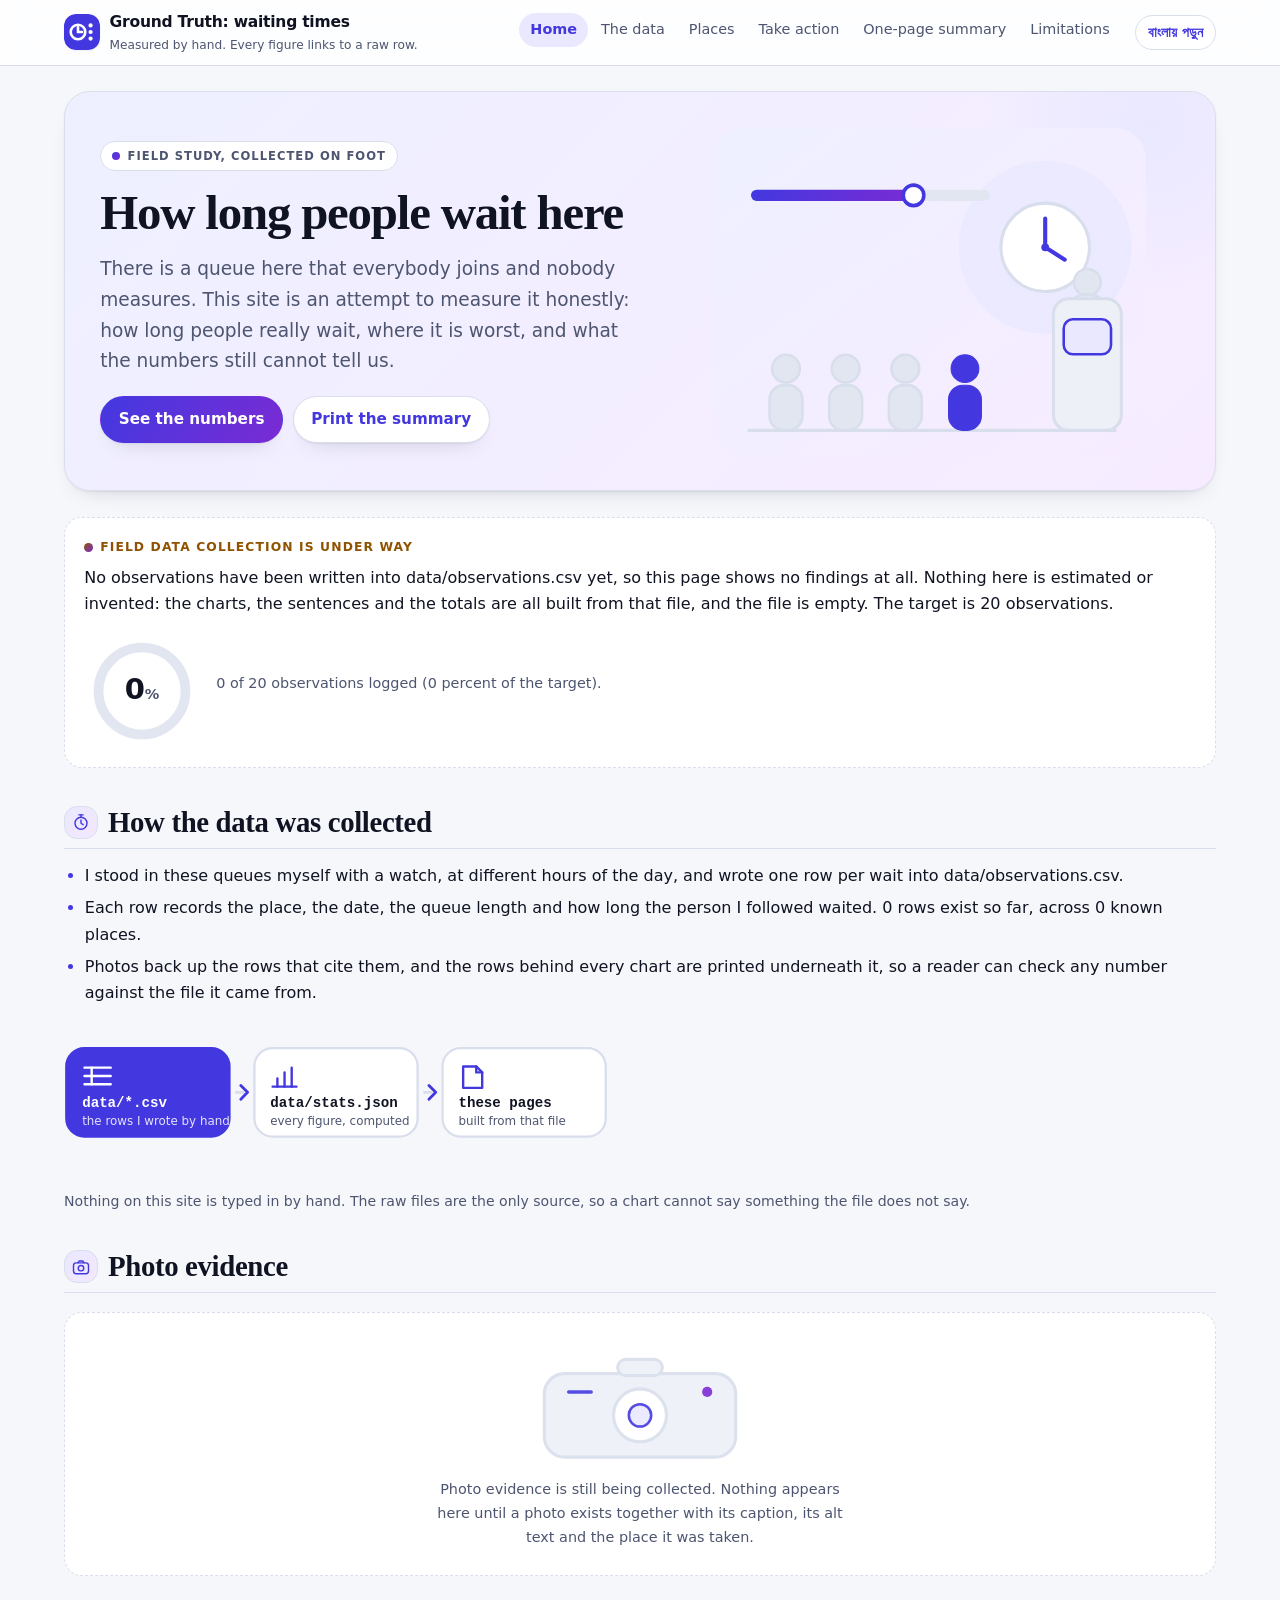
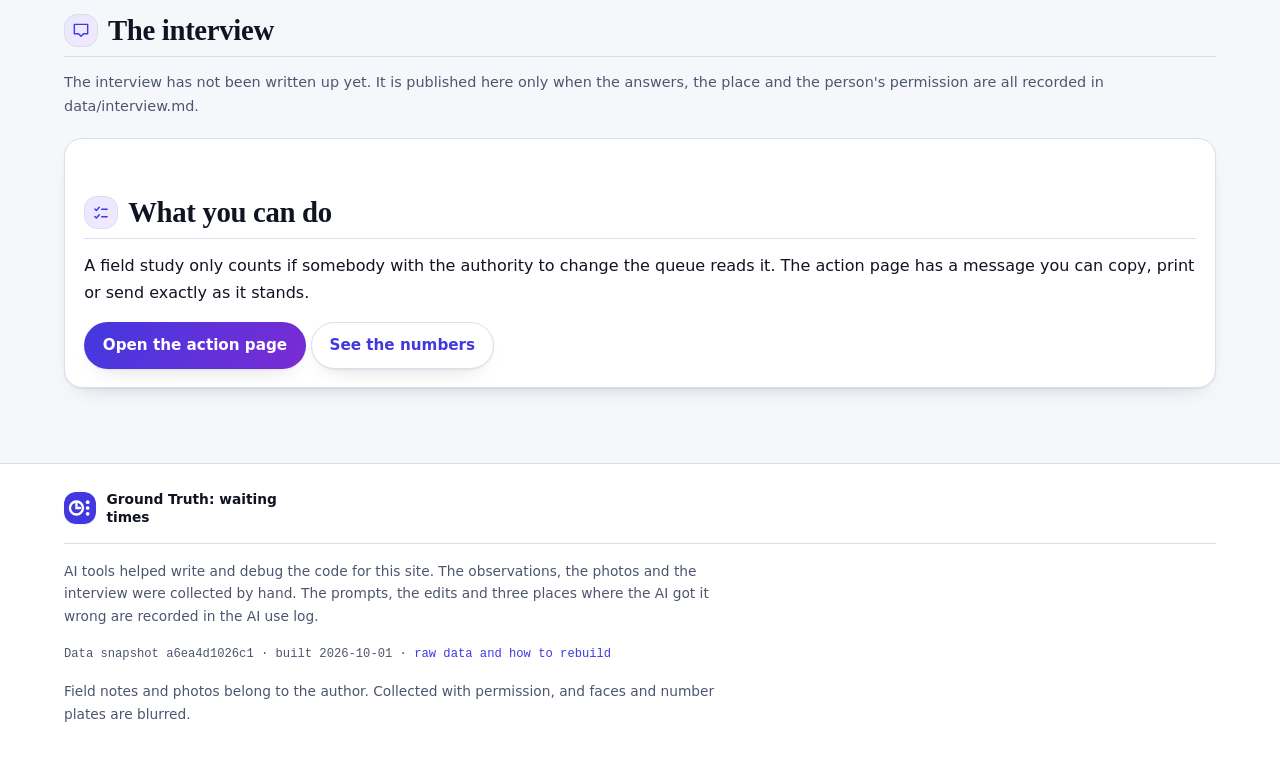
<file: index.html>
<!DOCTYPE html>
<html lang="en" data-snapshot="a6ea4d1026c1">
<head>
<meta charset="utf-8">
<meta name="viewport" content="width=device-width, initial-scale=1">
<title>How long people wait here — Ground Truth Project</title>
<meta name="description" content="A hand-collected study of waiting times: how long people really wait, where it is worst, and what the data cannot prove.">
<meta name="data-snapshot" content="a6ea4d1026c195d65d1f469eca3ade09df37994350f4383d46510299c9e493bd">
<meta name="generator" content="tools/build.py — built 2026-10-01 18:33 UTC from data/*.csv">
<link rel="stylesheet" href="assets/site.css">
</head>
<body>
<a class="skip-link" href="#main">Skip to the content</a>
<header class="site-header"><div class="wrap"><a class="brand" href="index.html"><svg class="brand-mark" viewBox="0 0 36 36" width="36" height="36" aria-hidden="true" focusable="false"><rect class="bm-plate" x="0" y="0" width="36" height="36" rx="11"/><circle class="bm-face" cx="14" cy="18" r="7.3"/><path class="bm-hand" d="M14 13.2V18h4.1"/><circle class="bm-dot" cx="26.6" cy="11.4" r="2.1"/><circle class="bm-dot" cx="26.6" cy="18" r="2.1"/><circle class="bm-dot" cx="26.6" cy="24.6" r="2.1"/></svg><span class="brand-text"><strong>Ground Truth: waiting times</strong><span>Measured by hand. Every figure links to a raw row.</span></span></a><nav class="site-nav" aria-label="Pages"><ul><li><a href="index.html" aria-current="page">Home</a></li><li><a href="data.html">The data</a></li><li><a href="map.html">Places</a></li><li><a href="action.html">Take action</a></li><li><a href="summary.html">One-page summary</a></li><li><a href="limitations.html">Limitations</a></li></ul></nav><p class="lang-switch"><a href="bn/index.html" hreflang="bn" lang="bn" title="Switch to the Bangla version of this page">বাংলায় পড়ুন</a></p></div></header>
<main id="main" class="wrap">
<section class="hero"><div class="hero-copy"><p class="kicker">Field study, collected on foot</p><h1>How long people wait here</h1><p class="lede">There is a queue here that everybody joins and nobody measures. This site is an attempt to measure it honestly: how long people really wait, where it is worst, and what the numbers still cannot tell us.</p><p class="hero-actions"><a class="button" href="data.html">See the numbers</a> <a class="button secondary" href="summary.html">Print the summary</a></p></div><div class="hero-art"><svg class="art art-hero" viewBox="0 0 420 320" preserveAspectRatio="xMidYMid meet" aria-hidden="true" focusable="false"><defs><linearGradient id="hero-panel" x1="0" y1="0" x2="1" y2="1"><stop class="gs-wash-a" offset="0"/><stop class="gs-wash-b" offset="1"/></linearGradient><linearGradient id="hero-track" x1="0" y1="0" x2="1" y2="0"><stop class="gs-a" offset="0"/><stop class="gs-b" offset="1"/></linearGradient></defs><rect class="hs-panel" x="0" y="0" width="420" height="320" rx="30" style="fill:url(#hero-panel)"/><circle class="hs-halo" cx="322" cy="116" r="84"/><path class="hs-floor" d="M34 294h356"/><rect class="hs-track" x="36" y="60" width="232" height="11" rx="5.5"/><rect class="hs-track-fill" x="36" y="60" width="158" height="11" rx="5.5" style="fill:url(#hero-track)"/><circle class="hs-track-dot" cx="194" cy="65.5" r="10"/><circle class="hs-clock" cx="322" cy="116" r="43"/><path class="hs-hand" d="M322 88v28l19 12"/><circle class="hs-pin" cx="322" cy="116" r="3.8"/><circle class="hs-staff-head" cx="363" cy="150" r="13"/><rect class="hs-staff-body" x="346" y="162" width="34" height="40" rx="14"/><rect class="hs-counter" x="330" y="166" width="66" height="128" rx="15"/><rect class="hs-window" x="340" y="186" width="46" height="34" rx="9"/><circle class="hs-person-head" cx="70" cy="234" r="13.5"/><rect class="hs-person-body" x="54" y="250" width="32" height="44" rx="14"/><circle class="hs-person-head" cx="128" cy="234" r="13.5"/><rect class="hs-person-body" x="112" y="250" width="32" height="44" rx="14"/><circle class="hs-person-head" cx="186" cy="234" r="13.5"/><rect class="hs-person-body" x="170" y="250" width="32" height="44" rx="14"/><circle class="hs-person-front-head" cx="244" cy="234" r="13.5"/><rect class="hs-person-front-body" x="228" y="250" width="32" height="44" rx="14"/></svg></div></section>
<section class="card empty-state"><p class="card-title">Field data collection is under way</p><p>No observations have been written into data/observations.csv yet, so this page shows no findings at all. Nothing here is estimated or invented: the charts, the sentences and the totals are all built from that file, and the file is empty. The target is 20 observations.</p><div class="meter"><div class="meter-ring"><svg class="art art-meter" viewBox="0 0 120 120" width="116" height="116" role="img" aria-label="0 of 20 observations logged" focusable="false"><defs><linearGradient id="meter-ring" x1="0" y1="0" x2="1" y2="1"><stop class="gs-a" offset="0"/><stop class="gs-b" offset="1"/></linearGradient></defs><circle class="am-track" cx="60" cy="60" r="45"/><circle class="am-arc" cx="60" cy="60" r="45" transform="rotate(-90 60 60)" stroke-dasharray="282.7" stroke-dashoffset="282.7" style="stroke:url(#meter-ring)"/><text class="am-value" x="60" y="68" text-anchor="middle">0<tspan class="am-pct">%</tspan></text></svg></div><p class="note meter-copy">0 of 20 observations logged (0 percent of the target).</p></div></section>
<h2 class="section"><span class="ico-chip" aria-hidden="true"><svg class="ico" viewBox="0 0 24 24" width="20" height="20" aria-hidden="true" focusable="false" fill="none" stroke="currentColor" stroke-width="1.7" stroke-linecap="round" stroke-linejoin="round"><circle cx="12" cy="13.5" r="7.2"/><path d="M12 9.6v3.9l2.6 1.6"/><path d="M9.4 3.4h5.2"/><path d="M12 3.4v2.9"/></svg></span><span>How the data was collected</span></h2>
<ul><li>I stood in these queues myself with a watch, at different hours of the day, and wrote one row per wait into data/observations.csv.</li><li>Each row records the place, the date, the queue length and how long the person I followed waited. 0 rows exist so far, across 0 known places.</li><li>Photos back up the rows that cite them, and the rows behind every chart are printed underneath it, so a reader can check any number against the file it came from.</li></ul>
<figure><svg class="art art-flow" viewBox="0 0 480 132" preserveAspectRatio="xMidYMid meet" role="img" aria-labelledby="flow-t flow-d" focusable="false"><title id="flow-t">How a raw row becomes a sentence on this page</title><desc id="flow-d">A diagram in three steps: the raw comma-separated files that hold the rows I wrote by hand, then the generated file of computed figures, then the pages built from that file.</desc><g class="flow-node-group accent"><rect class="flow-node flow-node-accent" x="2" y="16" width="144" height="78" rx="16"/><g class="flow-glyph" transform="translate(16,29) scale(1.05)"><path d="M2 4h22M2 11h22M2 18h22"/><path d="M8 4v14"/></g><text class="flow-label-strong" x="16" y="68">data/*.csv</text><text class="flow-sub" x="16" y="84">the rows I wrote by hand</text></g><path class="flow-arrow" d="M151 55h8"/><path class="flow-arrow-head" d="M156 49l6 6-6 6"/><g class="flow-node-group"><rect class="flow-node" x="168" y="16" width="144" height="78" rx="16"/><g class="flow-glyph" transform="translate(182,29) scale(1.05)"><path d="M2 20h20"/><path d="M6 20v-7M12 20V8M18 20V4"/></g><text class="flow-label" x="182" y="68">data/stats.json</text><text class="flow-sub" x="182" y="84">every figure, computed</text></g><path class="flow-arrow" d="M317 55h8"/><path class="flow-arrow-head" d="M322 49l6 6-6 6"/><g class="flow-node-group"><rect class="flow-node" x="334" y="16" width="144" height="78" rx="16"/><g class="flow-glyph" transform="translate(348,29) scale(1.05)"><path d="M4 3h11l5 5v13H4z"/><path d="M15 3v5h5"/></g><text class="flow-label" x="348" y="68">these pages</text><text class="flow-sub" x="348" y="84">built from that file</text></g></svg><figcaption>Nothing on this site is typed in by hand. The raw files are the only source, so a chart cannot say something the file does not say.</figcaption></figure>
<h2 class="section"><span class="ico-chip" aria-hidden="true"><svg class="ico" viewBox="0 0 24 24" width="20" height="20" aria-hidden="true" focusable="false" fill="none" stroke="currentColor" stroke-width="1.7" stroke-linecap="round" stroke-linejoin="round"><rect x="3" y="7" width="18" height="13" rx="3.2"/><path d="M8.4 7l1.3-2.2h4.6L15.6 7"/><circle cx="12" cy="13.4" r="3.3"/></svg></span><span>Photo evidence</span></h2>
<section class="card empty-state evidence-empty"><div class="art-empty" aria-hidden="true"><svg class="art art-empty" viewBox="0 0 220 132" preserveAspectRatio="xMidYMid meet" aria-hidden="true" focusable="false"><rect class="ea-body" x="16" y="34" width="188" height="82" rx="20"/><rect class="ea-bump" x="88" y="20" width="44" height="16" rx="8"/><circle class="ea-lens" cx="110" cy="75" r="26"/><circle class="ea-lens-inner" cx="110" cy="75" r="11"/><circle class="ea-dot" cx="176" cy="52" r="5"/><path class="ea-flash" d="M40 52h22"/></svg></div><p class="note">Photo evidence is still being collected. Nothing appears here until a photo exists together with its caption, its alt text and the place it was taken.</p></section>
<h2 class="section"><span class="ico-chip" aria-hidden="true"><svg class="ico" viewBox="0 0 24 24" width="20" height="20" aria-hidden="true" focusable="false" fill="none" stroke="currentColor" stroke-width="1.7" stroke-linecap="round" stroke-linejoin="round"><path d="M20 5.2H4v11.2h5l3 3.2 3-3.2h5z"/></svg></span><span>The interview</span></h2>
<p class="note">The interview has not been written up yet. It is published here only when the answers, the place and the person's permission are all recorded in data/interview.md.</p>
<section class="card"><h2 class="section"><span class="ico-chip" aria-hidden="true"><svg class="ico" viewBox="0 0 24 24" width="20" height="20" aria-hidden="true" focusable="false" fill="none" stroke="currentColor" stroke-width="1.7" stroke-linecap="round" stroke-linejoin="round"><path d="M4.6 7.1l1.9 1.9 3.4-4"/><path d="M4.6 16.1l1.9 1.9 3.4-4"/><path d="M12.8 7.4h6.6"/><path d="M12.8 16.4h6.6"/></svg></span><span>What you can do</span></h2><p>A field study only counts if somebody with the authority to change the queue reads it. The action page has a message you can copy, print or send exactly as it stands.</p><p><a class="button" href="action.html">Open the action page</a> <a class="button secondary" href="data.html">See the numbers</a></p></section>
</main>
<footer class="site-footer"><div class="wrap"><div class="footer-top"><div class="footer-brand"><svg class="brand-mark" viewBox="0 0 36 36" width="32" height="32" aria-hidden="true" focusable="false"><rect class="bm-plate" x="0" y="0" width="36" height="36" rx="11"/><circle class="bm-face" cx="14" cy="18" r="7.3"/><path class="bm-hand" d="M14 13.2V18h4.1"/><circle class="bm-dot" cx="26.6" cy="11.4" r="2.1"/><circle class="bm-dot" cx="26.6" cy="18" r="2.1"/><circle class="bm-dot" cx="26.6" cy="24.6" r="2.1"/></svg><span>Ground Truth: waiting times</span></div></div><p>AI tools helped write and debug the code for this site. The observations, the photos and the interview were collected by hand. The prompts, the edits and three places where the AI got it wrong are recorded in the AI use log.</p><p class="fingerprint">Data snapshot <code>a6ea4d1026c1</code> · built 2026-10-01 · <a href="data.html">raw data and how to rebuild</a></p><p>Field notes and photos belong to the author. Collected with permission, and faces and number plates are blurred.</p></div></footer>
<script src="assets/app.js" defer></script>
</body>
</html>
</file>
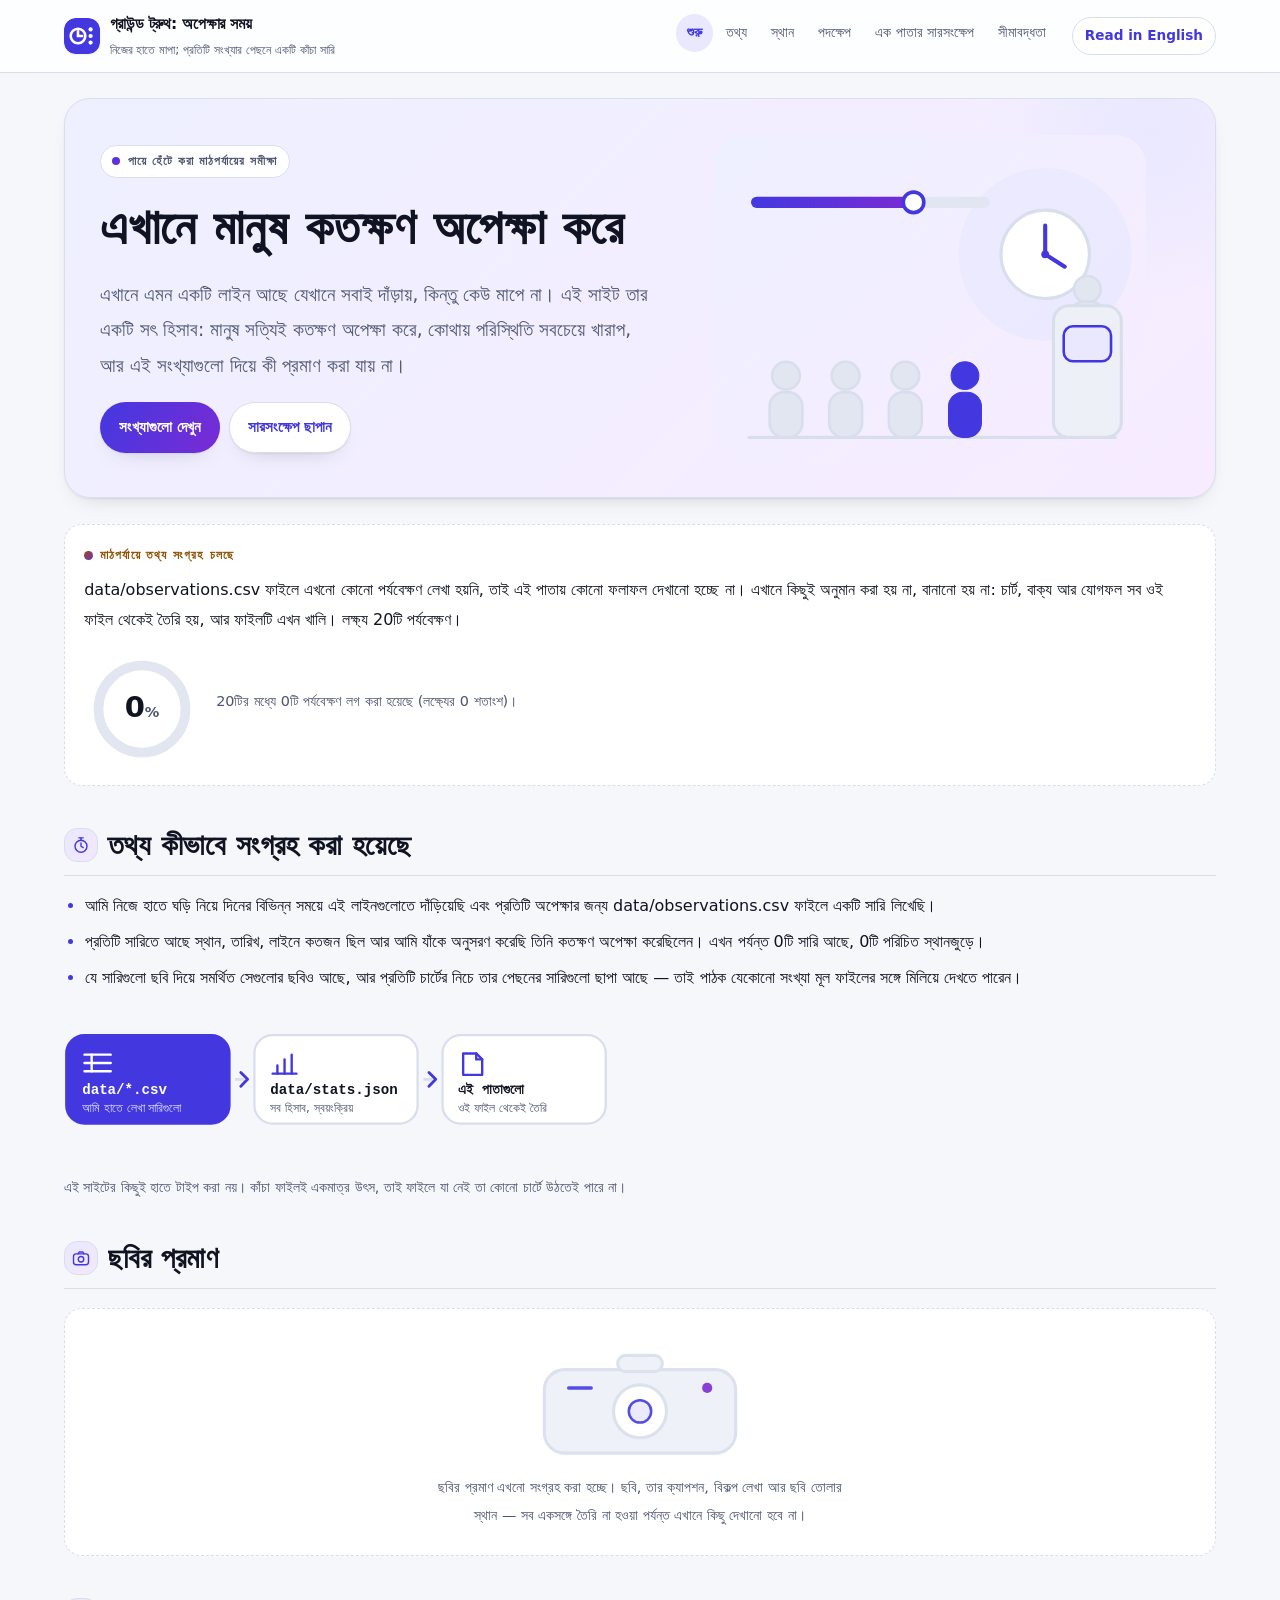
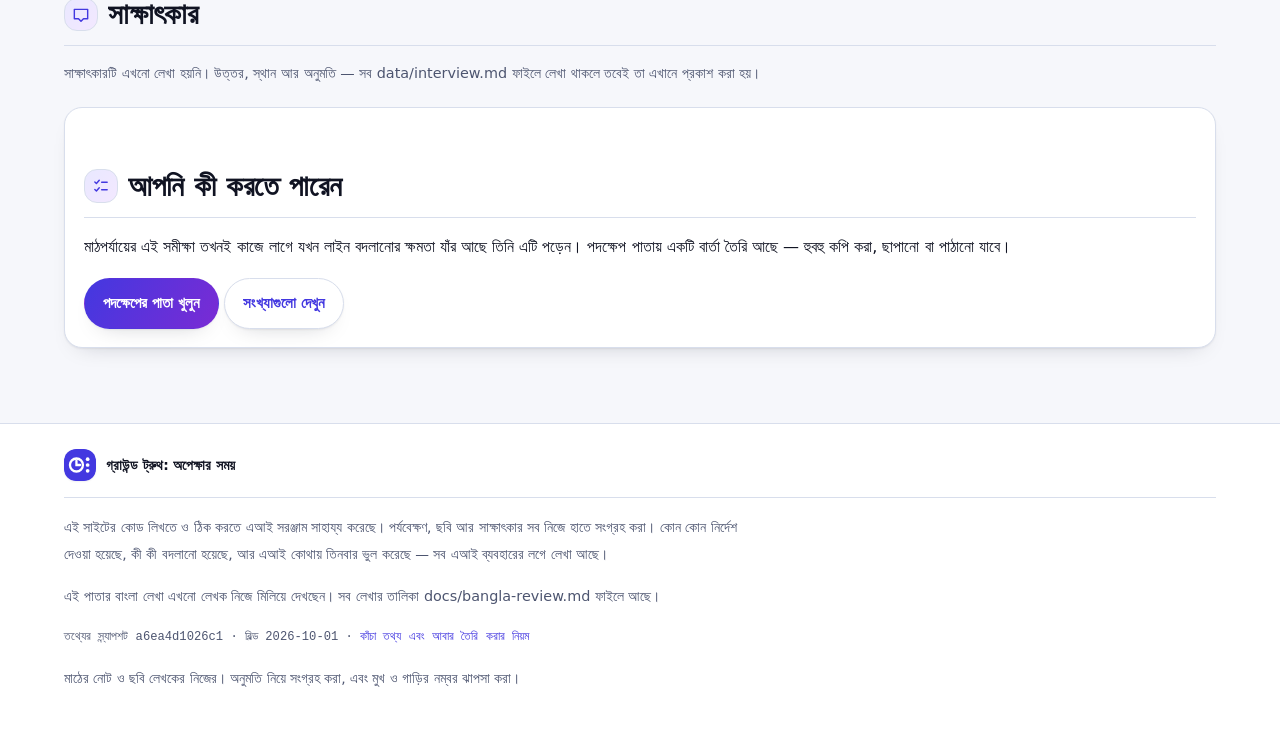
<file: bn/index.html>
<!DOCTYPE html>
<html lang="bn" data-snapshot="a6ea4d1026c1">
<head>
<meta charset="utf-8">
<meta name="viewport" content="width=device-width, initial-scale=1">
<title>এখানে মানুষ কতক্ষণ অপেক্ষা করে — গ্রাউন্ড ট্রুথ প্রকল্প</title>
<meta name="description" content="হাতে সংগ্রহ করা অপেক্ষার সময়ের সমীক্ষা: মানুষ সত্যিই কতক্ষণ অপেক্ষা করে, কোথায় সবচেয়ে খারাপ, আর তথ্য কী প্রমাণ করতে পারে না।">
<meta name="data-snapshot" content="a6ea4d1026c195d65d1f469eca3ade09df37994350f4383d46510299c9e493bd">
<meta name="generator" content="tools/build.py — built 2026-10-01 18:33 UTC from data/*.csv">
<link rel="stylesheet" href="../assets/site.css">
</head>
<body>
<a class="skip-link" href="#main">সরাসরি মূল অংশে যান</a>
<header class="site-header"><div class="wrap"><a class="brand" href="../bn/index.html"><svg class="brand-mark" viewBox="0 0 36 36" width="36" height="36" aria-hidden="true" focusable="false"><rect class="bm-plate" x="0" y="0" width="36" height="36" rx="11"/><circle class="bm-face" cx="14" cy="18" r="7.3"/><path class="bm-hand" d="M14 13.2V18h4.1"/><circle class="bm-dot" cx="26.6" cy="11.4" r="2.1"/><circle class="bm-dot" cx="26.6" cy="18" r="2.1"/><circle class="bm-dot" cx="26.6" cy="24.6" r="2.1"/></svg><span class="brand-text"><strong>গ্রাউন্ড ট্রুথ: অপেক্ষার সময়</strong><span>নিজের হাতে মাপা; প্রতিটি সংখ্যার পেছনে একটি কাঁচা সারি</span></span></a><nav class="site-nav" aria-label="পাতাগুলো"><ul><li><a href="../bn/index.html" aria-current="page">শুরু</a></li><li><a href="../bn/data.html">তথ্য</a></li><li><a href="../bn/map.html">স্থান</a></li><li><a href="../bn/action.html">পদক্ষেপ</a></li><li><a href="../bn/summary.html">এক পাতার সারসংক্ষেপ</a></li><li><a href="../bn/limitations.html">সীমাবদ্ধতা</a></li></ul></nav><p class="lang-switch"><a href="../index.html" hreflang="en" lang="en" title="Read this page in English">Read in English</a></p></div></header>
<main id="main" class="wrap">
<section class="hero"><div class="hero-copy"><p class="kicker">পায়ে হেঁটে করা মাঠপর্যায়ের সমীক্ষা</p><h1>এখানে মানুষ কতক্ষণ অপেক্ষা করে</h1><p class="lede">এখানে এমন একটি লাইন আছে যেখানে সবাই দাঁড়ায়, কিন্তু কেউ মাপে না। এই সাইট তার একটি সৎ হিসাব: মানুষ সত্যিই কতক্ষণ অপেক্ষা করে, কোথায় পরিস্থিতি সবচেয়ে খারাপ, আর এই সংখ্যাগুলো দিয়ে কী প্রমাণ করা যায় না।</p><p class="hero-actions"><a class="button" href="../bn/data.html">সংখ্যাগুলো দেখুন</a> <a class="button secondary" href="../bn/summary.html">সারসংক্ষেপ ছাপান</a></p></div><div class="hero-art"><svg class="art art-hero" viewBox="0 0 420 320" preserveAspectRatio="xMidYMid meet" aria-hidden="true" focusable="false"><defs><linearGradient id="hero-panel" x1="0" y1="0" x2="1" y2="1"><stop class="gs-wash-a" offset="0"/><stop class="gs-wash-b" offset="1"/></linearGradient><linearGradient id="hero-track" x1="0" y1="0" x2="1" y2="0"><stop class="gs-a" offset="0"/><stop class="gs-b" offset="1"/></linearGradient></defs><rect class="hs-panel" x="0" y="0" width="420" height="320" rx="30" style="fill:url(#hero-panel)"/><circle class="hs-halo" cx="322" cy="116" r="84"/><path class="hs-floor" d="M34 294h356"/><rect class="hs-track" x="36" y="60" width="232" height="11" rx="5.5"/><rect class="hs-track-fill" x="36" y="60" width="158" height="11" rx="5.5" style="fill:url(#hero-track)"/><circle class="hs-track-dot" cx="194" cy="65.5" r="10"/><circle class="hs-clock" cx="322" cy="116" r="43"/><path class="hs-hand" d="M322 88v28l19 12"/><circle class="hs-pin" cx="322" cy="116" r="3.8"/><circle class="hs-staff-head" cx="363" cy="150" r="13"/><rect class="hs-staff-body" x="346" y="162" width="34" height="40" rx="14"/><rect class="hs-counter" x="330" y="166" width="66" height="128" rx="15"/><rect class="hs-window" x="340" y="186" width="46" height="34" rx="9"/><circle class="hs-person-head" cx="70" cy="234" r="13.5"/><rect class="hs-person-body" x="54" y="250" width="32" height="44" rx="14"/><circle class="hs-person-head" cx="128" cy="234" r="13.5"/><rect class="hs-person-body" x="112" y="250" width="32" height="44" rx="14"/><circle class="hs-person-head" cx="186" cy="234" r="13.5"/><rect class="hs-person-body" x="170" y="250" width="32" height="44" rx="14"/><circle class="hs-person-front-head" cx="244" cy="234" r="13.5"/><rect class="hs-person-front-body" x="228" y="250" width="32" height="44" rx="14"/></svg></div></section>
<section class="card empty-state"><p class="card-title">মাঠপর্যায়ে তথ্য সংগ্রহ চলছে</p><p>data/observations.csv ফাইলে এখনো কোনো পর্যবেক্ষণ লেখা হয়নি, তাই এই পাতায় কোনো ফলাফল দেখানো হচ্ছে না। এখানে কিছুই অনুমান করা হয় না, বানানো হয় না: চার্ট, বাক্য আর যোগফল সব ওই ফাইল থেকেই তৈরি হয়, আর ফাইলটি এখন খালি। লক্ষ্য 20টি পর্যবেক্ষণ।</p><div class="meter"><div class="meter-ring"><svg class="art art-meter" viewBox="0 0 120 120" width="116" height="116" role="img" aria-label="20টির মধ্যে 0টি পর্যবেক্ষণ লগ করা হয়েছে" focusable="false"><defs><linearGradient id="meter-ring" x1="0" y1="0" x2="1" y2="1"><stop class="gs-a" offset="0"/><stop class="gs-b" offset="1"/></linearGradient></defs><circle class="am-track" cx="60" cy="60" r="45"/><circle class="am-arc" cx="60" cy="60" r="45" transform="rotate(-90 60 60)" stroke-dasharray="282.7" stroke-dashoffset="282.7" style="stroke:url(#meter-ring)"/><text class="am-value" x="60" y="68" text-anchor="middle">0<tspan class="am-pct">%</tspan></text></svg></div><p class="note meter-copy">20টির মধ্যে 0টি পর্যবেক্ষণ লগ করা হয়েছে (লক্ষ্যের 0 শতাংশ)।</p></div></section>
<h2 class="section"><span class="ico-chip" aria-hidden="true"><svg class="ico" viewBox="0 0 24 24" width="20" height="20" aria-hidden="true" focusable="false" fill="none" stroke="currentColor" stroke-width="1.7" stroke-linecap="round" stroke-linejoin="round"><circle cx="12" cy="13.5" r="7.2"/><path d="M12 9.6v3.9l2.6 1.6"/><path d="M9.4 3.4h5.2"/><path d="M12 3.4v2.9"/></svg></span><span>তথ্য কীভাবে সংগ্রহ করা হয়েছে</span></h2>
<ul><li>আমি নিজে হাতে ঘড়ি নিয়ে দিনের বিভিন্ন সময়ে এই লাইনগুলোতে দাঁড়িয়েছি এবং প্রতিটি অপেক্ষার জন্য data/observations.csv ফাইলে একটি সারি লিখেছি।</li><li>প্রতিটি সারিতে আছে স্থান, তারিখ, লাইনে কতজন ছিল আর আমি যাঁকে অনুসরণ করেছি তিনি কতক্ষণ অপেক্ষা করেছিলেন। এখন পর্যন্ত 0টি সারি আছে, 0টি পরিচিত স্থানজুড়ে।</li><li>যে সারিগুলো ছবি দিয়ে সমর্থিত সেগুলোর ছবিও আছে, আর প্রতিটি চার্টের নিচে তার পেছনের সারিগুলো ছাপা আছে — তাই পাঠক যেকোনো সংখ্যা মূল ফাইলের সঙ্গে মিলিয়ে দেখতে পারেন।</li></ul>
<figure><svg class="art art-flow" viewBox="0 0 480 132" preserveAspectRatio="xMidYMid meet" role="img" aria-labelledby="flow-t flow-d" focusable="false"><title id="flow-t">একটি কাঁচা সারি থেকে এই পাতার বাক্য কীভাবে তৈরি হয়</title><desc id="flow-d">তিন ধাপের ছবি: প্রথমে আমি হাতে লেখা সারিগুলো যে কাঁচা ফাইলে থাকে, তারপর হিসাব করা সংখ্যার তৈরি ফাইল, শেষে সেটি থেকে তৈরি এই পাতাগুলো।</desc><g class="flow-node-group accent"><rect class="flow-node flow-node-accent" x="2" y="16" width="144" height="78" rx="16"/><g class="flow-glyph" transform="translate(16,29) scale(1.05)"><path d="M2 4h22M2 11h22M2 18h22"/><path d="M8 4v14"/></g><text class="flow-label-strong" x="16" y="68">data/*.csv</text><text class="flow-sub" x="16" y="84">আমি হাতে লেখা সারিগুলো</text></g><path class="flow-arrow" d="M151 55h8"/><path class="flow-arrow-head" d="M156 49l6 6-6 6"/><g class="flow-node-group"><rect class="flow-node" x="168" y="16" width="144" height="78" rx="16"/><g class="flow-glyph" transform="translate(182,29) scale(1.05)"><path d="M2 20h20"/><path d="M6 20v-7M12 20V8M18 20V4"/></g><text class="flow-label" x="182" y="68">data/stats.json</text><text class="flow-sub" x="182" y="84">সব হিসাব, স্বয়ংক্রিয়</text></g><path class="flow-arrow" d="M317 55h8"/><path class="flow-arrow-head" d="M322 49l6 6-6 6"/><g class="flow-node-group"><rect class="flow-node" x="334" y="16" width="144" height="78" rx="16"/><g class="flow-glyph" transform="translate(348,29) scale(1.05)"><path d="M4 3h11l5 5v13H4z"/><path d="M15 3v5h5"/></g><text class="flow-label" x="348" y="68">এই পাতাগুলো</text><text class="flow-sub" x="348" y="84">ওই ফাইল থেকেই তৈরি</text></g></svg><figcaption>এই সাইটের কিছুই হাতে টাইপ করা নয়। কাঁচা ফাইলই একমাত্র উৎস, তাই ফাইলে যা নেই তা কোনো চার্টে উঠতেই পারে না।</figcaption></figure>
<h2 class="section"><span class="ico-chip" aria-hidden="true"><svg class="ico" viewBox="0 0 24 24" width="20" height="20" aria-hidden="true" focusable="false" fill="none" stroke="currentColor" stroke-width="1.7" stroke-linecap="round" stroke-linejoin="round"><rect x="3" y="7" width="18" height="13" rx="3.2"/><path d="M8.4 7l1.3-2.2h4.6L15.6 7"/><circle cx="12" cy="13.4" r="3.3"/></svg></span><span>ছবির প্রমাণ</span></h2>
<section class="card empty-state evidence-empty"><div class="art-empty" aria-hidden="true"><svg class="art art-empty" viewBox="0 0 220 132" preserveAspectRatio="xMidYMid meet" aria-hidden="true" focusable="false"><rect class="ea-body" x="16" y="34" width="188" height="82" rx="20"/><rect class="ea-bump" x="88" y="20" width="44" height="16" rx="8"/><circle class="ea-lens" cx="110" cy="75" r="26"/><circle class="ea-lens-inner" cx="110" cy="75" r="11"/><circle class="ea-dot" cx="176" cy="52" r="5"/><path class="ea-flash" d="M40 52h22"/></svg></div><p class="note">ছবির প্রমাণ এখনো সংগ্রহ করা হচ্ছে। ছবি, তার ক্যাপশন, বিকল্প লেখা আর ছবি তোলার স্থান — সব একসঙ্গে তৈরি না হওয়া পর্যন্ত এখানে কিছু দেখানো হবে না।</p></section>
<h2 class="section"><span class="ico-chip" aria-hidden="true"><svg class="ico" viewBox="0 0 24 24" width="20" height="20" aria-hidden="true" focusable="false" fill="none" stroke="currentColor" stroke-width="1.7" stroke-linecap="round" stroke-linejoin="round"><path d="M20 5.2H4v11.2h5l3 3.2 3-3.2h5z"/></svg></span><span>সাক্ষাৎকার</span></h2>
<p class="note">সাক্ষাৎকারটি এখনো লেখা হয়নি। উত্তর, স্থান আর অনুমতি — সব data/interview.md ফাইলে লেখা থাকলে তবেই তা এখানে প্রকাশ করা হয়।</p>
<section class="card"><h2 class="section"><span class="ico-chip" aria-hidden="true"><svg class="ico" viewBox="0 0 24 24" width="20" height="20" aria-hidden="true" focusable="false" fill="none" stroke="currentColor" stroke-width="1.7" stroke-linecap="round" stroke-linejoin="round"><path d="M4.6 7.1l1.9 1.9 3.4-4"/><path d="M4.6 16.1l1.9 1.9 3.4-4"/><path d="M12.8 7.4h6.6"/><path d="M12.8 16.4h6.6"/></svg></span><span>আপনি কী করতে পারেন</span></h2><p>মাঠপর্যায়ের এই সমীক্ষা তখনই কাজে লাগে যখন লাইন বদলানোর ক্ষমতা যাঁর আছে তিনি এটি পড়েন। পদক্ষেপ পাতায় একটি বার্তা তৈরি আছে — হুবহু কপি করা, ছাপানো বা পাঠানো যাবে।</p><p><a class="button" href="../bn/action.html">পদক্ষেপের পাতা খুলুন</a> <a class="button secondary" href="../bn/data.html">সংখ্যাগুলো দেখুন</a></p></section>
</main>
<footer class="site-footer" data-bn-review="pending"><div class="wrap"><div class="footer-top"><div class="footer-brand"><svg class="brand-mark" viewBox="0 0 36 36" width="32" height="32" aria-hidden="true" focusable="false"><rect class="bm-plate" x="0" y="0" width="36" height="36" rx="11"/><circle class="bm-face" cx="14" cy="18" r="7.3"/><path class="bm-hand" d="M14 13.2V18h4.1"/><circle class="bm-dot" cx="26.6" cy="11.4" r="2.1"/><circle class="bm-dot" cx="26.6" cy="18" r="2.1"/><circle class="bm-dot" cx="26.6" cy="24.6" r="2.1"/></svg><span>গ্রাউন্ড ট্রুথ: অপেক্ষার সময়</span></div></div><p>এই সাইটের কোড লিখতে ও ঠিক করতে এআই সরঞ্জাম সাহায্য করেছে। পর্যবেক্ষণ, ছবি আর সাক্ষাৎকার সব নিজে হাতে সংগ্রহ করা। কোন কোন নির্দেশ দেওয়া হয়েছে, কী কী বদলানো হয়েছে, আর এআই কোথায় তিনবার ভুল করেছে — সব এআই ব্যবহারের লগে লেখা আছে।</p><p class="note">এই পাতার বাংলা লেখা এখনো লেখক নিজে মিলিয়ে দেখছেন। সব লেখার তালিকা docs/bangla-review.md ফাইলে আছে।</p><p class="fingerprint">তথ্যের স্ন্যাপশট <code>a6ea4d1026c1</code> · বিল্ড 2026-10-01 · <a href="../bn/data.html">কাঁচা তথ্য এবং আবার তৈরি করার নিয়ম</a></p><p>মাঠের নোট ও ছবি লেখকের নিজের। অনুমতি নিয়ে সংগ্রহ করা, এবং মুখ ও গাড়ির নম্বর ঝাপসা করা।</p></div></footer>
<script src="../assets/app.js" defer></script>
</body>
</html>
</file>
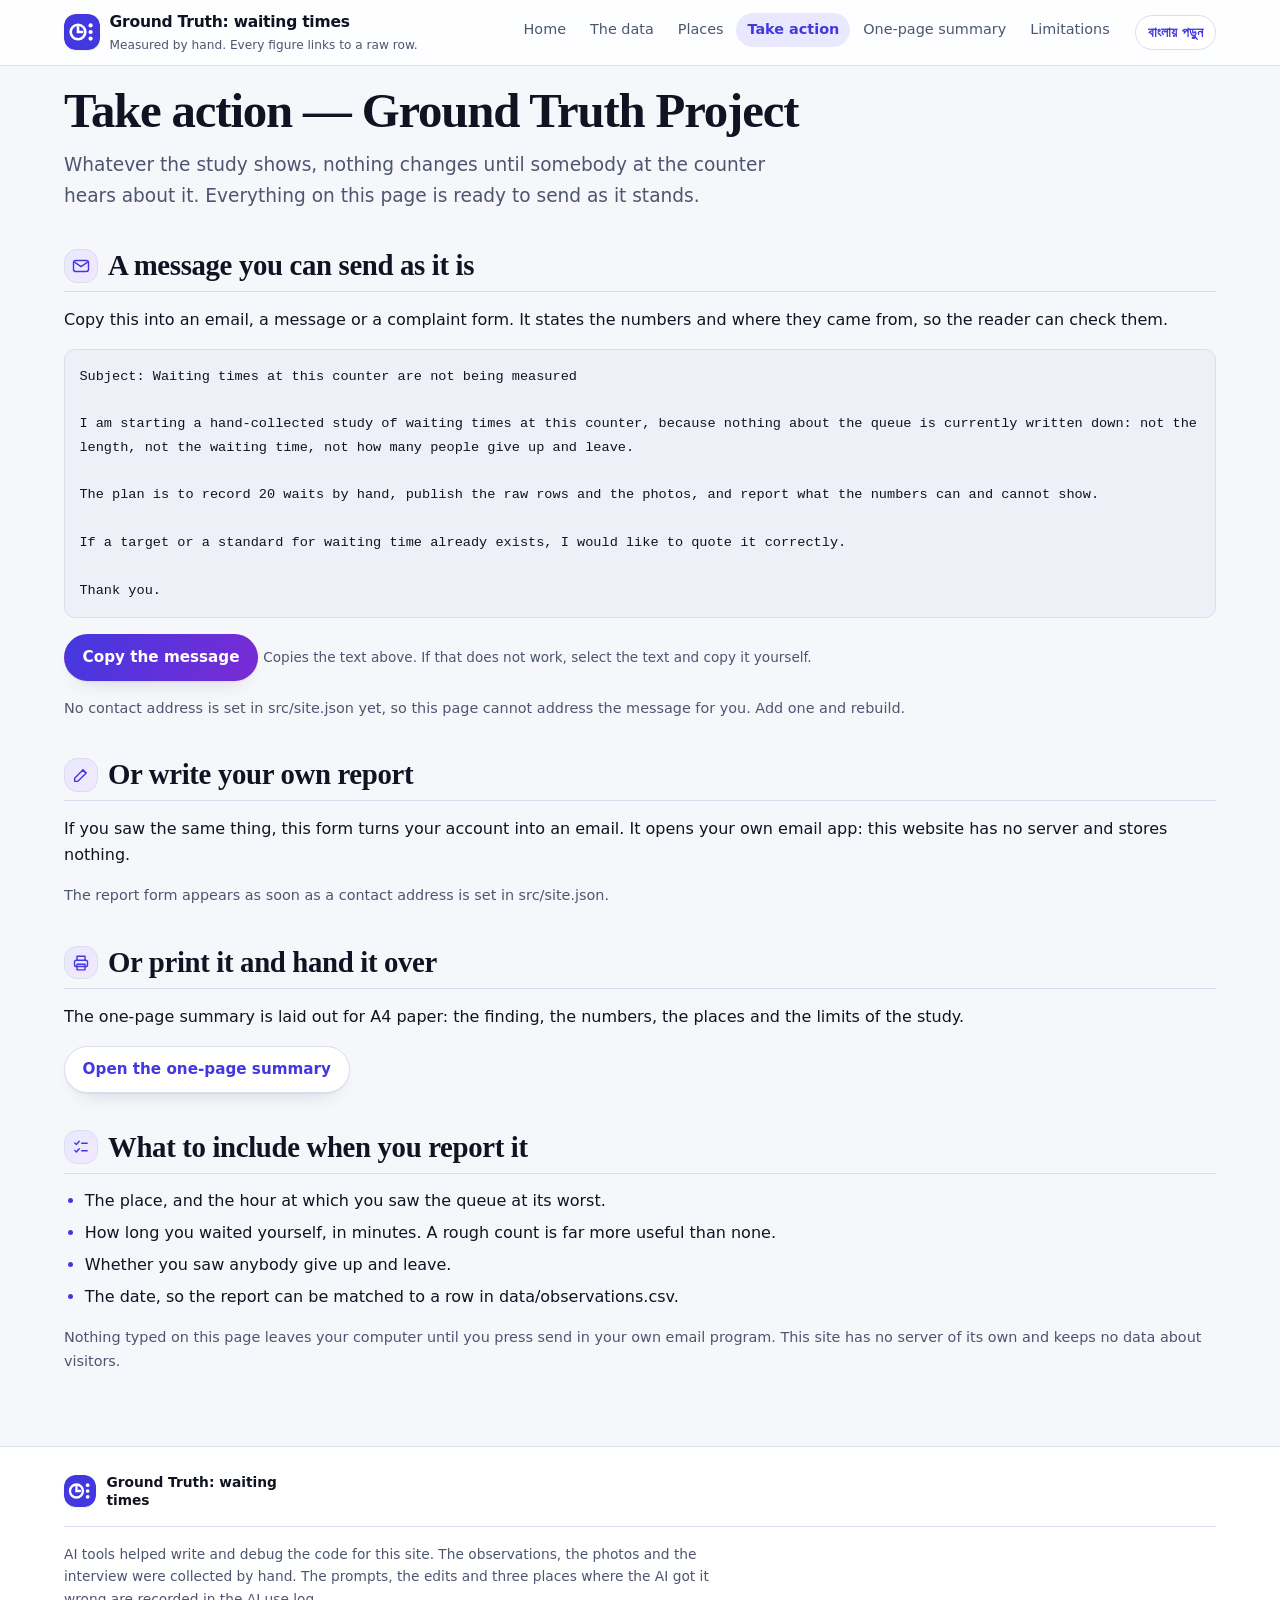
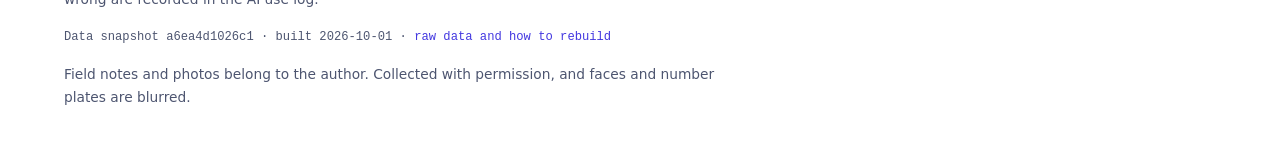
<file: action.html>
<!DOCTYPE html>
<html lang="en" data-snapshot="a6ea4d1026c1">
<head>
<meta charset="utf-8">
<meta name="viewport" content="width=device-width, initial-scale=1">
<title>Take action — Ground Truth Project</title>
<meta name="description" content="A prepared message, a printable one-page summary and a report form that opens your own email app.">
<meta name="data-snapshot" content="a6ea4d1026c195d65d1f469eca3ade09df37994350f4383d46510299c9e493bd">
<meta name="generator" content="tools/build.py — built 2026-10-01 18:33 UTC from data/*.csv">
<link rel="stylesheet" href="assets/site.css">
</head>
<body>
<a class="skip-link" href="#main">Skip to the content</a>
<header class="site-header"><div class="wrap"><a class="brand" href="index.html"><svg class="brand-mark" viewBox="0 0 36 36" width="36" height="36" aria-hidden="true" focusable="false"><rect class="bm-plate" x="0" y="0" width="36" height="36" rx="11"/><circle class="bm-face" cx="14" cy="18" r="7.3"/><path class="bm-hand" d="M14 13.2V18h4.1"/><circle class="bm-dot" cx="26.6" cy="11.4" r="2.1"/><circle class="bm-dot" cx="26.6" cy="18" r="2.1"/><circle class="bm-dot" cx="26.6" cy="24.6" r="2.1"/></svg><span class="brand-text"><strong>Ground Truth: waiting times</strong><span>Measured by hand. Every figure links to a raw row.</span></span></a><nav class="site-nav" aria-label="Pages"><ul><li><a href="index.html">Home</a></li><li><a href="data.html">The data</a></li><li><a href="map.html">Places</a></li><li><a href="action.html" aria-current="page">Take action</a></li><li><a href="summary.html">One-page summary</a></li><li><a href="limitations.html">Limitations</a></li></ul></nav><p class="lang-switch"><a href="bn/action.html" hreflang="bn" lang="bn" title="Switch to the Bangla version of this page">বাংলায় পড়ুন</a></p></div></header>
<main id="main" class="wrap">
<h1>Take action — Ground Truth Project</h1>
<p class="lede">Whatever the study shows, nothing changes until somebody at the counter hears about it. Everything on this page is ready to send as it stands.</p>
<h2 class="section"><span class="ico-chip" aria-hidden="true"><svg class="ico" viewBox="0 0 24 24" width="20" height="20" aria-hidden="true" focusable="false" fill="none" stroke="currentColor" stroke-width="1.7" stroke-linecap="round" stroke-linejoin="round"><rect x="3" y="5.4" width="18" height="13.2" rx="2.6"/><path d="M4.2 7.4l7.8 5.4 7.8-5.4"/></svg></span><span>A message you can send as it is</span></h2>
<p>Copy this into an email, a message or a complaint form. It states the numbers and where they came from, so the reader can check them.</p>
<pre class="message" id="prepared-message">Subject: Waiting times at this counter are not being measured

I am starting a hand-collected study of waiting times at this counter, because nothing about the queue is currently written down: not the length, not the waiting time, not how many people give up and leave.

The plan is to record 20 waits by hand, publish the raw rows and the photos, and report what the numbers can and cannot show.

If a target or a standard for waiting time already exists, I would like to quote it correctly.

Thank you.</pre>
<p class="copy-state no-print"><button class="button" type="button" data-copy-target="prepared-message"><span class="when-idle">Copy the message</span><span class="when-done">Copied</span></button> <span class="copy-note">Copies the text above. If that does not work, select the text and copy it yourself.</span></p>
<p class="note">No contact address is set in src/site.json yet, so this page cannot address the message for you. Add one and rebuild.</p>
<h2 class="section"><span class="ico-chip" aria-hidden="true"><svg class="ico" viewBox="0 0 24 24" width="20" height="20" aria-hidden="true" focusable="false" fill="none" stroke="currentColor" stroke-width="1.7" stroke-linecap="round" stroke-linejoin="round"><path d="M4.4 19.6h3.8l9.8-9.8-3.8-3.8-9.8 9.8z"/><path d="M14.2 5.6l3.8 3.8"/></svg></span><span>Or write your own report</span></h2>
<p>If you saw the same thing, this form turns your account into an email. It opens your own email app: this website has no server and stores nothing.</p>
<p class="note">The report form appears as soon as a contact address is set in src/site.json.</p>
<h2 class="section"><span class="ico-chip" aria-hidden="true"><svg class="ico" viewBox="0 0 24 24" width="20" height="20" aria-hidden="true" focusable="false" fill="none" stroke="currentColor" stroke-width="1.7" stroke-linecap="round" stroke-linejoin="round"><path d="M7.2 8.6V3.8h9.6v4.8"/><rect x="4.2" y="8.6" width="15.6" height="7.6" rx="2.2"/><path d="M7.2 13.4h9.6v6.8H7.2z"/></svg></span><span>Or print it and hand it over</span></h2>
<p>The one-page summary is laid out for A4 paper: the finding, the numbers, the places and the limits of the study.</p>
<p class="no-print"><a class="button secondary" href="summary.html">Open the one-page summary</a></p>
<h2 class="section"><span class="ico-chip" aria-hidden="true"><svg class="ico" viewBox="0 0 24 24" width="20" height="20" aria-hidden="true" focusable="false" fill="none" stroke="currentColor" stroke-width="1.7" stroke-linecap="round" stroke-linejoin="round"><path d="M4.6 7.1l1.9 1.9 3.4-4"/><path d="M4.6 16.1l1.9 1.9 3.4-4"/><path d="M12.8 7.4h6.6"/><path d="M12.8 16.4h6.6"/></svg></span><span>What to include when you report it</span></h2>
<ul><li>The place, and the hour at which you saw the queue at its worst.</li><li>How long you waited yourself, in minutes. A rough count is far more useful than none.</li><li>Whether you saw anybody give up and leave.</li><li>The date, so the report can be matched to a row in data/observations.csv.</li></ul>
<p class="note">Nothing typed on this page leaves your computer until you press send in your own email program. This site has no server of its own and keeps no data about visitors.</p>
</main>
<footer class="site-footer"><div class="wrap"><div class="footer-top"><div class="footer-brand"><svg class="brand-mark" viewBox="0 0 36 36" width="32" height="32" aria-hidden="true" focusable="false"><rect class="bm-plate" x="0" y="0" width="36" height="36" rx="11"/><circle class="bm-face" cx="14" cy="18" r="7.3"/><path class="bm-hand" d="M14 13.2V18h4.1"/><circle class="bm-dot" cx="26.6" cy="11.4" r="2.1"/><circle class="bm-dot" cx="26.6" cy="18" r="2.1"/><circle class="bm-dot" cx="26.6" cy="24.6" r="2.1"/></svg><span>Ground Truth: waiting times</span></div></div><p>AI tools helped write and debug the code for this site. The observations, the photos and the interview were collected by hand. The prompts, the edits and three places where the AI got it wrong are recorded in the AI use log.</p><p class="fingerprint">Data snapshot <code>a6ea4d1026c1</code> · built 2026-10-01 · <a href="data.html">raw data and how to rebuild</a></p><p>Field notes and photos belong to the author. Collected with permission, and faces and number plates are blurred.</p></div></footer>
<script src="assets/app.js" defer></script>
</body>
</html>
</file>
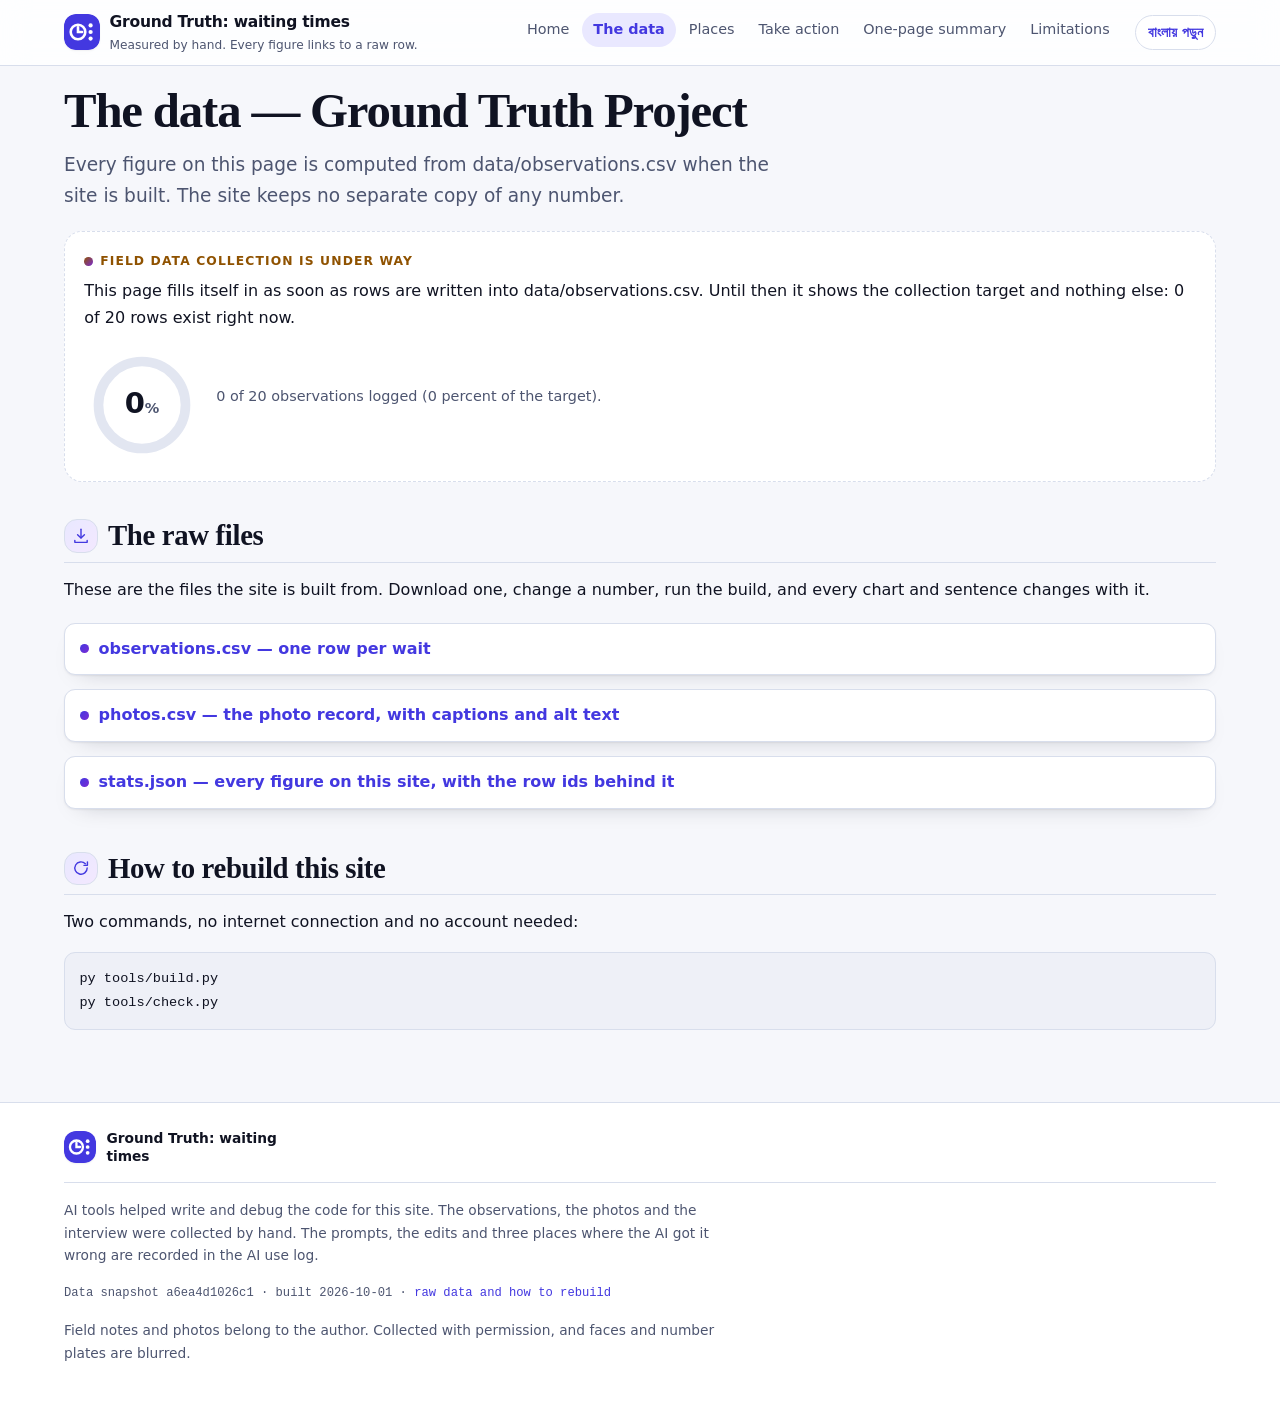
<file: data.html>
<!DOCTYPE html>
<html lang="en" data-snapshot="a6ea4d1026c1">
<head>
<meta charset="utf-8">
<meta name="viewport" content="width=device-width, initial-scale=1">
<title>The data — Ground Truth Project</title>
<meta name="description" content="Charts and tables generated from the raw observation file, with the source rows printed under every figure.">
<meta name="data-snapshot" content="a6ea4d1026c195d65d1f469eca3ade09df37994350f4383d46510299c9e493bd">
<meta name="generator" content="tools/build.py — built 2026-10-01 18:33 UTC from data/*.csv">
<link rel="stylesheet" href="assets/site.css">
</head>
<body>
<a class="skip-link" href="#main">Skip to the content</a>
<header class="site-header"><div class="wrap"><a class="brand" href="index.html"><svg class="brand-mark" viewBox="0 0 36 36" width="36" height="36" aria-hidden="true" focusable="false"><rect class="bm-plate" x="0" y="0" width="36" height="36" rx="11"/><circle class="bm-face" cx="14" cy="18" r="7.3"/><path class="bm-hand" d="M14 13.2V18h4.1"/><circle class="bm-dot" cx="26.6" cy="11.4" r="2.1"/><circle class="bm-dot" cx="26.6" cy="18" r="2.1"/><circle class="bm-dot" cx="26.6" cy="24.6" r="2.1"/></svg><span class="brand-text"><strong>Ground Truth: waiting times</strong><span>Measured by hand. Every figure links to a raw row.</span></span></a><nav class="site-nav" aria-label="Pages"><ul><li><a href="index.html">Home</a></li><li><a href="data.html" aria-current="page">The data</a></li><li><a href="map.html">Places</a></li><li><a href="action.html">Take action</a></li><li><a href="summary.html">One-page summary</a></li><li><a href="limitations.html">Limitations</a></li></ul></nav><p class="lang-switch"><a href="bn/data.html" hreflang="bn" lang="bn" title="Switch to the Bangla version of this page">বাংলায় পড়ুন</a></p></div></header>
<main id="main" class="wrap">
<h1>The data — Ground Truth Project</h1>
<p class="lede">Every figure on this page is computed from data/observations.csv when the site is built. The site keeps no separate copy of any number.</p>
<section class="card empty-state"><p class="card-title">Field data collection is under way</p><p>This page fills itself in as soon as rows are written into data/observations.csv. Until then it shows the collection target and nothing else: 0 of 20 rows exist right now.</p><div class="meter"><div class="meter-ring"><svg class="art art-meter" viewBox="0 0 120 120" width="116" height="116" role="img" aria-label="0 of 20 observations logged" focusable="false"><defs><linearGradient id="meter-ring" x1="0" y1="0" x2="1" y2="1"><stop class="gs-a" offset="0"/><stop class="gs-b" offset="1"/></linearGradient></defs><circle class="am-track" cx="60" cy="60" r="45"/><circle class="am-arc" cx="60" cy="60" r="45" transform="rotate(-90 60 60)" stroke-dasharray="282.7" stroke-dashoffset="282.7" style="stroke:url(#meter-ring)"/><text class="am-value" x="60" y="68" text-anchor="middle">0<tspan class="am-pct">%</tspan></text></svg></div><p class="note meter-copy">0 of 20 observations logged (0 percent of the target).</p></div></section>
<h2 class="section"><span class="ico-chip" aria-hidden="true"><svg class="ico" viewBox="0 0 24 24" width="20" height="20" aria-hidden="true" focusable="false" fill="none" stroke="currentColor" stroke-width="1.7" stroke-linecap="round" stroke-linejoin="round"><path d="M12 3.8v10.4"/><path d="M7.9 10.4l4.1 4 4.1-4"/><path d="M4.6 17.4v2.2h14.8v-2.2"/></svg></span><span>The raw files</span></h2>
<p>These are the files the site is built from. Download one, change a number, run the build, and every chart and sentence changes with it.</p>
<ul class="downloads"><li><a href="data/observations.csv" download>observations.csv — one row per wait</a></li><li><a href="data/photos.csv" download>photos.csv — the photo record, with captions and alt text</a></li><li><a href="data/stats.json" download>stats.json — every figure on this site, with the row ids behind it</a></li></ul>
<h2 class="section"><span class="ico-chip" aria-hidden="true"><svg class="ico" viewBox="0 0 24 24" width="20" height="20" aria-hidden="true" focusable="false" fill="none" stroke="currentColor" stroke-width="1.7" stroke-linecap="round" stroke-linejoin="round"><path d="M19.4 12a7.4 7.4 0 11-2.2-5.2"/><path d="M19.7 4.6v4.2h-4.2"/></svg></span><span>How to rebuild this site</span></h2>
<p>Two commands, no internet connection and no account needed:</p>
<pre class="message">py tools/build.py
py tools/check.py</pre>
</main>
<footer class="site-footer"><div class="wrap"><div class="footer-top"><div class="footer-brand"><svg class="brand-mark" viewBox="0 0 36 36" width="32" height="32" aria-hidden="true" focusable="false"><rect class="bm-plate" x="0" y="0" width="36" height="36" rx="11"/><circle class="bm-face" cx="14" cy="18" r="7.3"/><path class="bm-hand" d="M14 13.2V18h4.1"/><circle class="bm-dot" cx="26.6" cy="11.4" r="2.1"/><circle class="bm-dot" cx="26.6" cy="18" r="2.1"/><circle class="bm-dot" cx="26.6" cy="24.6" r="2.1"/></svg><span>Ground Truth: waiting times</span></div></div><p>AI tools helped write and debug the code for this site. The observations, the photos and the interview were collected by hand. The prompts, the edits and three places where the AI got it wrong are recorded in the AI use log.</p><p class="fingerprint">Data snapshot <code>a6ea4d1026c1</code> · built 2026-10-01 · <a href="data.html">raw data and how to rebuild</a></p><p>Field notes and photos belong to the author. Collected with permission, and faces and number plates are blurred.</p></div></footer>
<script src="assets/app.js" defer></script>
</body>
</html>
</file>
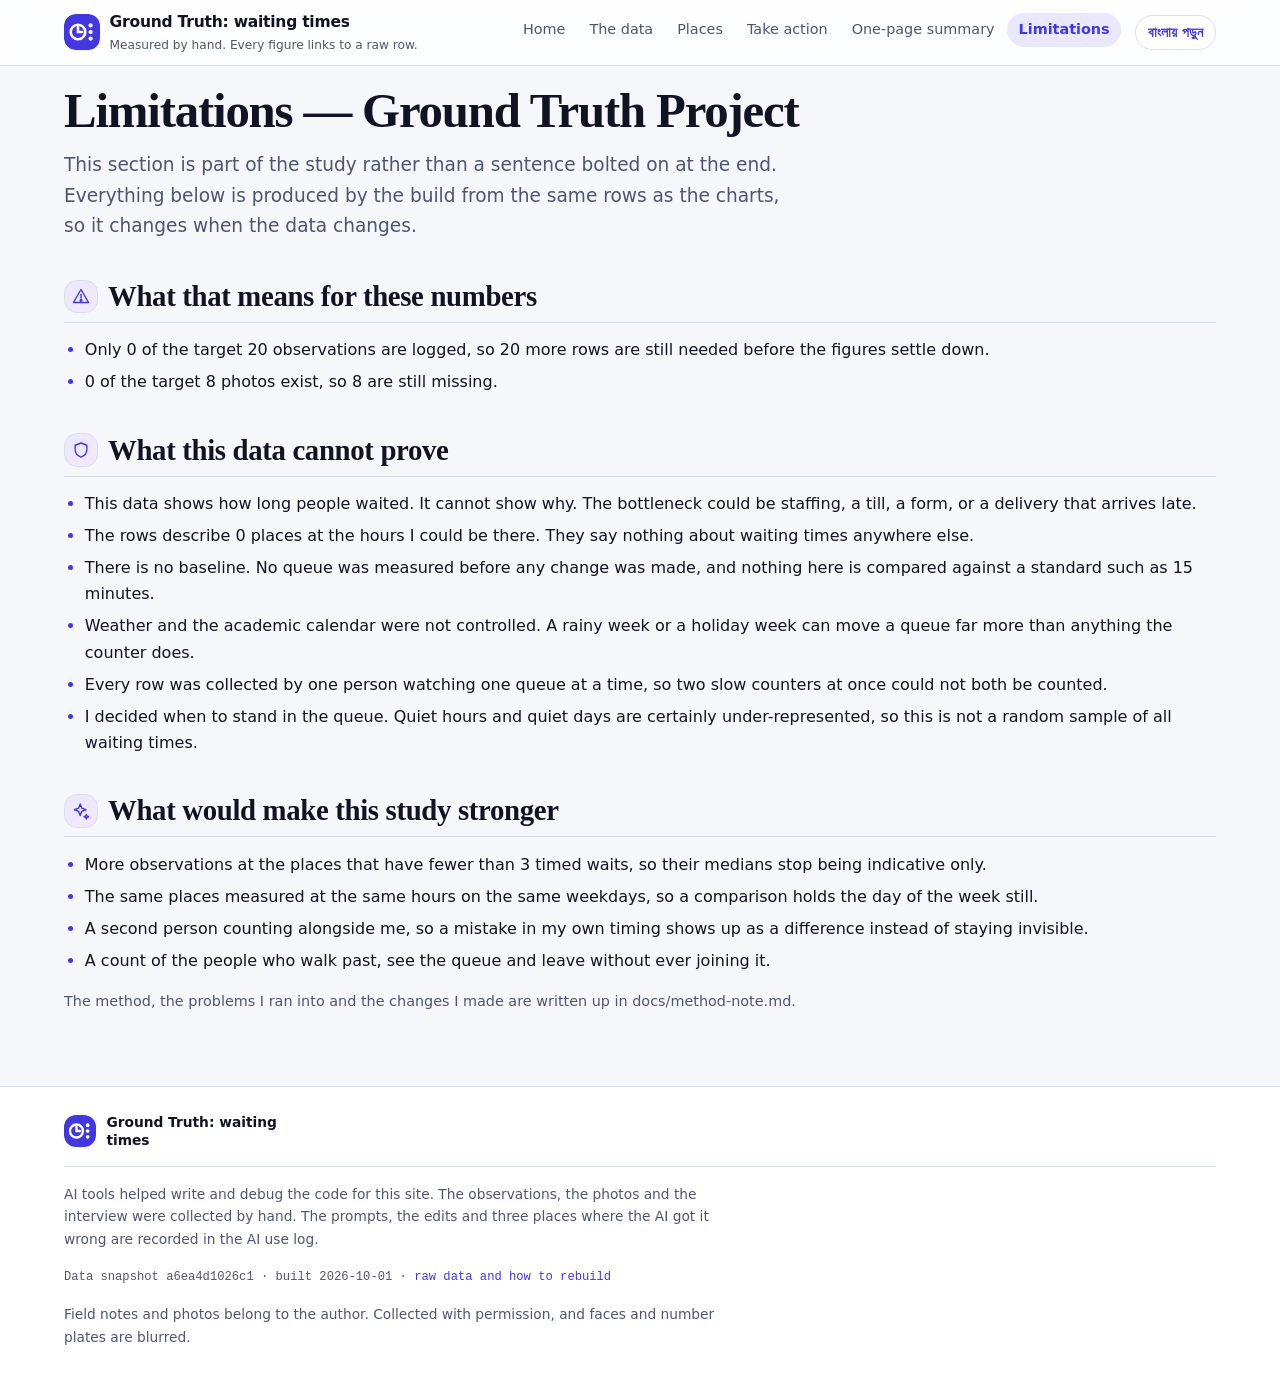
<file: limitations.html>
<!DOCTYPE html>
<html lang="en" data-snapshot="a6ea4d1026c1">
<head>
<meta charset="utf-8">
<meta name="viewport" content="width=device-width, initial-scale=1">
<title>Limitations — Ground Truth Project</title>
<meta name="description" content="What this data can and cannot prove, produced from the same raw rows as the charts.">
<meta name="data-snapshot" content="a6ea4d1026c195d65d1f469eca3ade09df37994350f4383d46510299c9e493bd">
<meta name="generator" content="tools/build.py — built 2026-10-01 18:33 UTC from data/*.csv">
<link rel="stylesheet" href="assets/site.css">
</head>
<body>
<a class="skip-link" href="#main">Skip to the content</a>
<header class="site-header"><div class="wrap"><a class="brand" href="index.html"><svg class="brand-mark" viewBox="0 0 36 36" width="36" height="36" aria-hidden="true" focusable="false"><rect class="bm-plate" x="0" y="0" width="36" height="36" rx="11"/><circle class="bm-face" cx="14" cy="18" r="7.3"/><path class="bm-hand" d="M14 13.2V18h4.1"/><circle class="bm-dot" cx="26.6" cy="11.4" r="2.1"/><circle class="bm-dot" cx="26.6" cy="18" r="2.1"/><circle class="bm-dot" cx="26.6" cy="24.6" r="2.1"/></svg><span class="brand-text"><strong>Ground Truth: waiting times</strong><span>Measured by hand. Every figure links to a raw row.</span></span></a><nav class="site-nav" aria-label="Pages"><ul><li><a href="index.html">Home</a></li><li><a href="data.html">The data</a></li><li><a href="map.html">Places</a></li><li><a href="action.html">Take action</a></li><li><a href="summary.html">One-page summary</a></li><li><a href="limitations.html" aria-current="page">Limitations</a></li></ul></nav><p class="lang-switch"><a href="bn/limitations.html" hreflang="bn" lang="bn" title="Switch to the Bangla version of this page">বাংলায় পড়ুন</a></p></div></header>
<main id="main" class="wrap">
<h1>Limitations — Ground Truth Project</h1>
<p class="lede">This section is part of the study rather than a sentence bolted on at the end. Everything below is produced by the build from the same rows as the charts, so it changes when the data changes.</p>
<h2 class="section"><span class="ico-chip" aria-hidden="true"><svg class="ico" viewBox="0 0 24 24" width="20" height="20" aria-hidden="true" focusable="false" fill="none" stroke="currentColor" stroke-width="1.7" stroke-linecap="round" stroke-linejoin="round"><path d="M12 4.2L2.9 19.8h18.2z"/><path d="M12 10v4.4"/><circle cx="12" cy="17.2" r="1"/></svg></span><span>What that means for these numbers</span></h2><ul><li>Only 0 of the target 20 observations are logged, so 20 more rows are still needed before the figures settle down.</li><li>0 of the target 8 photos exist, so 8 are still missing.</li></ul>
<h2 class="section"><span class="ico-chip" aria-hidden="true"><svg class="ico" viewBox="0 0 24 24" width="20" height="20" aria-hidden="true" focusable="false" fill="none" stroke="currentColor" stroke-width="1.7" stroke-linecap="round" stroke-linejoin="round"><path d="M12 3.6l7 2.7v5.2c0 4.3-3 7.6-7 9-4-1.4-7-4.7-7-9V6.3z"/></svg></span><span>What this data cannot prove</span></h2><ul><li>This data shows how long people waited. It cannot show why. The bottleneck could be staffing, a till, a form, or a delivery that arrives late.</li><li>The rows describe 0 places at the hours I could be there. They say nothing about waiting times anywhere else.</li><li>There is no baseline. No queue was measured before any change was made, and nothing here is compared against a standard such as 15 minutes.</li><li>Weather and the academic calendar were not controlled. A rainy week or a holiday week can move a queue far more than anything the counter does.</li><li>Every row was collected by one person watching one queue at a time, so two slow counters at once could not both be counted.</li><li>I decided when to stand in the queue. Quiet hours and quiet days are certainly under-represented, so this is not a random sample of all waiting times.</li></ul>
<h2 class="section"><span class="ico-chip" aria-hidden="true"><svg class="ico" viewBox="0 0 24 24" width="20" height="20" aria-hidden="true" focusable="false" fill="none" stroke="currentColor" stroke-width="1.7" stroke-linecap="round" stroke-linejoin="round"><path d="M11 3.6l1.9 5 5 1.9-5 1.9-1.9 5-1.9-5-5-1.9 5-1.9z"/><path d="M18.4 16.2l.8 1.9 1.9.8-1.9.8-.8 1.9-.8-1.9-1.9-.8 1.9-.8z"/></svg></span><span>What would make this study stronger</span></h2>
<ul><li>More observations at the places that have fewer than 3 timed waits, so their medians stop being indicative only.</li><li>The same places measured at the same hours on the same weekdays, so a comparison holds the day of the week still.</li><li>A second person counting alongside me, so a mistake in my own timing shows up as a difference instead of staying invisible.</li><li>A count of the people who walk past, see the queue and leave without ever joining it.</li></ul>
<p class="note">The method, the problems I ran into and the changes I made are written up in docs/method-note.md.</p>
</main>
<footer class="site-footer"><div class="wrap"><div class="footer-top"><div class="footer-brand"><svg class="brand-mark" viewBox="0 0 36 36" width="32" height="32" aria-hidden="true" focusable="false"><rect class="bm-plate" x="0" y="0" width="36" height="36" rx="11"/><circle class="bm-face" cx="14" cy="18" r="7.3"/><path class="bm-hand" d="M14 13.2V18h4.1"/><circle class="bm-dot" cx="26.6" cy="11.4" r="2.1"/><circle class="bm-dot" cx="26.6" cy="18" r="2.1"/><circle class="bm-dot" cx="26.6" cy="24.6" r="2.1"/></svg><span>Ground Truth: waiting times</span></div></div><p>AI tools helped write and debug the code for this site. The observations, the photos and the interview were collected by hand. The prompts, the edits and three places where the AI got it wrong are recorded in the AI use log.</p><p class="fingerprint">Data snapshot <code>a6ea4d1026c1</code> · built 2026-10-01 · <a href="data.html">raw data and how to rebuild</a></p><p>Field notes and photos belong to the author. Collected with permission, and faces and number plates are blurred.</p></div></footer>
<script src="assets/app.js" defer></script>
</body>
</html>
</file>
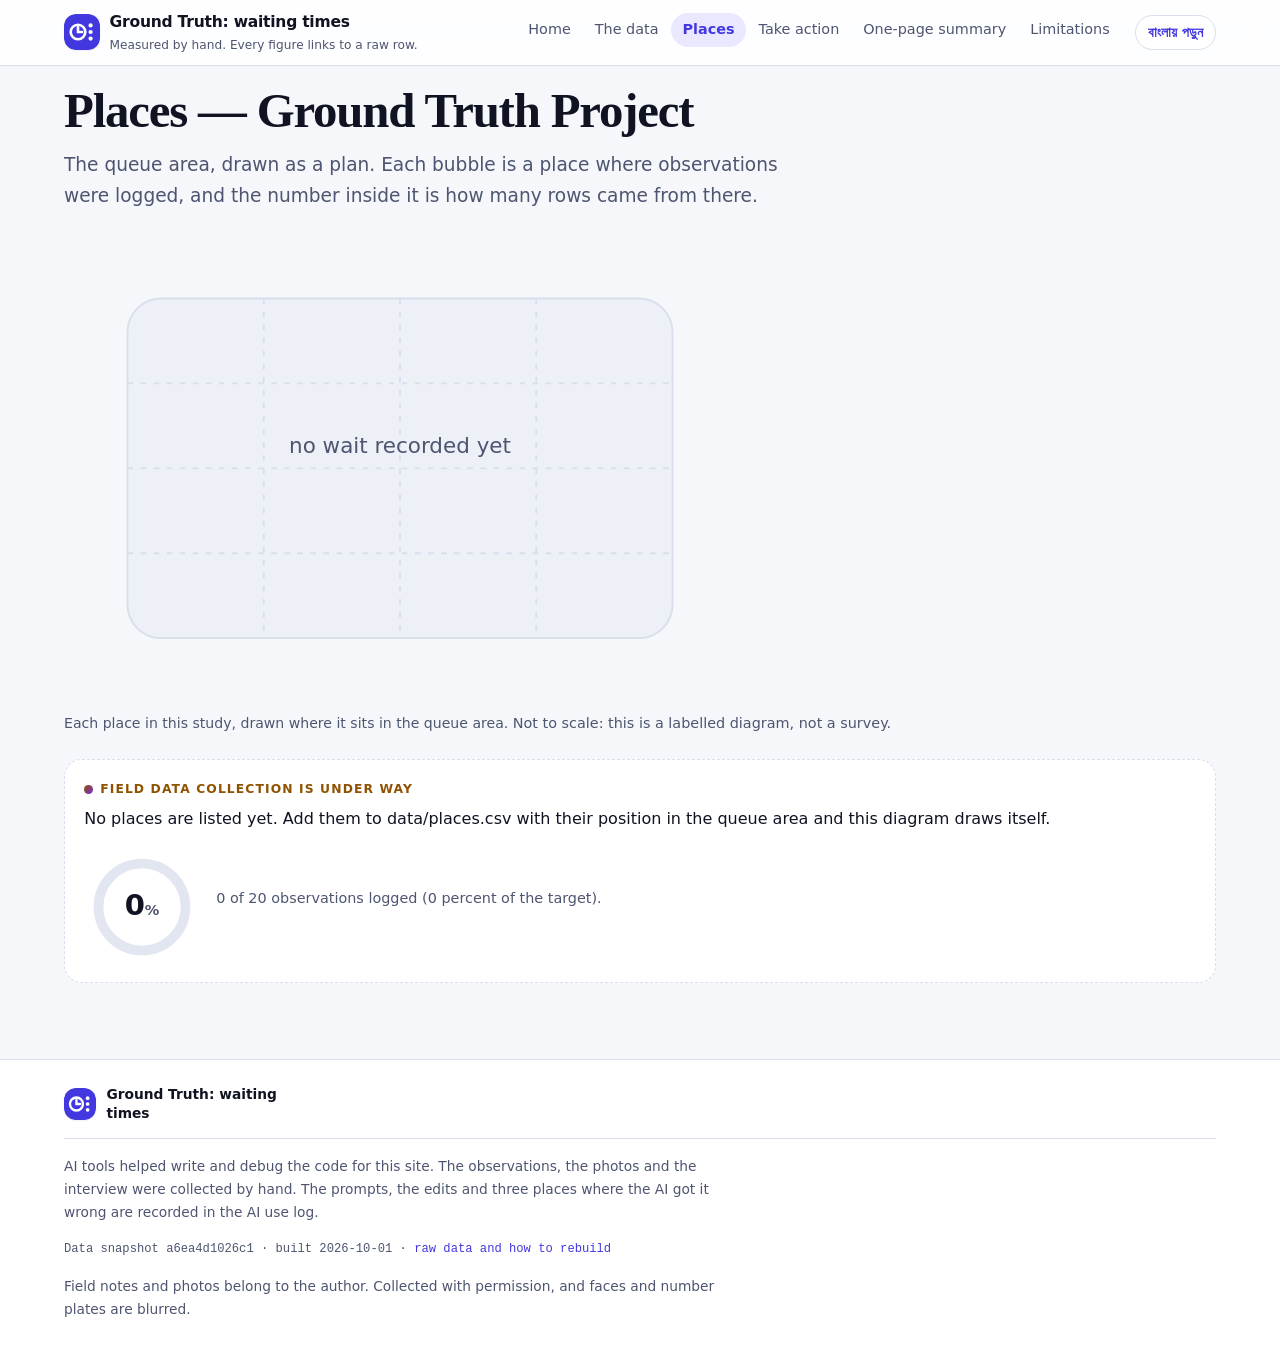
<file: map.html>
<!DOCTYPE html>
<html lang="en" data-snapshot="a6ea4d1026c1">
<head>
<meta charset="utf-8">
<meta name="viewport" content="width=device-width, initial-scale=1">
<title>Places — Ground Truth Project</title>
<meta name="description" content="A labelled plan of the queue area, with the observations and the median wait at every place.">
<meta name="data-snapshot" content="a6ea4d1026c195d65d1f469eca3ade09df37994350f4383d46510299c9e493bd">
<meta name="generator" content="tools/build.py — built 2026-10-01 18:33 UTC from data/*.csv">
<link rel="stylesheet" href="assets/site.css">
</head>
<body>
<a class="skip-link" href="#main">Skip to the content</a>
<header class="site-header"><div class="wrap"><a class="brand" href="index.html"><svg class="brand-mark" viewBox="0 0 36 36" width="36" height="36" aria-hidden="true" focusable="false"><rect class="bm-plate" x="0" y="0" width="36" height="36" rx="11"/><circle class="bm-face" cx="14" cy="18" r="7.3"/><path class="bm-hand" d="M14 13.2V18h4.1"/><circle class="bm-dot" cx="26.6" cy="11.4" r="2.1"/><circle class="bm-dot" cx="26.6" cy="18" r="2.1"/><circle class="bm-dot" cx="26.6" cy="24.6" r="2.1"/></svg><span class="brand-text"><strong>Ground Truth: waiting times</strong><span>Measured by hand. Every figure links to a raw row.</span></span></a><nav class="site-nav" aria-label="Pages"><ul><li><a href="index.html">Home</a></li><li><a href="data.html">The data</a></li><li><a href="map.html" aria-current="page">Places</a></li><li><a href="action.html">Take action</a></li><li><a href="summary.html">One-page summary</a></li><li><a href="limitations.html">Limitations</a></li></ul></nav><p class="lang-switch"><a href="bn/map.html" hreflang="bn" lang="bn" title="Switch to the Bangla version of this page">বাংলায় পড়ুন</a></p></div></header>
<main id="main" class="wrap">
<h1>Places — Ground Truth Project</h1>
<p class="lede">The queue area, drawn as a plan. Each bubble is a place where observations were logged, and the number inside it is how many rows came from there.</p>
<figure><svg class="chart" viewBox="0 0 360 250" preserveAspectRatio="xMidYMid meet" role="img" focusable="false" aria-labelledby="map1-t map1-d"><title id="map1-t">Plan of the queue area with a labelled bubble at every place</title><desc id="map1-d">A plan drawing of the queue area. Each place has a bubble sized by the number of observations, with the median wait written beside it.</desc><rect class="c-plot" x="34" y="34" width="292" height="182" rx="18"/><line class="c-grid" x1="107" y1="34" x2="107" y2="216"/><line class="c-grid" x1="34" y1="79.5" x2="326" y2="79.5"/><line class="c-grid" x1="180" y1="34" x2="180" y2="216"/><line class="c-grid" x1="34" y1="125" x2="326" y2="125"/><line class="c-grid" x1="253" y1="34" x2="253" y2="216"/><line class="c-grid" x1="34" y1="170.5" x2="326" y2="170.5"/><text class="c-empty-text" x="180" y="117" text-anchor="middle" font-size="11.5">no wait recorded yet</text></svg><figcaption>Each place in this study, drawn where it sits in the queue area. <span class="note">Not to scale: this is a labelled diagram, not a survey.</span></figcaption></figure>
<section class="card empty-state"><p class="card-title">Field data collection is under way</p><p>No places are listed yet. Add them to data/places.csv with their position in the queue area and this diagram draws itself.</p><div class="meter"><div class="meter-ring"><svg class="art art-meter" viewBox="0 0 120 120" width="116" height="116" role="img" aria-label="0 of 20 observations logged" focusable="false"><defs><linearGradient id="meter-ring" x1="0" y1="0" x2="1" y2="1"><stop class="gs-a" offset="0"/><stop class="gs-b" offset="1"/></linearGradient></defs><circle class="am-track" cx="60" cy="60" r="45"/><circle class="am-arc" cx="60" cy="60" r="45" transform="rotate(-90 60 60)" stroke-dasharray="282.7" stroke-dashoffset="282.7" style="stroke:url(#meter-ring)"/><text class="am-value" x="60" y="68" text-anchor="middle">0<tspan class="am-pct">%</tspan></text></svg></div><p class="note meter-copy">0 of 20 observations logged (0 percent of the target).</p></div></section>
</main>
<footer class="site-footer"><div class="wrap"><div class="footer-top"><div class="footer-brand"><svg class="brand-mark" viewBox="0 0 36 36" width="32" height="32" aria-hidden="true" focusable="false"><rect class="bm-plate" x="0" y="0" width="36" height="36" rx="11"/><circle class="bm-face" cx="14" cy="18" r="7.3"/><path class="bm-hand" d="M14 13.2V18h4.1"/><circle class="bm-dot" cx="26.6" cy="11.4" r="2.1"/><circle class="bm-dot" cx="26.6" cy="18" r="2.1"/><circle class="bm-dot" cx="26.6" cy="24.6" r="2.1"/></svg><span>Ground Truth: waiting times</span></div></div><p>AI tools helped write and debug the code for this site. The observations, the photos and the interview were collected by hand. The prompts, the edits and three places where the AI got it wrong are recorded in the AI use log.</p><p class="fingerprint">Data snapshot <code>a6ea4d1026c1</code> · built 2026-10-01 · <a href="data.html">raw data and how to rebuild</a></p><p>Field notes and photos belong to the author. Collected with permission, and faces and number plates are blurred.</p></div></footer>
<script src="assets/app.js" defer></script>
</body>
</html>
</file>
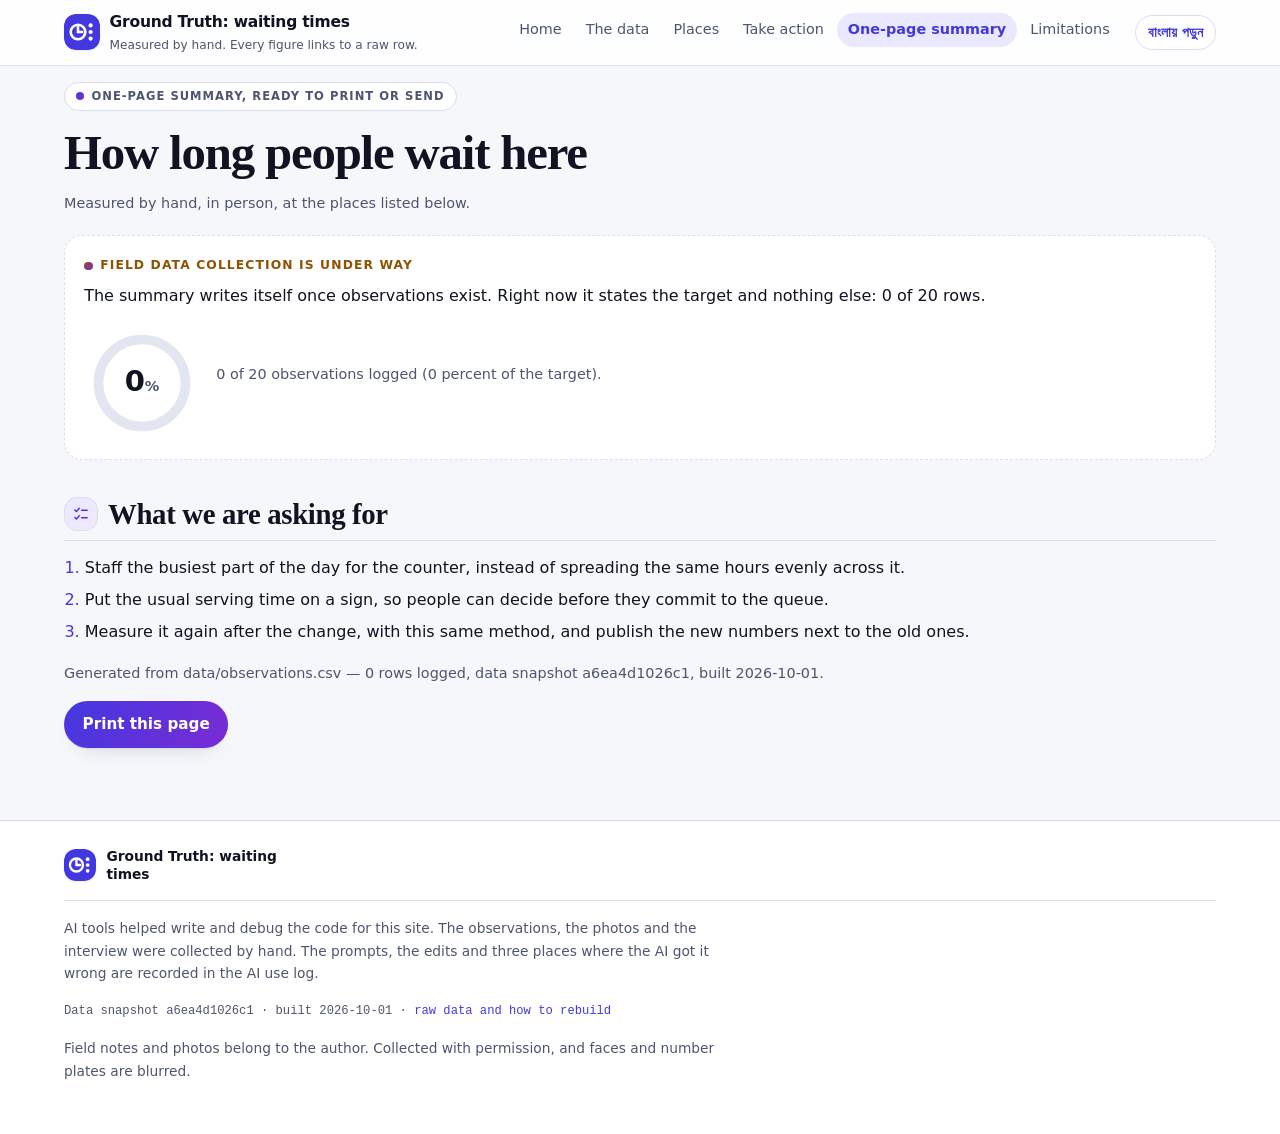
<file: summary.html>
<!DOCTYPE html>
<html lang="en" data-snapshot="a6ea4d1026c1">
<head>
<meta charset="utf-8">
<meta name="viewport" content="width=device-width, initial-scale=1">
<title>One-page summary — Ground Truth Project</title>
<meta name="description" content="A printable A4 summary of the finding, the numbers, the places and the limits of the study.">
<meta name="data-snapshot" content="a6ea4d1026c195d65d1f469eca3ade09df37994350f4383d46510299c9e493bd">
<meta name="generator" content="tools/build.py — built 2026-10-01 18:33 UTC from data/*.csv">
<link rel="stylesheet" href="assets/site.css">
</head>
<body>
<a class="skip-link" href="#main">Skip to the content</a>
<header class="site-header"><div class="wrap"><a class="brand" href="index.html"><svg class="brand-mark" viewBox="0 0 36 36" width="36" height="36" aria-hidden="true" focusable="false"><rect class="bm-plate" x="0" y="0" width="36" height="36" rx="11"/><circle class="bm-face" cx="14" cy="18" r="7.3"/><path class="bm-hand" d="M14 13.2V18h4.1"/><circle class="bm-dot" cx="26.6" cy="11.4" r="2.1"/><circle class="bm-dot" cx="26.6" cy="18" r="2.1"/><circle class="bm-dot" cx="26.6" cy="24.6" r="2.1"/></svg><span class="brand-text"><strong>Ground Truth: waiting times</strong><span>Measured by hand. Every figure links to a raw row.</span></span></a><nav class="site-nav" aria-label="Pages"><ul><li><a href="index.html">Home</a></li><li><a href="data.html">The data</a></li><li><a href="map.html">Places</a></li><li><a href="action.html">Take action</a></li><li><a href="summary.html" aria-current="page">One-page summary</a></li><li><a href="limitations.html">Limitations</a></li></ul></nav><p class="lang-switch"><a href="bn/summary.html" hreflang="bn" lang="bn" title="Switch to the Bangla version of this page">বাংলায় পড়ুন</a></p></div></header>
<main id="main" class="wrap">
<div class="print-page">
<p class="kicker">One-page summary, ready to print or send</p>
<h1>How long people wait here</h1>
<p class="note">Measured by hand, in person, at the places listed below.</p>
<section class="card empty-state"><p class="card-title">Field data collection is under way</p><p>The summary writes itself once observations exist. Right now it states the target and nothing else: 0 of 20 rows.</p><div class="meter"><div class="meter-ring"><svg class="art art-meter" viewBox="0 0 120 120" width="116" height="116" role="img" aria-label="0 of 20 observations logged" focusable="false"><defs><linearGradient id="meter-ring" x1="0" y1="0" x2="1" y2="1"><stop class="gs-a" offset="0"/><stop class="gs-b" offset="1"/></linearGradient></defs><circle class="am-track" cx="60" cy="60" r="45"/><circle class="am-arc" cx="60" cy="60" r="45" transform="rotate(-90 60 60)" stroke-dasharray="282.7" stroke-dashoffset="282.7" style="stroke:url(#meter-ring)"/><text class="am-value" x="60" y="68" text-anchor="middle">0<tspan class="am-pct">%</tspan></text></svg></div><p class="note meter-copy">0 of 20 observations logged (0 percent of the target).</p></div></section>
<h2 class="section"><span class="ico-chip" aria-hidden="true"><svg class="ico" viewBox="0 0 24 24" width="20" height="20" aria-hidden="true" focusable="false" fill="none" stroke="currentColor" stroke-width="1.7" stroke-linecap="round" stroke-linejoin="round"><path d="M4.6 7.1l1.9 1.9 3.4-4"/><path d="M4.6 16.1l1.9 1.9 3.4-4"/><path d="M12.8 7.4h6.6"/><path d="M12.8 16.4h6.6"/></svg></span><span>What we are asking for</span></h2>
<ol><li>Staff the busiest part of the day for the counter, instead of spreading the same hours evenly across it.</li><li>Put the usual serving time on a sign, so people can decide before they commit to the queue.</li><li>Measure it again after the change, with this same method, and publish the new numbers next to the old ones.</li></ol>
<p class="note">Generated from data/observations.csv — 0 rows logged, data snapshot a6ea4d1026c1, built 2026-10-01.</p>
<p class="no-print"><button class="button" type="button" data-print>Print this page</button></p>
</div>
</main>
<footer class="site-footer"><div class="wrap"><div class="footer-top"><div class="footer-brand"><svg class="brand-mark" viewBox="0 0 36 36" width="32" height="32" aria-hidden="true" focusable="false"><rect class="bm-plate" x="0" y="0" width="36" height="36" rx="11"/><circle class="bm-face" cx="14" cy="18" r="7.3"/><path class="bm-hand" d="M14 13.2V18h4.1"/><circle class="bm-dot" cx="26.6" cy="11.4" r="2.1"/><circle class="bm-dot" cx="26.6" cy="18" r="2.1"/><circle class="bm-dot" cx="26.6" cy="24.6" r="2.1"/></svg><span>Ground Truth: waiting times</span></div></div><p>AI tools helped write and debug the code for this site. The observations, the photos and the interview were collected by hand. The prompts, the edits and three places where the AI got it wrong are recorded in the AI use log.</p><p class="fingerprint">Data snapshot <code>a6ea4d1026c1</code> · built 2026-10-01 · <a href="data.html">raw data and how to rebuild</a></p><p>Field notes and photos belong to the author. Collected with permission, and faces and number plates are blurred.</p></div></footer>
<script src="assets/app.js" defer></script>
</body>
</html>
</file>
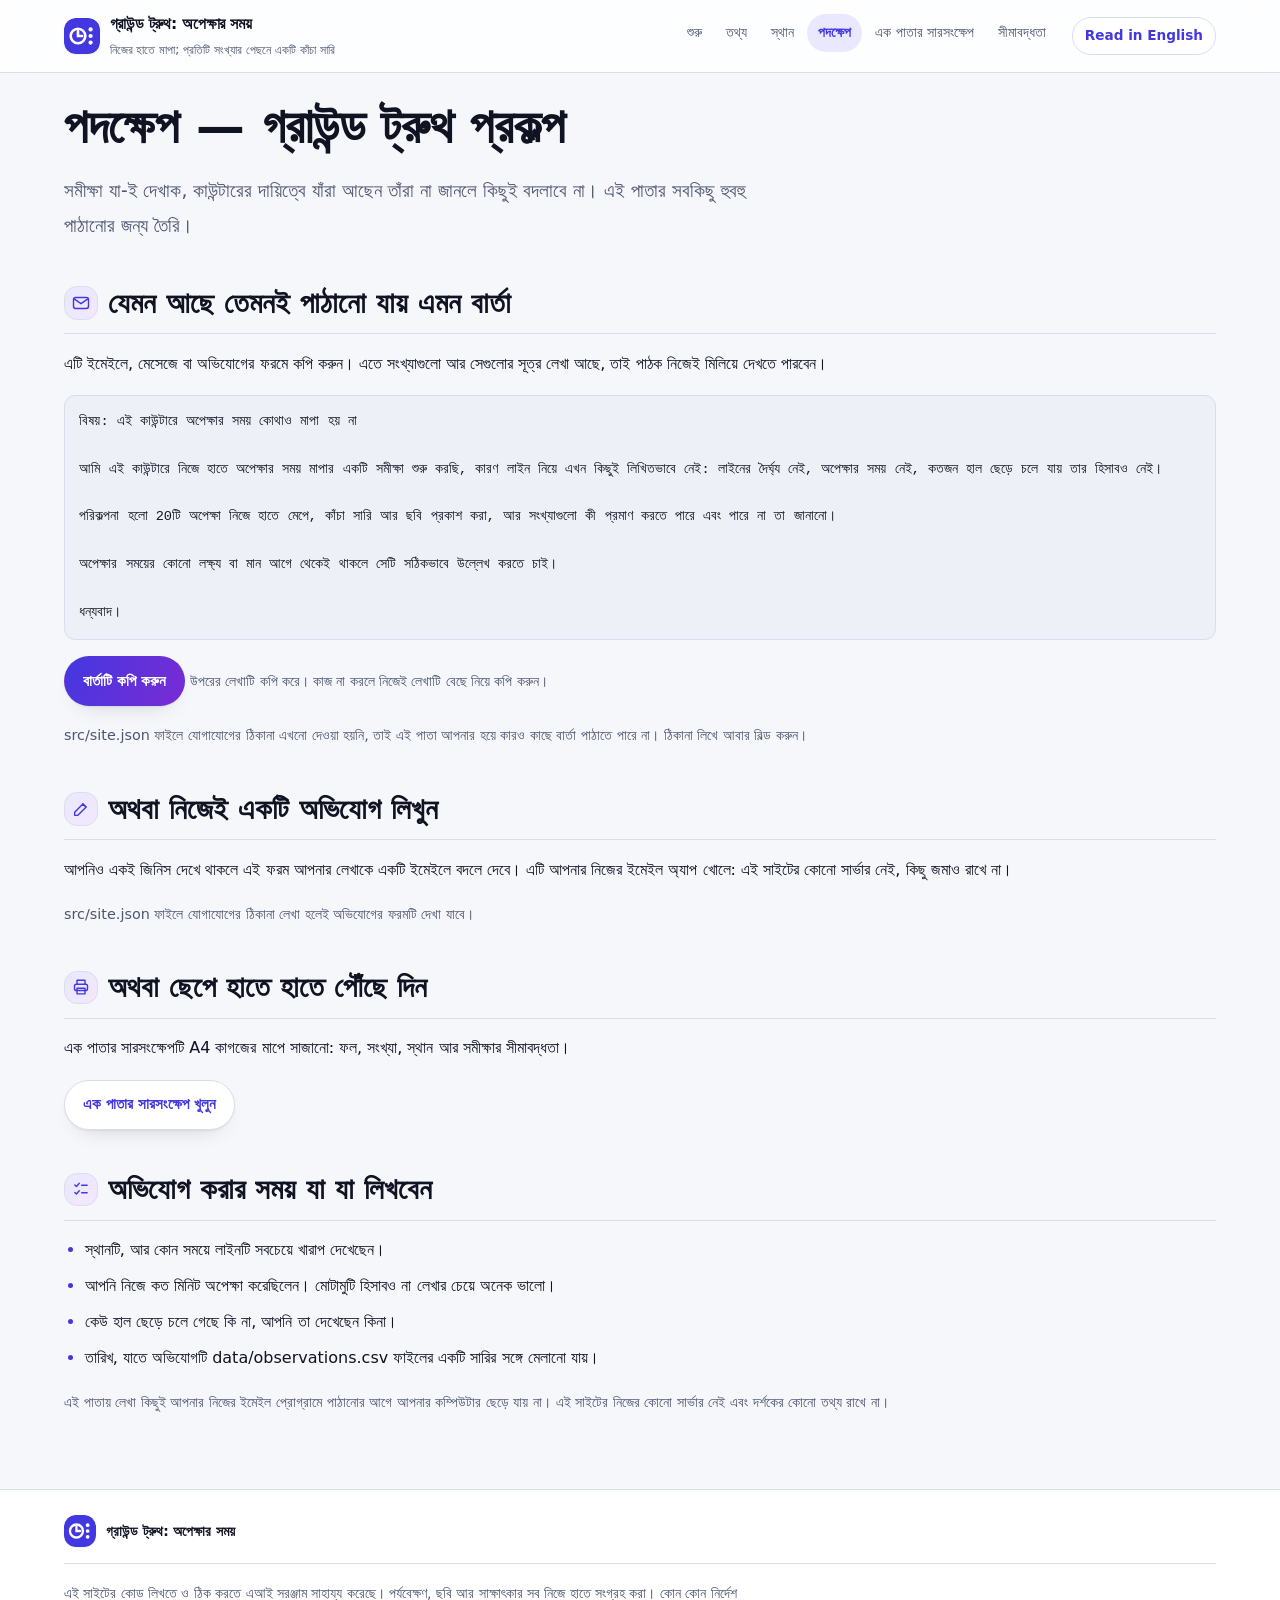
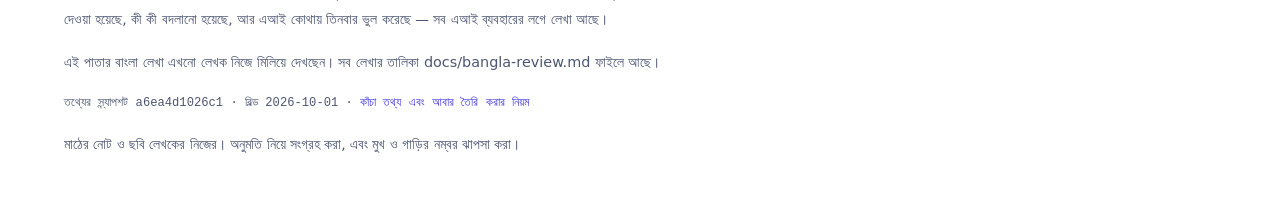
<file: bn/action.html>
<!DOCTYPE html>
<html lang="bn" data-snapshot="a6ea4d1026c1">
<head>
<meta charset="utf-8">
<meta name="viewport" content="width=device-width, initial-scale=1">
<title>পদক্ষেপ — গ্রাউন্ড ট্রুথ প্রকল্প</title>
<meta name="description" content="তৈরি করা বার্তা, ছাপার মতো এক পাতার সারসংক্ষেপ আর নিজের ইমেইল অ্যাপে খোলা একটি অভিযোগের ফরম।">
<meta name="data-snapshot" content="a6ea4d1026c195d65d1f469eca3ade09df37994350f4383d46510299c9e493bd">
<meta name="generator" content="tools/build.py — built 2026-10-01 18:33 UTC from data/*.csv">
<link rel="stylesheet" href="../assets/site.css">
</head>
<body>
<a class="skip-link" href="#main">সরাসরি মূল অংশে যান</a>
<header class="site-header"><div class="wrap"><a class="brand" href="../bn/index.html"><svg class="brand-mark" viewBox="0 0 36 36" width="36" height="36" aria-hidden="true" focusable="false"><rect class="bm-plate" x="0" y="0" width="36" height="36" rx="11"/><circle class="bm-face" cx="14" cy="18" r="7.3"/><path class="bm-hand" d="M14 13.2V18h4.1"/><circle class="bm-dot" cx="26.6" cy="11.4" r="2.1"/><circle class="bm-dot" cx="26.6" cy="18" r="2.1"/><circle class="bm-dot" cx="26.6" cy="24.6" r="2.1"/></svg><span class="brand-text"><strong>গ্রাউন্ড ট্রুথ: অপেক্ষার সময়</strong><span>নিজের হাতে মাপা; প্রতিটি সংখ্যার পেছনে একটি কাঁচা সারি</span></span></a><nav class="site-nav" aria-label="পাতাগুলো"><ul><li><a href="../bn/index.html">শুরু</a></li><li><a href="../bn/data.html">তথ্য</a></li><li><a href="../bn/map.html">স্থান</a></li><li><a href="../bn/action.html" aria-current="page">পদক্ষেপ</a></li><li><a href="../bn/summary.html">এক পাতার সারসংক্ষেপ</a></li><li><a href="../bn/limitations.html">সীমাবদ্ধতা</a></li></ul></nav><p class="lang-switch"><a href="../action.html" hreflang="en" lang="en" title="Read this page in English">Read in English</a></p></div></header>
<main id="main" class="wrap">
<h1>পদক্ষেপ — গ্রাউন্ড ট্রুথ প্রকল্প</h1>
<p class="lede">সমীক্ষা যা-ই দেখাক, কাউন্টারের দায়িত্বে যাঁরা আছেন তাঁরা না জানলে কিছুই বদলাবে না। এই পাতার সবকিছু হুবহু পাঠানোর জন্য তৈরি।</p>
<h2 class="section"><span class="ico-chip" aria-hidden="true"><svg class="ico" viewBox="0 0 24 24" width="20" height="20" aria-hidden="true" focusable="false" fill="none" stroke="currentColor" stroke-width="1.7" stroke-linecap="round" stroke-linejoin="round"><rect x="3" y="5.4" width="18" height="13.2" rx="2.6"/><path d="M4.2 7.4l7.8 5.4 7.8-5.4"/></svg></span><span>যেমন আছে তেমনই পাঠানো যায় এমন বার্তা</span></h2>
<p>এটি ইমেইলে, মেসেজে বা অভিযোগের ফরমে কপি করুন। এতে সংখ্যাগুলো আর সেগুলোর সূত্র লেখা আছে, তাই পাঠক নিজেই মিলিয়ে দেখতে পারবেন।</p>
<pre class="message" id="prepared-message">বিষয়: এই কাউন্টারে অপেক্ষার সময় কোথাও মাপা হয় না

আমি এই কাউন্টারে নিজে হাতে অপেক্ষার সময় মাপার একটি সমীক্ষা শুরু করছি, কারণ লাইন নিয়ে এখন কিছুই লিখিতভাবে নেই: লাইনের দৈর্ঘ্য নেই, অপেক্ষার সময় নেই, কতজন হাল ছেড়ে চলে যায় তার হিসাবও নেই।

পরিকল্পনা হলো 20টি অপেক্ষা নিজে হাতে মেপে, কাঁচা সারি আর ছবি প্রকাশ করা, আর সংখ্যাগুলো কী প্রমাণ করতে পারে এবং পারে না তা জানানো।

অপেক্ষার সময়ের কোনো লক্ষ্য বা মান আগে থেকেই থাকলে সেটি সঠিকভাবে উল্লেখ করতে চাই।

ধন্যবাদ।</pre>
<p class="copy-state no-print"><button class="button" type="button" data-copy-target="prepared-message"><span class="when-idle">বার্তাটি কপি করুন</span><span class="when-done">কপি হয়েছে</span></button> <span class="copy-note">উপরের লেখাটি কপি করে। কাজ না করলে নিজেই লেখাটি বেছে নিয়ে কপি করুন।</span></p>
<p class="note">src/site.json ফাইলে যোগাযোগের ঠিকানা এখনো দেওয়া হয়নি, তাই এই পাতা আপনার হয়ে কারও কাছে বার্তা পাঠাতে পারে না। ঠিকানা লিখে আবার বিল্ড করুন।</p>
<h2 class="section"><span class="ico-chip" aria-hidden="true"><svg class="ico" viewBox="0 0 24 24" width="20" height="20" aria-hidden="true" focusable="false" fill="none" stroke="currentColor" stroke-width="1.7" stroke-linecap="round" stroke-linejoin="round"><path d="M4.4 19.6h3.8l9.8-9.8-3.8-3.8-9.8 9.8z"/><path d="M14.2 5.6l3.8 3.8"/></svg></span><span>অথবা নিজেই একটি অভিযোগ লিখুন</span></h2>
<p>আপনিও একই জিনিস দেখে থাকলে এই ফরম আপনার লেখাকে একটি ইমেইলে বদলে দেবে। এটি আপনার নিজের ইমেইল অ্যাপ খোলে: এই সাইটের কোনো সার্ভার নেই, কিছু জমাও রাখে না।</p>
<p class="note">src/site.json ফাইলে যোগাযোগের ঠিকানা লেখা হলেই অভিযোগের ফরমটি দেখা যাবে।</p>
<h2 class="section"><span class="ico-chip" aria-hidden="true"><svg class="ico" viewBox="0 0 24 24" width="20" height="20" aria-hidden="true" focusable="false" fill="none" stroke="currentColor" stroke-width="1.7" stroke-linecap="round" stroke-linejoin="round"><path d="M7.2 8.6V3.8h9.6v4.8"/><rect x="4.2" y="8.6" width="15.6" height="7.6" rx="2.2"/><path d="M7.2 13.4h9.6v6.8H7.2z"/></svg></span><span>অথবা ছেপে হাতে হাতে পৌঁছে দিন</span></h2>
<p>এক পাতার সারসংক্ষেপটি A4 কাগজের মাপে সাজানো: ফল, সংখ্যা, স্থান আর সমীক্ষার সীমাবদ্ধতা।</p>
<p class="no-print"><a class="button secondary" href="../bn/summary.html">এক পাতার সারসংক্ষেপ খুলুন</a></p>
<h2 class="section"><span class="ico-chip" aria-hidden="true"><svg class="ico" viewBox="0 0 24 24" width="20" height="20" aria-hidden="true" focusable="false" fill="none" stroke="currentColor" stroke-width="1.7" stroke-linecap="round" stroke-linejoin="round"><path d="M4.6 7.1l1.9 1.9 3.4-4"/><path d="M4.6 16.1l1.9 1.9 3.4-4"/><path d="M12.8 7.4h6.6"/><path d="M12.8 16.4h6.6"/></svg></span><span>অভিযোগ করার সময় যা যা লিখবেন</span></h2>
<ul><li>স্থানটি, আর কোন সময়ে লাইনটি সবচেয়ে খারাপ দেখেছেন।</li><li>আপনি নিজে কত মিনিট অপেক্ষা করেছিলেন। মোটামুটি হিসাবও না লেখার চেয়ে অনেক ভালো।</li><li>কেউ হাল ছেড়ে চলে গেছে কি না, আপনি তা দেখেছেন কিনা।</li><li>তারিখ, যাতে অভিযোগটি data/observations.csv ফাইলের একটি সারির সঙ্গে মেলানো যায়।</li></ul>
<p class="note">এই পাতায় লেখা কিছুই আপনার নিজের ইমেইল প্রোগ্রামে পাঠানোর আগে আপনার কম্পিউটার ছেড়ে যায় না। এই সাইটের নিজের কোনো সার্ভার নেই এবং দর্শকের কোনো তথ্য রাখে না।</p>
</main>
<footer class="site-footer" data-bn-review="pending"><div class="wrap"><div class="footer-top"><div class="footer-brand"><svg class="brand-mark" viewBox="0 0 36 36" width="32" height="32" aria-hidden="true" focusable="false"><rect class="bm-plate" x="0" y="0" width="36" height="36" rx="11"/><circle class="bm-face" cx="14" cy="18" r="7.3"/><path class="bm-hand" d="M14 13.2V18h4.1"/><circle class="bm-dot" cx="26.6" cy="11.4" r="2.1"/><circle class="bm-dot" cx="26.6" cy="18" r="2.1"/><circle class="bm-dot" cx="26.6" cy="24.6" r="2.1"/></svg><span>গ্রাউন্ড ট্রুথ: অপেক্ষার সময়</span></div></div><p>এই সাইটের কোড লিখতে ও ঠিক করতে এআই সরঞ্জাম সাহায্য করেছে। পর্যবেক্ষণ, ছবি আর সাক্ষাৎকার সব নিজে হাতে সংগ্রহ করা। কোন কোন নির্দেশ দেওয়া হয়েছে, কী কী বদলানো হয়েছে, আর এআই কোথায় তিনবার ভুল করেছে — সব এআই ব্যবহারের লগে লেখা আছে।</p><p class="note">এই পাতার বাংলা লেখা এখনো লেখক নিজে মিলিয়ে দেখছেন। সব লেখার তালিকা docs/bangla-review.md ফাইলে আছে।</p><p class="fingerprint">তথ্যের স্ন্যাপশট <code>a6ea4d1026c1</code> · বিল্ড 2026-10-01 · <a href="../bn/data.html">কাঁচা তথ্য এবং আবার তৈরি করার নিয়ম</a></p><p>মাঠের নোট ও ছবি লেখকের নিজের। অনুমতি নিয়ে সংগ্রহ করা, এবং মুখ ও গাড়ির নম্বর ঝাপসা করা।</p></div></footer>
<script src="../assets/app.js" defer></script>
</body>
</html>
</file>
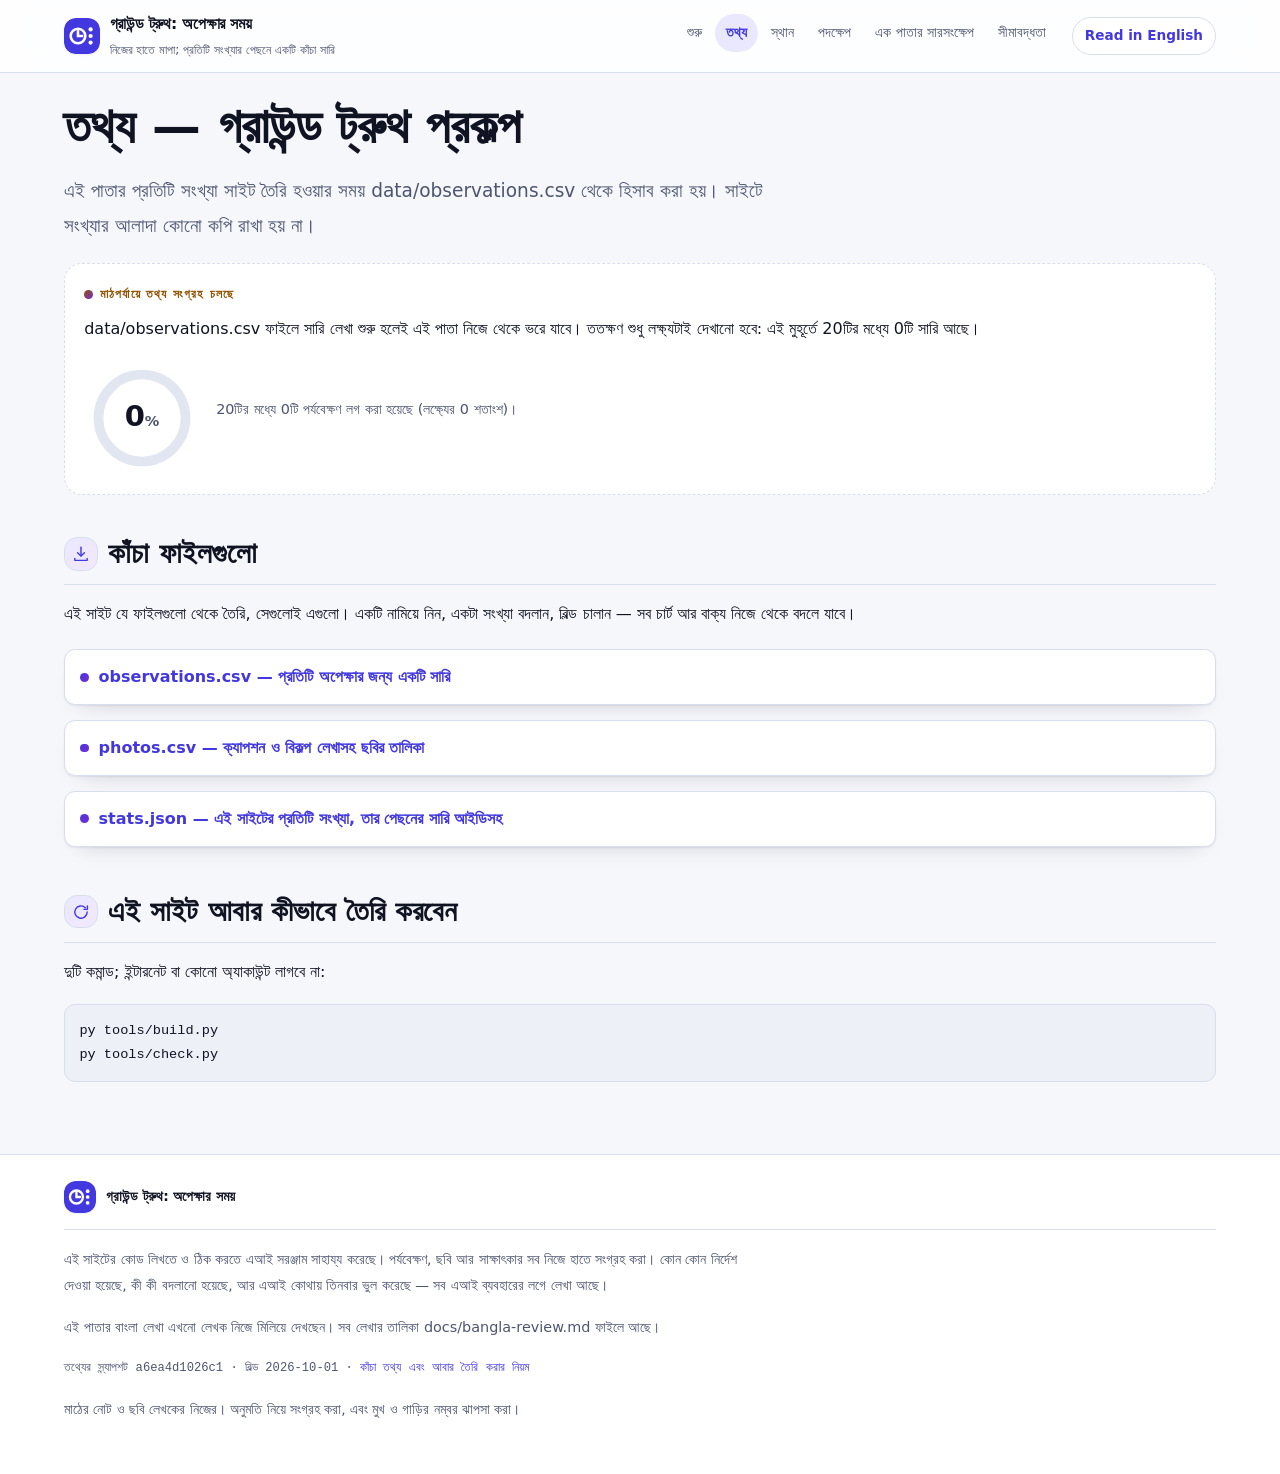
<file: bn/data.html>
<!DOCTYPE html>
<html lang="bn" data-snapshot="a6ea4d1026c1">
<head>
<meta charset="utf-8">
<meta name="viewport" content="width=device-width, initial-scale=1">
<title>তথ্য — গ্রাউন্ড ট্রুথ প্রকল্প</title>
<meta name="description" content="কাঁচা পর্যবেক্ষণ ফাইল থেকে তৈরি চার্ট ও টেবিল, প্রতিটি চিত্রের নিচে তার পেছনের সারিসহ।">
<meta name="data-snapshot" content="a6ea4d1026c195d65d1f469eca3ade09df37994350f4383d46510299c9e493bd">
<meta name="generator" content="tools/build.py — built 2026-10-01 18:33 UTC from data/*.csv">
<link rel="stylesheet" href="../assets/site.css">
</head>
<body>
<a class="skip-link" href="#main">সরাসরি মূল অংশে যান</a>
<header class="site-header"><div class="wrap"><a class="brand" href="../bn/index.html"><svg class="brand-mark" viewBox="0 0 36 36" width="36" height="36" aria-hidden="true" focusable="false"><rect class="bm-plate" x="0" y="0" width="36" height="36" rx="11"/><circle class="bm-face" cx="14" cy="18" r="7.3"/><path class="bm-hand" d="M14 13.2V18h4.1"/><circle class="bm-dot" cx="26.6" cy="11.4" r="2.1"/><circle class="bm-dot" cx="26.6" cy="18" r="2.1"/><circle class="bm-dot" cx="26.6" cy="24.6" r="2.1"/></svg><span class="brand-text"><strong>গ্রাউন্ড ট্রুথ: অপেক্ষার সময়</strong><span>নিজের হাতে মাপা; প্রতিটি সংখ্যার পেছনে একটি কাঁচা সারি</span></span></a><nav class="site-nav" aria-label="পাতাগুলো"><ul><li><a href="../bn/index.html">শুরু</a></li><li><a href="../bn/data.html" aria-current="page">তথ্য</a></li><li><a href="../bn/map.html">স্থান</a></li><li><a href="../bn/action.html">পদক্ষেপ</a></li><li><a href="../bn/summary.html">এক পাতার সারসংক্ষেপ</a></li><li><a href="../bn/limitations.html">সীমাবদ্ধতা</a></li></ul></nav><p class="lang-switch"><a href="../data.html" hreflang="en" lang="en" title="Read this page in English">Read in English</a></p></div></header>
<main id="main" class="wrap">
<h1>তথ্য — গ্রাউন্ড ট্রুথ প্রকল্প</h1>
<p class="lede">এই পাতার প্রতিটি সংখ্যা সাইট তৈরি হওয়ার সময় data/observations.csv থেকে হিসাব করা হয়। সাইটে সংখ্যার আলাদা কোনো কপি রাখা হয় না।</p>
<section class="card empty-state"><p class="card-title">মাঠপর্যায়ে তথ্য সংগ্রহ চলছে</p><p>data/observations.csv ফাইলে সারি লেখা শুরু হলেই এই পাতা নিজে থেকে ভরে যাবে। ততক্ষণ শুধু লক্ষ্যটাই দেখানো হবে: এই মুহূর্তে 20টির মধ্যে 0টি সারি আছে।</p><div class="meter"><div class="meter-ring"><svg class="art art-meter" viewBox="0 0 120 120" width="116" height="116" role="img" aria-label="20টির মধ্যে 0টি পর্যবেক্ষণ লগ করা হয়েছে" focusable="false"><defs><linearGradient id="meter-ring" x1="0" y1="0" x2="1" y2="1"><stop class="gs-a" offset="0"/><stop class="gs-b" offset="1"/></linearGradient></defs><circle class="am-track" cx="60" cy="60" r="45"/><circle class="am-arc" cx="60" cy="60" r="45" transform="rotate(-90 60 60)" stroke-dasharray="282.7" stroke-dashoffset="282.7" style="stroke:url(#meter-ring)"/><text class="am-value" x="60" y="68" text-anchor="middle">0<tspan class="am-pct">%</tspan></text></svg></div><p class="note meter-copy">20টির মধ্যে 0টি পর্যবেক্ষণ লগ করা হয়েছে (লক্ষ্যের 0 শতাংশ)।</p></div></section>
<h2 class="section"><span class="ico-chip" aria-hidden="true"><svg class="ico" viewBox="0 0 24 24" width="20" height="20" aria-hidden="true" focusable="false" fill="none" stroke="currentColor" stroke-width="1.7" stroke-linecap="round" stroke-linejoin="round"><path d="M12 3.8v10.4"/><path d="M7.9 10.4l4.1 4 4.1-4"/><path d="M4.6 17.4v2.2h14.8v-2.2"/></svg></span><span>কাঁচা ফাইলগুলো</span></h2>
<p>এই সাইট যে ফাইলগুলো থেকে তৈরি, সেগুলোই এগুলো। একটি নামিয়ে নিন, একটা সংখ্যা বদলান, বিল্ড চালান — সব চার্ট আর বাক্য নিজে থেকে বদলে যাবে।</p>
<ul class="downloads"><li><a href="../data/observations.csv" download>observations.csv — প্রতিটি অপেক্ষার জন্য একটি সারি</a></li><li><a href="../data/photos.csv" download>photos.csv — ক্যাপশন ও বিকল্প লেখাসহ ছবির তালিকা</a></li><li><a href="../data/stats.json" download>stats.json — এই সাইটের প্রতিটি সংখ্যা, তার পেছনের সারি আইডিসহ</a></li></ul>
<h2 class="section"><span class="ico-chip" aria-hidden="true"><svg class="ico" viewBox="0 0 24 24" width="20" height="20" aria-hidden="true" focusable="false" fill="none" stroke="currentColor" stroke-width="1.7" stroke-linecap="round" stroke-linejoin="round"><path d="M19.4 12a7.4 7.4 0 11-2.2-5.2"/><path d="M19.7 4.6v4.2h-4.2"/></svg></span><span>এই সাইট আবার কীভাবে তৈরি করবেন</span></h2>
<p>দুটি কমান্ড; ইন্টারনেট বা কোনো অ্যাকাউন্ট লাগবে না:</p>
<pre class="message">py tools/build.py
py tools/check.py</pre>
</main>
<footer class="site-footer" data-bn-review="pending"><div class="wrap"><div class="footer-top"><div class="footer-brand"><svg class="brand-mark" viewBox="0 0 36 36" width="32" height="32" aria-hidden="true" focusable="false"><rect class="bm-plate" x="0" y="0" width="36" height="36" rx="11"/><circle class="bm-face" cx="14" cy="18" r="7.3"/><path class="bm-hand" d="M14 13.2V18h4.1"/><circle class="bm-dot" cx="26.6" cy="11.4" r="2.1"/><circle class="bm-dot" cx="26.6" cy="18" r="2.1"/><circle class="bm-dot" cx="26.6" cy="24.6" r="2.1"/></svg><span>গ্রাউন্ড ট্রুথ: অপেক্ষার সময়</span></div></div><p>এই সাইটের কোড লিখতে ও ঠিক করতে এআই সরঞ্জাম সাহায্য করেছে। পর্যবেক্ষণ, ছবি আর সাক্ষাৎকার সব নিজে হাতে সংগ্রহ করা। কোন কোন নির্দেশ দেওয়া হয়েছে, কী কী বদলানো হয়েছে, আর এআই কোথায় তিনবার ভুল করেছে — সব এআই ব্যবহারের লগে লেখা আছে।</p><p class="note">এই পাতার বাংলা লেখা এখনো লেখক নিজে মিলিয়ে দেখছেন। সব লেখার তালিকা docs/bangla-review.md ফাইলে আছে।</p><p class="fingerprint">তথ্যের স্ন্যাপশট <code>a6ea4d1026c1</code> · বিল্ড 2026-10-01 · <a href="../bn/data.html">কাঁচা তথ্য এবং আবার তৈরি করার নিয়ম</a></p><p>মাঠের নোট ও ছবি লেখকের নিজের। অনুমতি নিয়ে সংগ্রহ করা, এবং মুখ ও গাড়ির নম্বর ঝাপসা করা।</p></div></footer>
<script src="../assets/app.js" defer></script>
</body>
</html>
</file>
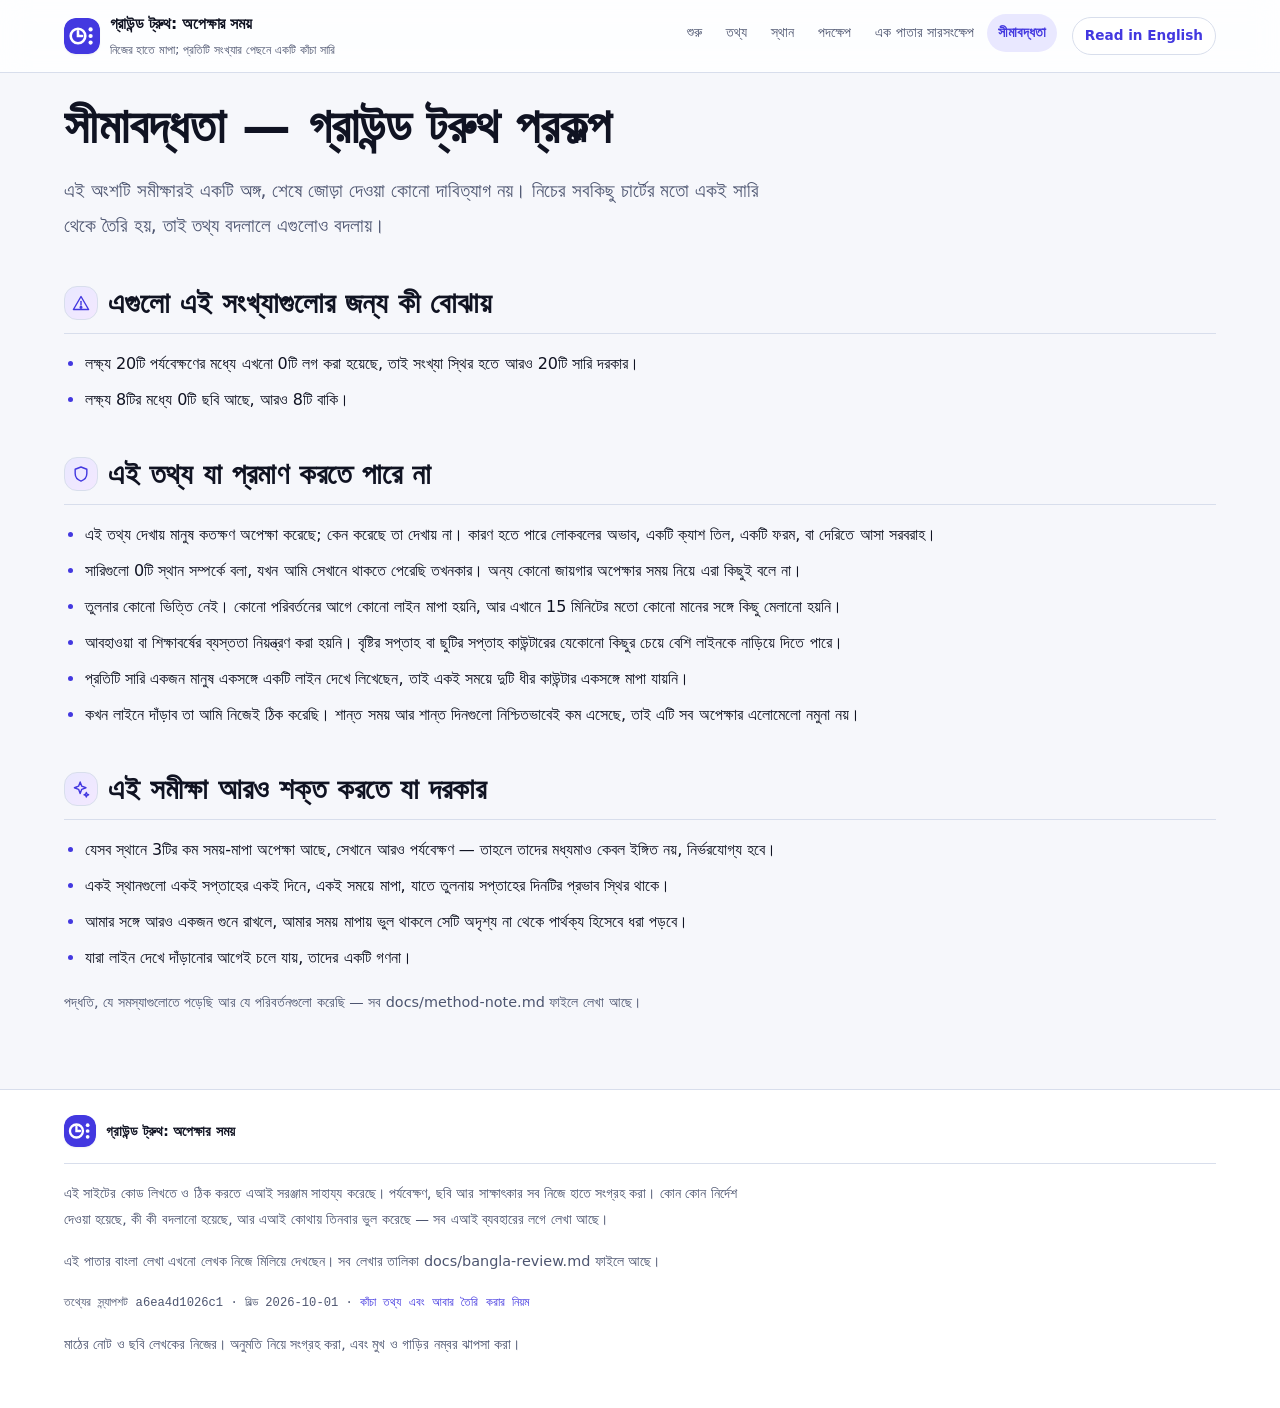
<file: bn/limitations.html>
<!DOCTYPE html>
<html lang="bn" data-snapshot="a6ea4d1026c1">
<head>
<meta charset="utf-8">
<meta name="viewport" content="width=device-width, initial-scale=1">
<title>সীমাবদ্ধতা — গ্রাউন্ড ট্রুথ প্রকল্প</title>
<meta name="description" content="এই তথ্য কী প্রমাণ করতে পারে আর পারে না, চার্টের মতো একই কাঁচা সারি থেকে তৈরি।">
<meta name="data-snapshot" content="a6ea4d1026c195d65d1f469eca3ade09df37994350f4383d46510299c9e493bd">
<meta name="generator" content="tools/build.py — built 2026-10-01 18:33 UTC from data/*.csv">
<link rel="stylesheet" href="../assets/site.css">
</head>
<body>
<a class="skip-link" href="#main">সরাসরি মূল অংশে যান</a>
<header class="site-header"><div class="wrap"><a class="brand" href="../bn/index.html"><svg class="brand-mark" viewBox="0 0 36 36" width="36" height="36" aria-hidden="true" focusable="false"><rect class="bm-plate" x="0" y="0" width="36" height="36" rx="11"/><circle class="bm-face" cx="14" cy="18" r="7.3"/><path class="bm-hand" d="M14 13.2V18h4.1"/><circle class="bm-dot" cx="26.6" cy="11.4" r="2.1"/><circle class="bm-dot" cx="26.6" cy="18" r="2.1"/><circle class="bm-dot" cx="26.6" cy="24.6" r="2.1"/></svg><span class="brand-text"><strong>গ্রাউন্ড ট্রুথ: অপেক্ষার সময়</strong><span>নিজের হাতে মাপা; প্রতিটি সংখ্যার পেছনে একটি কাঁচা সারি</span></span></a><nav class="site-nav" aria-label="পাতাগুলো"><ul><li><a href="../bn/index.html">শুরু</a></li><li><a href="../bn/data.html">তথ্য</a></li><li><a href="../bn/map.html">স্থান</a></li><li><a href="../bn/action.html">পদক্ষেপ</a></li><li><a href="../bn/summary.html">এক পাতার সারসংক্ষেপ</a></li><li><a href="../bn/limitations.html" aria-current="page">সীমাবদ্ধতা</a></li></ul></nav><p class="lang-switch"><a href="../limitations.html" hreflang="en" lang="en" title="Read this page in English">Read in English</a></p></div></header>
<main id="main" class="wrap">
<h1>সীমাবদ্ধতা — গ্রাউন্ড ট্রুথ প্রকল্প</h1>
<p class="lede">এই অংশটি সমীক্ষারই একটি অঙ্গ, শেষে জোড়া দেওয়া কোনো দাবিত্যাগ নয়। নিচের সবকিছু চার্টের মতো একই সারি থেকে তৈরি হয়, তাই তথ্য বদলালে এগুলোও বদলায়।</p>
<h2 class="section"><span class="ico-chip" aria-hidden="true"><svg class="ico" viewBox="0 0 24 24" width="20" height="20" aria-hidden="true" focusable="false" fill="none" stroke="currentColor" stroke-width="1.7" stroke-linecap="round" stroke-linejoin="round"><path d="M12 4.2L2.9 19.8h18.2z"/><path d="M12 10v4.4"/><circle cx="12" cy="17.2" r="1"/></svg></span><span>এগুলো এই সংখ্যাগুলোর জন্য কী বোঝায়</span></h2><ul><li>লক্ষ্য 20টি পর্যবেক্ষণের মধ্যে এখনো 0টি লগ করা হয়েছে, তাই সংখ্যা স্থির হতে আরও 20টি সারি দরকার।</li><li>লক্ষ্য 8টির মধ্যে 0টি ছবি আছে, আরও 8টি বাকি।</li></ul>
<h2 class="section"><span class="ico-chip" aria-hidden="true"><svg class="ico" viewBox="0 0 24 24" width="20" height="20" aria-hidden="true" focusable="false" fill="none" stroke="currentColor" stroke-width="1.7" stroke-linecap="round" stroke-linejoin="round"><path d="M12 3.6l7 2.7v5.2c0 4.3-3 7.6-7 9-4-1.4-7-4.7-7-9V6.3z"/></svg></span><span>এই তথ্য যা প্রমাণ করতে পারে না</span></h2><ul><li>এই তথ্য দেখায় মানুষ কতক্ষণ অপেক্ষা করেছে; কেন করেছে তা দেখায় না। কারণ হতে পারে লোকবলের অভাব, একটি ক্যাশ তিল, একটি ফরম, বা দেরিতে আসা সরবরাহ।</li><li>সারিগুলো 0টি স্থান সম্পর্কে বলা, যখন আমি সেখানে থাকতে পেরেছি তখনকার। অন্য কোনো জায়গার অপেক্ষার সময় নিয়ে এরা কিছুই বলে না।</li><li>তুলনার কোনো ভিত্তি নেই। কোনো পরিবর্তনের আগে কোনো লাইন মাপা হয়নি, আর এখানে 15 মিনিটের মতো কোনো মানের সঙ্গে কিছু মেলানো হয়নি।</li><li>আবহাওয়া বা শিক্ষাবর্ষের ব্যস্ততা নিয়ন্ত্রণ করা হয়নি। বৃষ্টির সপ্তাহ বা ছুটির সপ্তাহ কাউন্টারের যেকোনো কিছুর চেয়ে বেশি লাইনকে নাড়িয়ে দিতে পারে।</li><li>প্রতিটি সারি একজন মানুষ একসঙ্গে একটি লাইন দেখে লিখেছেন, তাই একই সময়ে দুটি ধীর কাউন্টার একসঙ্গে মাপা যায়নি।</li><li>কখন লাইনে দাঁড়াব তা আমি নিজেই ঠিক করেছি। শান্ত সময় আর শান্ত দিনগুলো নিশ্চিতভাবেই কম এসেছে, তাই এটি সব অপেক্ষার এলোমেলো নমুনা নয়।</li></ul>
<h2 class="section"><span class="ico-chip" aria-hidden="true"><svg class="ico" viewBox="0 0 24 24" width="20" height="20" aria-hidden="true" focusable="false" fill="none" stroke="currentColor" stroke-width="1.7" stroke-linecap="round" stroke-linejoin="round"><path d="M11 3.6l1.9 5 5 1.9-5 1.9-1.9 5-1.9-5-5-1.9 5-1.9z"/><path d="M18.4 16.2l.8 1.9 1.9.8-1.9.8-.8 1.9-.8-1.9-1.9-.8 1.9-.8z"/></svg></span><span>এই সমীক্ষা আরও শক্ত করতে যা দরকার</span></h2>
<ul><li>যেসব স্থানে 3টির কম সময়-মাপা অপেক্ষা আছে, সেখানে আরও পর্যবেক্ষণ — তাহলে তাদের মধ্যমাও কেবল ইঙ্গিত নয়, নির্ভরযোগ্য হবে।</li><li>একই স্থানগুলো একই সপ্তাহের একই দিনে, একই সময়ে মাপা, যাতে তুলনায় সপ্তাহের দিনটির প্রভাব স্থির থাকে।</li><li>আমার সঙ্গে আরও একজন গুনে রাখলে, আমার সময় মাপায় ভুল থাকলে সেটি অদৃশ্য না থেকে পার্থক্য হিসেবে ধরা পড়বে।</li><li>যারা লাইন দেখে দাঁড়ানোর আগেই চলে যায়, তাদের একটি গণনা।</li></ul>
<p class="note">পদ্ধতি, যে সমস্যাগুলোতে পড়েছি আর যে পরিবর্তনগুলো করেছি — সব docs/method-note.md ফাইলে লেখা আছে।</p>
</main>
<footer class="site-footer" data-bn-review="pending"><div class="wrap"><div class="footer-top"><div class="footer-brand"><svg class="brand-mark" viewBox="0 0 36 36" width="32" height="32" aria-hidden="true" focusable="false"><rect class="bm-plate" x="0" y="0" width="36" height="36" rx="11"/><circle class="bm-face" cx="14" cy="18" r="7.3"/><path class="bm-hand" d="M14 13.2V18h4.1"/><circle class="bm-dot" cx="26.6" cy="11.4" r="2.1"/><circle class="bm-dot" cx="26.6" cy="18" r="2.1"/><circle class="bm-dot" cx="26.6" cy="24.6" r="2.1"/></svg><span>গ্রাউন্ড ট্রুথ: অপেক্ষার সময়</span></div></div><p>এই সাইটের কোড লিখতে ও ঠিক করতে এআই সরঞ্জাম সাহায্য করেছে। পর্যবেক্ষণ, ছবি আর সাক্ষাৎকার সব নিজে হাতে সংগ্রহ করা। কোন কোন নির্দেশ দেওয়া হয়েছে, কী কী বদলানো হয়েছে, আর এআই কোথায় তিনবার ভুল করেছে — সব এআই ব্যবহারের লগে লেখা আছে।</p><p class="note">এই পাতার বাংলা লেখা এখনো লেখক নিজে মিলিয়ে দেখছেন। সব লেখার তালিকা docs/bangla-review.md ফাইলে আছে।</p><p class="fingerprint">তথ্যের স্ন্যাপশট <code>a6ea4d1026c1</code> · বিল্ড 2026-10-01 · <a href="../bn/data.html">কাঁচা তথ্য এবং আবার তৈরি করার নিয়ম</a></p><p>মাঠের নোট ও ছবি লেখকের নিজের। অনুমতি নিয়ে সংগ্রহ করা, এবং মুখ ও গাড়ির নম্বর ঝাপসা করা।</p></div></footer>
<script src="../assets/app.js" defer></script>
</body>
</html>
</file>
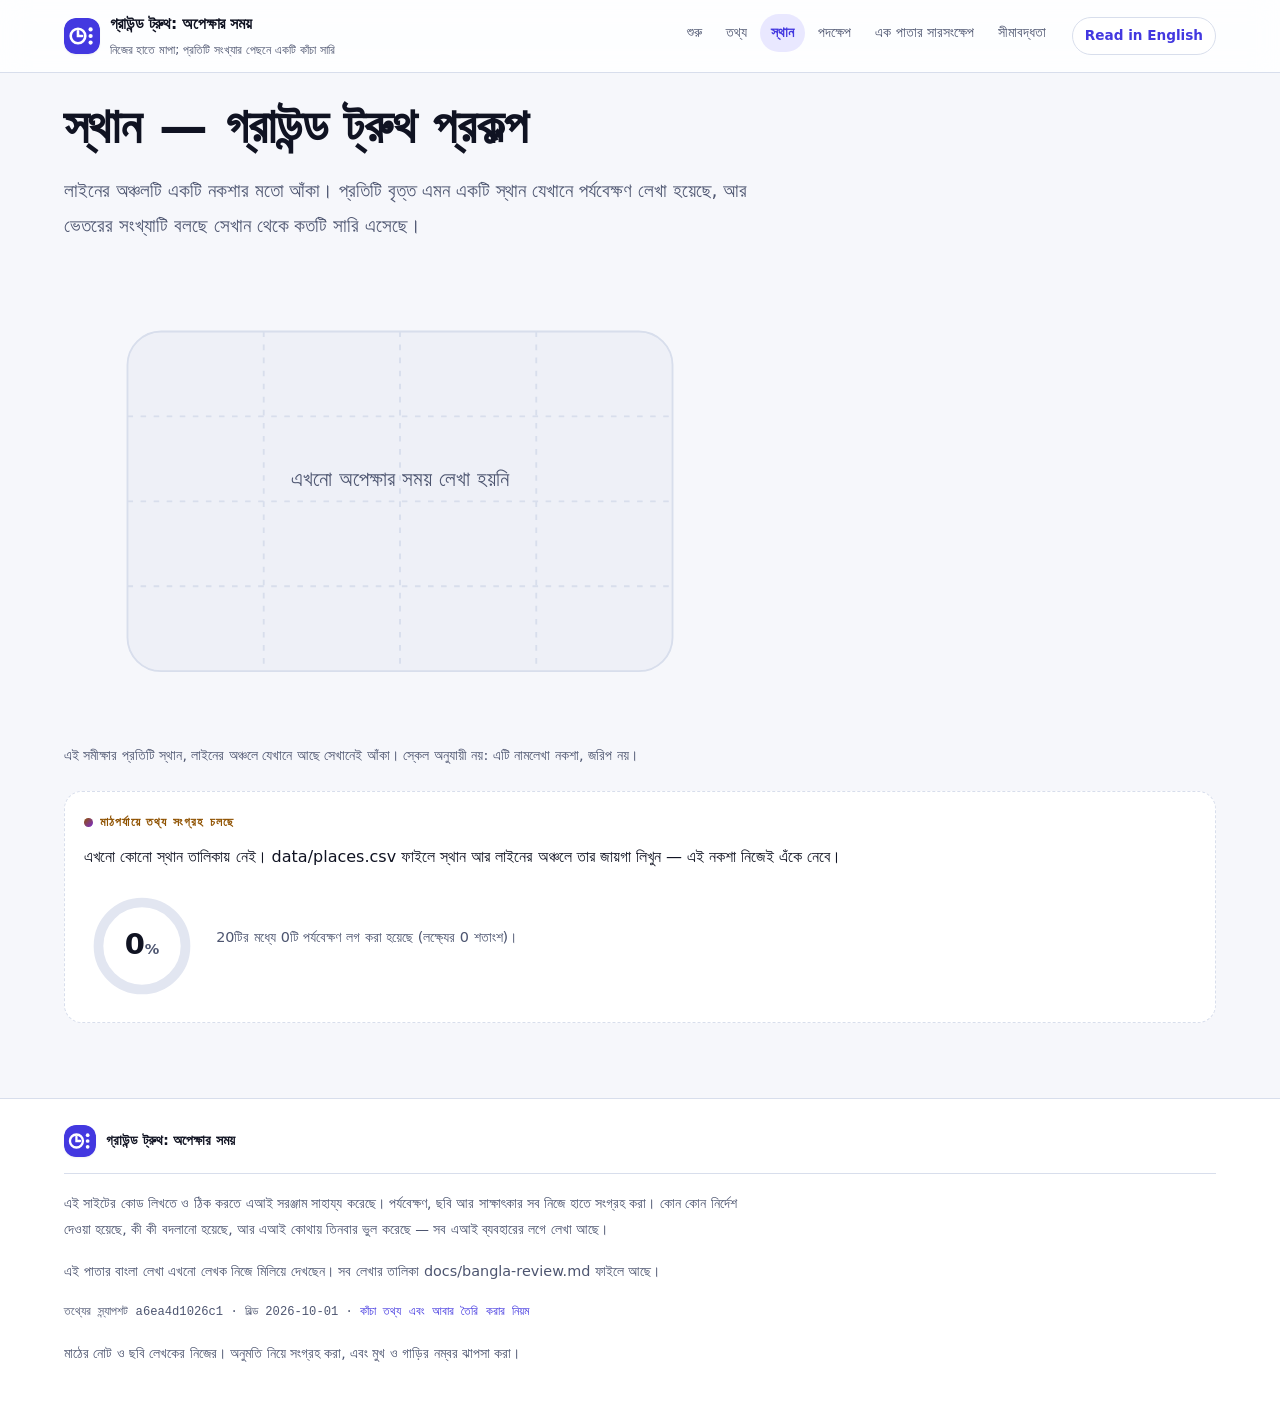
<file: bn/map.html>
<!DOCTYPE html>
<html lang="bn" data-snapshot="a6ea4d1026c1">
<head>
<meta charset="utf-8">
<meta name="viewport" content="width=device-width, initial-scale=1">
<title>স্থান — গ্রাউন্ড ট্রুথ প্রকল্প</title>
<meta name="description" content="লাইনের অঞ্চলের নামলেখা নকশা, প্রতিটি স্থানের পর্যবেক্ষণ ও মধ্যমা অপেক্ষাসহ।">
<meta name="data-snapshot" content="a6ea4d1026c195d65d1f469eca3ade09df37994350f4383d46510299c9e493bd">
<meta name="generator" content="tools/build.py — built 2026-10-01 18:33 UTC from data/*.csv">
<link rel="stylesheet" href="../assets/site.css">
</head>
<body>
<a class="skip-link" href="#main">সরাসরি মূল অংশে যান</a>
<header class="site-header"><div class="wrap"><a class="brand" href="../bn/index.html"><svg class="brand-mark" viewBox="0 0 36 36" width="36" height="36" aria-hidden="true" focusable="false"><rect class="bm-plate" x="0" y="0" width="36" height="36" rx="11"/><circle class="bm-face" cx="14" cy="18" r="7.3"/><path class="bm-hand" d="M14 13.2V18h4.1"/><circle class="bm-dot" cx="26.6" cy="11.4" r="2.1"/><circle class="bm-dot" cx="26.6" cy="18" r="2.1"/><circle class="bm-dot" cx="26.6" cy="24.6" r="2.1"/></svg><span class="brand-text"><strong>গ্রাউন্ড ট্রুথ: অপেক্ষার সময়</strong><span>নিজের হাতে মাপা; প্রতিটি সংখ্যার পেছনে একটি কাঁচা সারি</span></span></a><nav class="site-nav" aria-label="পাতাগুলো"><ul><li><a href="../bn/index.html">শুরু</a></li><li><a href="../bn/data.html">তথ্য</a></li><li><a href="../bn/map.html" aria-current="page">স্থান</a></li><li><a href="../bn/action.html">পদক্ষেপ</a></li><li><a href="../bn/summary.html">এক পাতার সারসংক্ষেপ</a></li><li><a href="../bn/limitations.html">সীমাবদ্ধতা</a></li></ul></nav><p class="lang-switch"><a href="../map.html" hreflang="en" lang="en" title="Read this page in English">Read in English</a></p></div></header>
<main id="main" class="wrap">
<h1>স্থান — গ্রাউন্ড ট্রুথ প্রকল্প</h1>
<p class="lede">লাইনের অঞ্চলটি একটি নকশার মতো আঁকা। প্রতিটি বৃত্ত এমন একটি স্থান যেখানে পর্যবেক্ষণ লেখা হয়েছে, আর ভেতরের সংখ্যাটি বলছে সেখান থেকে কতটি সারি এসেছে।</p>
<figure><svg class="chart" viewBox="0 0 360 250" preserveAspectRatio="xMidYMid meet" role="img" focusable="false" aria-labelledby="map1-t map1-d"><title id="map1-t">লাইনের অঞ্চলের নকশা, প্রতিটি স্থানে নামলেখা বৃত্ত</title><desc id="map1-d">লাইনের অঞ্চলের নকশা। প্রতিটি স্থানে একটি বৃত্ত, যার আকার পর্যবেক্ষণের সংখ্যা অনুযায়ী, আর পাশে লেখা মধ্যমা অপেক্ষার সময়।</desc><rect class="c-plot" x="34" y="34" width="292" height="182" rx="18"/><line class="c-grid" x1="107" y1="34" x2="107" y2="216"/><line class="c-grid" x1="34" y1="79.5" x2="326" y2="79.5"/><line class="c-grid" x1="180" y1="34" x2="180" y2="216"/><line class="c-grid" x1="34" y1="125" x2="326" y2="125"/><line class="c-grid" x1="253" y1="34" x2="253" y2="216"/><line class="c-grid" x1="34" y1="170.5" x2="326" y2="170.5"/><text class="c-empty-text" x="180" y="117" text-anchor="middle" font-size="11.5">এখনো অপেক্ষার সময় লেখা হয়নি</text></svg><figcaption>এই সমীক্ষার প্রতিটি স্থান, লাইনের অঞ্চলে যেখানে আছে সেখানেই আঁকা। <span class="note">স্কেল অনুযায়ী নয়: এটি নামলেখা নকশা, জরিপ নয়।</span></figcaption></figure>
<section class="card empty-state"><p class="card-title">মাঠপর্যায়ে তথ্য সংগ্রহ চলছে</p><p>এখনো কোনো স্থান তালিকায় নেই। data/places.csv ফাইলে স্থান আর লাইনের অঞ্চলে তার জায়গা লিখুন — এই নকশা নিজেই এঁকে নেবে।</p><div class="meter"><div class="meter-ring"><svg class="art art-meter" viewBox="0 0 120 120" width="116" height="116" role="img" aria-label="20টির মধ্যে 0টি পর্যবেক্ষণ লগ করা হয়েছে" focusable="false"><defs><linearGradient id="meter-ring" x1="0" y1="0" x2="1" y2="1"><stop class="gs-a" offset="0"/><stop class="gs-b" offset="1"/></linearGradient></defs><circle class="am-track" cx="60" cy="60" r="45"/><circle class="am-arc" cx="60" cy="60" r="45" transform="rotate(-90 60 60)" stroke-dasharray="282.7" stroke-dashoffset="282.7" style="stroke:url(#meter-ring)"/><text class="am-value" x="60" y="68" text-anchor="middle">0<tspan class="am-pct">%</tspan></text></svg></div><p class="note meter-copy">20টির মধ্যে 0টি পর্যবেক্ষণ লগ করা হয়েছে (লক্ষ্যের 0 শতাংশ)।</p></div></section>
</main>
<footer class="site-footer" data-bn-review="pending"><div class="wrap"><div class="footer-top"><div class="footer-brand"><svg class="brand-mark" viewBox="0 0 36 36" width="32" height="32" aria-hidden="true" focusable="false"><rect class="bm-plate" x="0" y="0" width="36" height="36" rx="11"/><circle class="bm-face" cx="14" cy="18" r="7.3"/><path class="bm-hand" d="M14 13.2V18h4.1"/><circle class="bm-dot" cx="26.6" cy="11.4" r="2.1"/><circle class="bm-dot" cx="26.6" cy="18" r="2.1"/><circle class="bm-dot" cx="26.6" cy="24.6" r="2.1"/></svg><span>গ্রাউন্ড ট্রুথ: অপেক্ষার সময়</span></div></div><p>এই সাইটের কোড লিখতে ও ঠিক করতে এআই সরঞ্জাম সাহায্য করেছে। পর্যবেক্ষণ, ছবি আর সাক্ষাৎকার সব নিজে হাতে সংগ্রহ করা। কোন কোন নির্দেশ দেওয়া হয়েছে, কী কী বদলানো হয়েছে, আর এআই কোথায় তিনবার ভুল করেছে — সব এআই ব্যবহারের লগে লেখা আছে।</p><p class="note">এই পাতার বাংলা লেখা এখনো লেখক নিজে মিলিয়ে দেখছেন। সব লেখার তালিকা docs/bangla-review.md ফাইলে আছে।</p><p class="fingerprint">তথ্যের স্ন্যাপশট <code>a6ea4d1026c1</code> · বিল্ড 2026-10-01 · <a href="../bn/data.html">কাঁচা তথ্য এবং আবার তৈরি করার নিয়ম</a></p><p>মাঠের নোট ও ছবি লেখকের নিজের। অনুমতি নিয়ে সংগ্রহ করা, এবং মুখ ও গাড়ির নম্বর ঝাপসা করা।</p></div></footer>
<script src="../assets/app.js" defer></script>
</body>
</html>
</file>
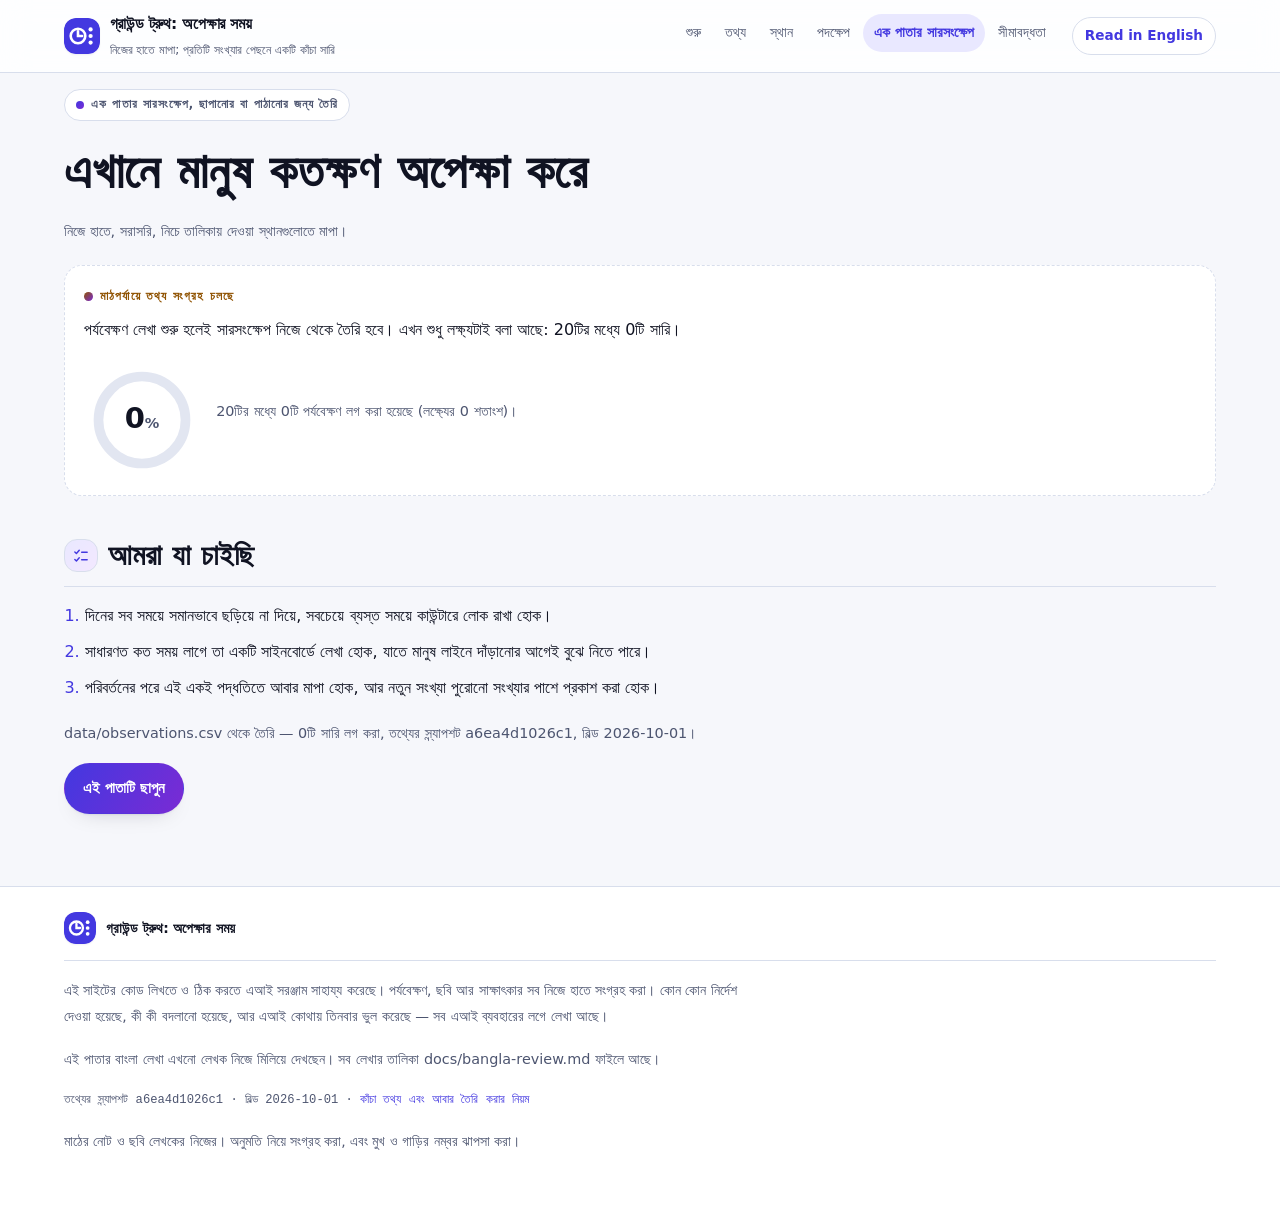
<file: bn/summary.html>
<!DOCTYPE html>
<html lang="bn" data-snapshot="a6ea4d1026c1">
<head>
<meta charset="utf-8">
<meta name="viewport" content="width=device-width, initial-scale=1">
<title>এক পাতার সারসংক্ষেপ — গ্রাউন্ড ট্রুথ প্রকল্প</title>
<meta name="description" content="ফল, সংখ্যা, স্থান আর সীমাবদ্ধতাসহ A4 মাপে ছাপার জন্য সারসংক্ষেপ।">
<meta name="data-snapshot" content="a6ea4d1026c195d65d1f469eca3ade09df37994350f4383d46510299c9e493bd">
<meta name="generator" content="tools/build.py — built 2026-10-01 18:33 UTC from data/*.csv">
<link rel="stylesheet" href="../assets/site.css">
</head>
<body>
<a class="skip-link" href="#main">সরাসরি মূল অংশে যান</a>
<header class="site-header"><div class="wrap"><a class="brand" href="../bn/index.html"><svg class="brand-mark" viewBox="0 0 36 36" width="36" height="36" aria-hidden="true" focusable="false"><rect class="bm-plate" x="0" y="0" width="36" height="36" rx="11"/><circle class="bm-face" cx="14" cy="18" r="7.3"/><path class="bm-hand" d="M14 13.2V18h4.1"/><circle class="bm-dot" cx="26.6" cy="11.4" r="2.1"/><circle class="bm-dot" cx="26.6" cy="18" r="2.1"/><circle class="bm-dot" cx="26.6" cy="24.6" r="2.1"/></svg><span class="brand-text"><strong>গ্রাউন্ড ট্রুথ: অপেক্ষার সময়</strong><span>নিজের হাতে মাপা; প্রতিটি সংখ্যার পেছনে একটি কাঁচা সারি</span></span></a><nav class="site-nav" aria-label="পাতাগুলো"><ul><li><a href="../bn/index.html">শুরু</a></li><li><a href="../bn/data.html">তথ্য</a></li><li><a href="../bn/map.html">স্থান</a></li><li><a href="../bn/action.html">পদক্ষেপ</a></li><li><a href="../bn/summary.html" aria-current="page">এক পাতার সারসংক্ষেপ</a></li><li><a href="../bn/limitations.html">সীমাবদ্ধতা</a></li></ul></nav><p class="lang-switch"><a href="../summary.html" hreflang="en" lang="en" title="Read this page in English">Read in English</a></p></div></header>
<main id="main" class="wrap">
<div class="print-page">
<p class="kicker">এক পাতার সারসংক্ষেপ, ছাপানোর বা পাঠানোর জন্য তৈরি</p>
<h1>এখানে মানুষ কতক্ষণ অপেক্ষা করে</h1>
<p class="note">নিজে হাতে, সরাসরি, নিচে তালিকায় দেওয়া স্থানগুলোতে মাপা।</p>
<section class="card empty-state"><p class="card-title">মাঠপর্যায়ে তথ্য সংগ্রহ চলছে</p><p>পর্যবেক্ষণ লেখা শুরু হলেই সারসংক্ষেপ নিজে থেকে তৈরি হবে। এখন শুধু লক্ষ্যটাই বলা আছে: 20টির মধ্যে 0টি সারি।</p><div class="meter"><div class="meter-ring"><svg class="art art-meter" viewBox="0 0 120 120" width="116" height="116" role="img" aria-label="20টির মধ্যে 0টি পর্যবেক্ষণ লগ করা হয়েছে" focusable="false"><defs><linearGradient id="meter-ring" x1="0" y1="0" x2="1" y2="1"><stop class="gs-a" offset="0"/><stop class="gs-b" offset="1"/></linearGradient></defs><circle class="am-track" cx="60" cy="60" r="45"/><circle class="am-arc" cx="60" cy="60" r="45" transform="rotate(-90 60 60)" stroke-dasharray="282.7" stroke-dashoffset="282.7" style="stroke:url(#meter-ring)"/><text class="am-value" x="60" y="68" text-anchor="middle">0<tspan class="am-pct">%</tspan></text></svg></div><p class="note meter-copy">20টির মধ্যে 0টি পর্যবেক্ষণ লগ করা হয়েছে (লক্ষ্যের 0 শতাংশ)।</p></div></section>
<h2 class="section"><span class="ico-chip" aria-hidden="true"><svg class="ico" viewBox="0 0 24 24" width="20" height="20" aria-hidden="true" focusable="false" fill="none" stroke="currentColor" stroke-width="1.7" stroke-linecap="round" stroke-linejoin="round"><path d="M4.6 7.1l1.9 1.9 3.4-4"/><path d="M4.6 16.1l1.9 1.9 3.4-4"/><path d="M12.8 7.4h6.6"/><path d="M12.8 16.4h6.6"/></svg></span><span>আমরা যা চাইছি</span></h2>
<ol><li>দিনের সব সময়ে সমানভাবে ছড়িয়ে না দিয়ে, সবচেয়ে ব্যস্ত সময়ে কাউন্টারে লোক রাখা হোক।</li><li>সাধারণত কত সময় লাগে তা একটি সাইনবোর্ডে লেখা হোক, যাতে মানুষ লাইনে দাঁড়ানোর আগেই বুঝে নিতে পারে।</li><li>পরিবর্তনের পরে এই একই পদ্ধতিতে আবার মাপা হোক, আর নতুন সংখ্যা পুরোনো সংখ্যার পাশে প্রকাশ করা হোক।</li></ol>
<p class="note">data/observations.csv থেকে তৈরি — 0টি সারি লগ করা, তথ্যের স্ন্যাপশট a6ea4d1026c1, বিল্ড 2026-10-01।</p>
<p class="no-print"><button class="button" type="button" data-print>এই পাতাটি ছাপুন</button></p>
</div>
</main>
<footer class="site-footer" data-bn-review="pending"><div class="wrap"><div class="footer-top"><div class="footer-brand"><svg class="brand-mark" viewBox="0 0 36 36" width="32" height="32" aria-hidden="true" focusable="false"><rect class="bm-plate" x="0" y="0" width="36" height="36" rx="11"/><circle class="bm-face" cx="14" cy="18" r="7.3"/><path class="bm-hand" d="M14 13.2V18h4.1"/><circle class="bm-dot" cx="26.6" cy="11.4" r="2.1"/><circle class="bm-dot" cx="26.6" cy="18" r="2.1"/><circle class="bm-dot" cx="26.6" cy="24.6" r="2.1"/></svg><span>গ্রাউন্ড ট্রুথ: অপেক্ষার সময়</span></div></div><p>এই সাইটের কোড লিখতে ও ঠিক করতে এআই সরঞ্জাম সাহায্য করেছে। পর্যবেক্ষণ, ছবি আর সাক্ষাৎকার সব নিজে হাতে সংগ্রহ করা। কোন কোন নির্দেশ দেওয়া হয়েছে, কী কী বদলানো হয়েছে, আর এআই কোথায় তিনবার ভুল করেছে — সব এআই ব্যবহারের লগে লেখা আছে।</p><p class="note">এই পাতার বাংলা লেখা এখনো লেখক নিজে মিলিয়ে দেখছেন। সব লেখার তালিকা docs/bangla-review.md ফাইলে আছে।</p><p class="fingerprint">তথ্যের স্ন্যাপশট <code>a6ea4d1026c1</code> · বিল্ড 2026-10-01 · <a href="../bn/data.html">কাঁচা তথ্য এবং আবার তৈরি করার নিয়ম</a></p><p>মাঠের নোট ও ছবি লেখকের নিজের। অনুমতি নিয়ে সংগ্রহ করা, এবং মুখ ও গাড়ির নম্বর ঝাপসা করা।</p></div></footer>
<script src="../assets/app.js" defer></script>
</body>
</html>
</file>
<file: assets/site.css>
/* Ground Truth Project — generated from src/site.css.tpl + src/theme.json.
   Do not edit assets/site.css: edit the template and run `py tools/build.py`.

   Order: tokens, base, layout, header, hero, buttons, headings, cards, metrics,
   meter, facts, charts, diagrams, tables, evidence, quote, forms, footer, print. */

:root {
  color-scheme: light dark;
  --bg: #f6f7fb;
  --surface: #ffffff;
  --surface-2: #eef0f7;
  --surface-3: #e2e6f1;
  --header-bg: rgba(255, 255, 255, 0.82);
  --text: #101322;
  --muted: #4d5570;
  --border: #d8deec;
  --accent: #4338e0;
  --accent-text: #ffffff;
  --accent-soft: #e9e8ff;
  --accent-2: #7a2bd4;
  --accent-2-soft: #f3e8ff;
  --ok: #0d7a44;
  --warn: #8f5200;
  --danger: #b3261e;
  --ok-soft: #e2f6ea;
  --warn-soft: #fdf0dc;
  --danger-soft: #fdeaec;
  --series-1: #4338e0;
  --series-2: #0d7a44;
  --series-3: #7a2bd4;
  --series-4: #8f5200;
  --series-5: #0f6f8c;
  --grad-1: #4338e0;
  --grad-2: #7a2bd4;
  --hero-1: #eef0ff;
  --hero-2: #f7ecff;
  --shadow-1: 0 1px 2px rgba(16, 19, 34, 0.06), 0 10px 24px -16px rgba(16, 19, 34, 0.28);
  --shadow-2: 0 2px 4px rgba(16, 19, 34, 0.06), 0 22px 44px -22px rgba(16, 19, 34, 0.36);
  --ring: rgba(67, 56, 224, 0.32);
  --radius: 18px;
  --radius-sm: 11px;
  --radius-pill: 999px;
  --wrap: 74rem;
  --font: system-ui, -apple-system, "Segoe UI", Roboto, "Helvetica Neue", Arial, sans-serif;
  --font-bn: "Noto Sans Bengali", "Nirmala UI", "Vrinda", "Shonar Bangla", system-ui, sans-serif;
  --font-mono: ui-monospace, SFMono-Regular, Menlo, Consolas, monospace;
  --font-display: ui-serif, Georgia, Cambria, "Times New Roman", serif;
}

@media (prefers-color-scheme: dark) {
  :root {
    --bg: #0b0d18;
  --surface: #141827;
  --surface-2: #1b2134;
  --surface-3: #242b44;
  --header-bg: rgba(11, 13, 24, 0.78);
  --text: #f2f4fb;
  --muted: #b6bdd4;
  --border: #2a3149;
  --accent: #a9b4ff;
  --accent-text: #0b0d18;
  --accent-soft: #1e2450;
  --accent-2: #d9a6ff;
  --accent-2-soft: #2a1f45;
  --ok: #4ade80;
  --warn: #fbbf5c;
  --danger: #ff9b9b;
  --ok-soft: #12301f;
  --warn-soft: #32240f;
  --danger-soft: #3a1720;
  --series-1: #a9b4ff;
  --series-2: #4ade80;
  --series-3: #d9a6ff;
  --series-4: #fbbf5c;
  --series-5: #5ed8f0;
  --grad-1: #a9b4ff;
  --grad-2: #d9a6ff;
  --hero-1: #161b33;
  --hero-2: #231a3d;
  --shadow-1: 0 1px 2px rgba(0, 0, 0, 0.5), 0 10px 24px -16px rgba(0, 0, 0, 0.7);
  --shadow-2: 0 2px 6px rgba(0, 0, 0, 0.55), 0 24px 48px -24px rgba(0, 0, 0, 0.8);
  --ring: rgba(169, 180, 255, 0.38);
  }
}

/* ---------- base ---------- */
*, *::before, *::after { box-sizing: border-box; }

html {
  -webkit-text-size-adjust: 100%;
  /* Hidden on the root so the viewport never scrolls sideways; on the body it
     would turn the body into a scroll container and break the sticky header. */
  overflow-x: hidden;
}

body {
  margin: 0;
  background: var(--bg);
  color: var(--text);
  font-family: var(--font);
  font-size: 1rem;
  line-height: 1.65;
  overflow-x: clip;
  -webkit-font-smoothing: antialiased;
}

html[lang="bn"] body { font-family: var(--font-bn); line-height: 1.9; }

img { max-width: 100%; height: auto; display: block; }

a { color: var(--accent); text-decoration-thickness: 1px; text-underline-offset: 3px; }
a:hover { text-decoration-thickness: 2px; }

::selection { background: var(--accent-soft); color: var(--text); }

:focus-visible {
  outline: 3px solid var(--accent);
  outline-offset: 2px;
  border-radius: 5px;
}

h1, h2, h3 { line-height: 1.22; margin: 0 0 .55rem; letter-spacing: -.012em; font-family: var(--font-display); }
html[lang="bn"] h1, html[lang="bn"] h2, html[lang="bn"] h3 {
  font-family: var(--font-bn);
  letter-spacing: 0;
  line-height: 1.55;
}
h1 { font-size: clamp(2rem, 1.45rem + 2.5vw, 3.05rem); letter-spacing: -.024em; }
h2 { font-size: clamp(1.32rem, 1.12rem + 1vw, 1.8rem); margin-top: 2rem; }
h3 { font-family: var(--font); font-size: 1.06rem; font-weight: 700; margin-top: 1.4rem; }
p { margin: 0 0 1rem; }
p, li { overflow-wrap: break-word; }
ul, ol { margin: 0 0 1rem; padding-left: 1.3rem; }
li { margin-bottom: .35rem; }
li::marker { color: var(--accent); }
h1, h2, h3, [id] { scroll-margin-top: 6rem; }

/* ---------- layout + utilities ---------- */
.wrap { max-width: var(--wrap); margin: 0 auto; padding: 1rem; }
main { display: block; padding-bottom: 3rem; }

.skip-link {
  position: absolute; left: -9999px; top: 0; z-index: 40;
  background: var(--accent); color: var(--accent-text);
  padding: .7rem 1rem; border-radius: 0 0 var(--radius-sm) 0; font-weight: 600;
}
.skip-link:focus { left: 0; }

.sr-only {
  position: absolute; width: 1px; height: 1px; padding: 0; margin: -1px;
  overflow: hidden; clip: rect(0 0 0 0); white-space: nowrap; border: 0;
}

.note { color: var(--muted); font-size: .9rem; }
.lede { font-size: clamp(1.02rem, .97rem + .35vw, 1.16rem); color: var(--muted); max-width: 62ch; }
.badge {
  display: inline-block; background: var(--accent-soft); color: var(--accent);
  border-radius: var(--radius-pill); padding: .12rem .65rem; font-size: .78rem; font-weight: 600;
}
.review-flag { border-left: 4px solid var(--warn); }

.ico { display: block; flex: 0 0 auto; }

/* ---------- header ---------- */
.site-header {
  position: sticky; top: 0; z-index: 30;
  background: var(--header-bg);
  -webkit-backdrop-filter: saturate(180%) blur(14px);
  backdrop-filter: saturate(180%) blur(14px);
  border-bottom: 1px solid var(--border);
}
@supports not ((backdrop-filter: blur(2px)) or (-webkit-backdrop-filter: blur(2px))) {
  .site-header { background: var(--surface); }
}
.site-header .wrap { display: flex; flex-wrap: wrap; align-items: center; gap: .45rem .9rem; padding: .6rem 1rem; }

.brand {
  display: flex; align-items: center; gap: .6rem;
  flex: 1 1 13rem; min-width: 0;
  color: var(--text); text-decoration: none;
}
.brand-mark { display: block; border-radius: 12px; box-shadow: var(--shadow-1); }
.brand-text { min-width: 0; }
.brand-text strong { display: block; font-size: .97rem; font-weight: 700; letter-spacing: -.015em; }
.brand-text span { display: block; font-size: .76rem; color: var(--muted); }

.site-nav ul { list-style: none; display: flex; flex-wrap: wrap; gap: .1rem; margin: 0; padding: 0; }
.site-nav a {
  display: block; padding: .32rem .7rem; border-radius: var(--radius-pill);
  text-decoration: none; font-size: .9rem; font-weight: 500; color: var(--muted);
  white-space: nowrap;
}
.site-nav a:hover { color: var(--text); background: var(--surface-2); }
.site-nav a[aria-current="page"] {
  background: var(--accent-soft); color: var(--accent); font-weight: 700;
}

.lang-switch { margin: 0; }
.lang-switch a {
  display: inline-flex; align-items: center; gap: .35rem;
  padding: .32rem .75rem; border: 1px solid var(--border); border-radius: var(--radius-pill);
  background: var(--surface); text-decoration: none; font-size: .85rem; font-weight: 600;
  white-space: nowrap;
}
.lang-switch a:hover { border-color: var(--accent); }

/* On a phone the header gets one row for the mark and the language switch, and
   one scrollable strip of tabs underneath, instead of a three-line block that
   eats a third of the screen. The wordmark is still announced by a screen
   reader, because it stays in the document and is only moved out of sight. */
@media (max-width: 34rem) {
  .site-header .wrap { gap: .35rem .6rem; }
  .brand { flex: 1 1 auto; min-width: 0; }
  .brand-text {
    position: absolute; width: 1px; height: 1px; margin: -1px; padding: 0;
    overflow: hidden; clip: rect(0 0 0 0); white-space: nowrap; border: 0;
  }
  .lang-switch { margin-left: auto; }
  .lang-switch a { padding: .3rem .6rem; font-size: .8rem; }
  .site-nav { order: 3; flex-basis: 100%; min-width: 0; }
  .site-nav ul {
    flex-wrap: nowrap; max-width: 100%;
    overflow-x: auto; scrollbar-width: none;
    -webkit-overflow-scrolling: touch;
  }
  .site-nav ul::-webkit-scrollbar { display: none; }
}

/* ---------- hero ---------- */
.hero {
  position: relative; overflow: hidden;
  margin: .6rem 0 1.6rem; padding: 1.5rem 1.2rem 1.6rem;
  border: 1px solid var(--border); border-radius: calc(var(--radius) + 8px);
  background-image: linear-gradient(135deg, var(--hero-1), var(--hero-2));
  box-shadow: var(--shadow-1);
}
.hero::after {
  content: ""; position: absolute; z-index: 0; pointer-events: none;
  width: 22rem; height: 22rem; right: -7rem; top: -9rem; border-radius: 50%;
  background-image: radial-gradient(circle at center, var(--accent-soft), transparent 68%);
}
.hero > * { position: relative; z-index: 1; }

.hero-copy { max-width: 40rem; }
.hero h1 { margin-bottom: .7rem; }

.kicker {
  display: inline-flex; align-items: center; gap: .45rem;
  margin: 0 0 .8rem; padding: .26rem .7rem;
  border: 1px solid var(--border); border-radius: var(--radius-pill);
  background: var(--surface); color: var(--muted);
  font-size: .72rem; font-weight: 700; letter-spacing: .09em; text-transform: uppercase;
}
.kicker::before {
  content: ""; width: .5rem; height: .5rem; border-radius: 50%;
  background-image: linear-gradient(135deg, var(--grad-1), var(--grad-2));
}

.hero-actions { display: flex; flex-wrap: wrap; gap: .6rem; margin: 1.2rem 0 0; }

.hero-art { margin: 1.4rem 0 0; display: flex; align-items: center; justify-content: center; }
/* Full width, so a small photograph still fills the column instead of sitting
   at its own pixel size inside a centred flex row. */
.hero-figure { margin: 0; width: 100%; }
.hero-photo {
  width: 100%; aspect-ratio: 4 / 3; object-fit: cover;
  border: 1px solid var(--border); border-radius: calc(var(--radius) + 2px);
  box-shadow: var(--shadow-2);
}

@media (min-width: 52rem) {
  .hero { display: grid; grid-template-columns: minmax(0, 1.05fr) minmax(0, .95fr); gap: 1.75rem; align-items: center; padding: 2.2rem 2.2rem 2.1rem; }
  .hero-art { margin: 0; }
  .hero-copy { max-width: none; }
}

/* ---------- buttons ---------- */
.button {
  display: inline-flex; align-items: center; justify-content: center; gap: .45rem;
  padding: .62rem 1.1rem; border: 1px solid transparent; border-radius: var(--radius-pill);
  background-image: linear-gradient(120deg, var(--grad-1), var(--grad-2));
  color: var(--accent-text); font: inherit; font-size: .95rem; font-weight: 600;
  text-decoration: none; cursor: pointer; box-shadow: var(--shadow-1);
  transition: transform .16s ease, box-shadow .16s ease, border-color .16s ease;
}
.button:hover { transform: translateY(-1px); box-shadow: var(--shadow-2); }
.button:active { transform: translateY(0); }
.button.secondary, .button.ghost {
  background-image: none; background-color: var(--surface);
  color: var(--accent); border-color: var(--border);
}
.button.secondary:hover { border-color: var(--accent); }
.button[disabled] { opacity: .6; cursor: not-allowed; transform: none; }

/* ---------- section headings ---------- */
.section {
  display: flex; align-items: center; gap: .65rem;
  margin: 2.3rem 0 .9rem; padding-bottom: .5rem;
  border-bottom: 1px solid var(--border);
}
.section > span:last-child { min-width: 0; }
.ico-chip {
  display: grid; place-items: center; flex: 0 0 auto;
  width: 2.1rem; height: 2.1rem; border-radius: 13px;
  border: 1px solid var(--border);
  background-image: linear-gradient(135deg, var(--accent-soft), var(--accent-2-soft));
  color: var(--accent);
}
h3 .ico-chip { width: 1.6rem; height: 1.6rem; border-radius: 10px; }

/* ---------- cards ---------- */
.card {
  position: relative;
  margin: 1.2rem 0; padding: 1.2rem 1.2rem 1.1rem;
  background: var(--surface); border: 1px solid var(--border);
  border-radius: var(--radius); box-shadow: var(--shadow-1);
  transition: transform .18s ease, box-shadow .18s ease, border-color .18s ease;
}
.card:hover { transform: translateY(-2px); box-shadow: var(--shadow-2); }
.card > :last-child { margin-bottom: 0; }
.card-title {
  margin: 0 0 .45rem; font-family: var(--font);
  font-size: .77rem; font-weight: 700; letter-spacing: .09em;
  text-transform: uppercase; color: var(--muted);
}
.card-headline { padding-top: 1.4rem; }
.card-headline::before {
  content: ""; position: absolute; inset: 0 0 auto 0; height: 4px;
  border-radius: var(--radius) var(--radius) 0 0;
  background-image: linear-gradient(90deg, var(--grad-1), var(--grad-2));
}
.card-headline .lede { color: var(--text); font-weight: 500; margin-bottom: .8rem; }
.card-headline .card-title { color: var(--accent); }

.empty-state { border-style: dashed; box-shadow: none; }
.empty-state:hover { transform: none; box-shadow: none; }
.empty-state .card-title { color: var(--warn); }
.empty-state .card-title::before {
  content: ""; display: inline-block; vertical-align: middle;
  width: .55rem; height: .55rem; margin-right: .45rem; border-radius: 50%;
  background-image: linear-gradient(135deg, var(--warn), var(--accent-2));
}

/* ---------- metric band ---------- */
.metrics {
  display: grid; grid-template-columns: 1fr; gap: .85rem;
  margin: 1.3rem 0; padding: 0;
}
@media (min-width: 34rem) {
  .metrics { grid-template-columns: repeat(auto-fit, minmax(10.5rem, 1fr)); }
}
.metric {
  position: relative; margin: 0; padding: 1.05rem 1.05rem .95rem;
  background: var(--surface); border: 1px solid var(--border);
  border-radius: var(--radius); box-shadow: var(--shadow-1);
  transition: transform .18s ease, box-shadow .18s ease;
}
.metric:hover { transform: translateY(-2px); box-shadow: var(--shadow-2); }
.metric::before {
  content: ""; position: absolute; inset: 0 0 auto 0; height: 3px;
  border-radius: var(--radius) var(--radius) 0 0;
  background-image: linear-gradient(90deg, var(--grad-1), var(--grad-2));
  opacity: .9;
}
.metric dt {
  display: flex; align-items: center; gap: .4rem; margin: 0 0 .4rem;
  font-size: .76rem; font-weight: 700; letter-spacing: .05em;
  text-transform: uppercase; color: var(--muted);
}
.metric-icon { color: var(--accent); display: inline-flex; }
.metric dd {
  margin: 0; font-size: clamp(1.75rem, 1.45rem + 1.3vw, 2.35rem);
  font-weight: 700; line-height: 1.05; letter-spacing: -.02em;
  font-variant-numeric: tabular-nums;
}
.metric dd small {
  display: inline-block; margin-left: .32rem; font-size: .82rem; font-weight: 500;
  color: var(--muted); letter-spacing: 0;
}

/* ---------- target meter ---------- */
.meter { display: flex; flex-wrap: wrap; align-items: center; gap: 1rem; margin: .9rem 0 .3rem; }
.meter-ring { flex: 0 0 auto; display: flex; }
.meter-copy { flex: 1 1 12rem; min-width: 0; }
.art-meter { width: 7.25rem; height: 7.25rem; }
.am-track { fill: none; stroke: var(--surface-3); stroke-width: 10; }
.am-arc { fill: none; stroke-width: 10; stroke-linecap: round; transition: stroke-dashoffset .5s ease; }
.am-value { fill: var(--text); font-family: var(--font); font-size: 30px; font-weight: 700; }
.am-pct { fill: var(--muted); font-size: 15px; font-weight: 600; }

/* ---------- facts list ---------- */
.facts { display: grid; grid-template-columns: 1fr; gap: .15rem 1rem; margin: 1.2rem 0; padding: 0; }
.facts dt { color: var(--muted); font-size: .85rem; }
.facts dd { margin: 0 0 .55rem; font-weight: 650; font-variant-numeric: tabular-nums; }
@media (min-width: 34rem) {
  .facts { grid-template-columns: max-content 1fr; }
  .facts dd { margin-bottom: .3rem; }
}

/* ---------- charts ---------- */
figure { margin: 1.5rem 0; }
figure > figcaption { color: var(--muted); font-size: .88rem; margin-top: .6rem; line-height: 1.6; }
figure > figcaption strong { color: var(--text); }
.chart { width: 100%; height: auto; max-width: 42rem; display: block; overflow: visible; }
.chart text { font-family: var(--font); font-variant-numeric: tabular-nums; }
html[lang="bn"] .chart text { font-family: var(--font-bn); }

.c-grid { stroke: var(--border); stroke-width: 1; stroke-dasharray: 3 4; }
.c-axis { stroke: var(--surface-3); stroke-width: 1.5; }
.c-track { fill: var(--surface-2); }
.c-bar { fill: var(--series-1); }
.c-bar-2 { fill: var(--series-3); }
.c-area { fill: var(--series-2); opacity: .14; }
.c-line { fill: none; stroke: var(--series-2); stroke-width: 2.6; stroke-linecap: round; stroke-linejoin: round; }
.c-dot { fill: var(--series-2); }
.c-dot-ring { fill: var(--surface); }
.c-median { stroke: var(--danger); stroke-width: 1.5; stroke-dasharray: 4 4; }
.c-median-text { fill: var(--danger); font-weight: 700; }
.c-label { fill: var(--text); }
.c-tick, .c-axis-label { fill: var(--muted); }
.c-value { fill: var(--text); font-weight: 700; font-variant-numeric: tabular-nums; }
.c-plot { fill: var(--surface-2); stroke: var(--border); stroke-width: 1; }
.c-node { fill: var(--series-1); opacity: .94; }
.c-node-ring { fill: var(--surface); }
.c-node-empty { fill: var(--surface-2); stroke: var(--muted); stroke-width: 1.5; stroke-dasharray: 3 3; }
.c-node-value { fill: var(--accent-text); font-weight: 700; }
.c-node-value-empty { fill: var(--muted); font-weight: 700; }
.c-empty { fill: var(--surface-2); stroke: var(--border); stroke-width: 1; stroke-dasharray: 5 5; }
.c-empty-mark { fill: var(--border); }
.c-empty-text { fill: var(--muted); }
.c-chip { fill: var(--surface); stroke: var(--border); }
.c-chip-text { fill: var(--text); font-weight: 700; }
.c-chip-median { fill: var(--danger-soft); stroke: var(--danger); }
.c-chip-median-text { fill: var(--danger); font-weight: 700; }

/* Gradient stops. The colours stay in the stylesheet: the SVG only points at
   the gradient by id, so light, dark and print all follow theme.json. */
.gs-a { stop-color: var(--grad-1); stop-opacity: 1; }
.gs-b { stop-color: var(--grad-2); stop-opacity: 1; }
.gs-wash-a { stop-color: var(--hero-1); stop-opacity: 1; }
.gs-wash-b { stop-color: var(--hero-2); stop-opacity: 1; }
.gs-bar-a { stop-color: var(--series-1); stop-opacity: 1; }
.gs-bar-b { stop-color: var(--series-3); stop-opacity: .92; }
.gs-bar2-a { stop-color: var(--series-2); stop-opacity: 1; }
.gs-bar2-b { stop-color: var(--series-5); stop-opacity: .95; }
.gs-area-a { stop-color: var(--series-2); stop-opacity: .32; }
.gs-area-b { stop-color: var(--series-2); stop-opacity: 0; }

/* ---------- illustrations ---------- */
.art { display: block; width: 100%; height: auto; }
.art-hero { max-width: 27rem; }
.art-empty { max-width: 14rem; }
.art-flow { max-width: 34rem; }

.hs-panel { fill: var(--surface); }
.hs-halo { fill: var(--accent-soft); opacity: .75; }
.hs-floor { fill: none; stroke: var(--border); stroke-width: 3; stroke-linecap: round; }
.hs-track { fill: var(--surface-3); }
.hs-track-dot { fill: var(--surface); stroke: var(--accent); stroke-width: 3.5; }
.hs-clock { fill: var(--surface); stroke: var(--border); stroke-width: 3; }
.hs-hand { fill: none; stroke: var(--accent); stroke-width: 4; stroke-linecap: round; stroke-linejoin: round; }
.hs-pin { fill: var(--accent); }
.hs-counter { fill: var(--surface-2); stroke: var(--border); stroke-width: 3; }
.hs-window { fill: var(--accent-soft); stroke: var(--accent); stroke-width: 2.5; }
.hs-staff-head, .hs-staff-body { fill: var(--surface-3); stroke: var(--border); stroke-width: 2.5; }
.hs-person-head, .hs-person-body { fill: var(--surface-3); stroke: var(--border); stroke-width: 2.5; }
.hs-person-front-head, .hs-person-front-body { fill: var(--accent); stroke: var(--accent); }

.brand-mark .bm-plate { fill: var(--accent); }
.brand-mark .bm-face { fill: none; stroke: var(--accent-text); stroke-width: 2.6; }
.brand-mark .bm-hand { fill: none; stroke: var(--accent-text); stroke-width: 2.6; stroke-linecap: round; }
.brand-mark .bm-dot { fill: var(--accent-text); }

.flow-node { fill: var(--surface); stroke: var(--border); stroke-width: 2; }
.flow-node-accent { fill: var(--accent); stroke: var(--accent); }
.flow-glyph { fill: none; stroke: var(--accent); stroke-width: 2; stroke-linecap: round; stroke-linejoin: round; }
.flow-label { fill: var(--text); font-size: 12.5px; font-weight: 700; font-family: var(--font-mono); }
.flow-label-strong { fill: var(--accent-text); font-size: 12.5px; font-weight: 700; font-family: var(--font-mono); }
.flow-sub { fill: var(--muted); font-size: 10.5px; }
.flow-arrow { stroke: var(--border); stroke-width: 2.5; }
.flow-arrow-head { fill: none; stroke: var(--accent); stroke-width: 2.5; stroke-linecap: round; stroke-linejoin: round; }
.flow-node-group.accent .flow-glyph { stroke: var(--accent-text); }
.flow-node-group.accent .flow-label-strong { fill: var(--accent-text); }
.flow-node-group.accent .flow-sub { fill: var(--accent-text); opacity: .85; }

.ea-body, .ea-bump { fill: var(--surface-2); stroke: var(--border); stroke-width: 3; }
.ea-lens { fill: var(--surface); stroke: var(--border); stroke-width: 3; }
.ea-lens-inner { fill: var(--accent-soft); stroke: var(--accent); stroke-width: 2.5; }
.ea-dot { fill: var(--accent-2); }
.ea-flash { fill: none; stroke: var(--accent); stroke-width: 3.5; stroke-linecap: round; }

/* ---------- tables ---------- */
.table-wrap {
  overflow-x: auto; background: var(--surface);
  border: 1px solid var(--border); border-radius: var(--radius-sm);
}
table { border-collapse: collapse; width: 100%; font-size: .88rem; font-variant-numeric: tabular-nums; }
caption { text-align: left; padding: .6rem .75rem; color: var(--muted); font-size: .85rem; }
th, td { padding: .5rem .75rem; text-align: left; border-bottom: 1px solid var(--border); white-space: nowrap; }
th {
  background: var(--surface-2); font-size: .76rem; font-weight: 700;
  text-transform: uppercase; letter-spacing: .05em; color: var(--muted);
}
tbody tr:last-child td { border-bottom: 0; }
td.wrap-cell { white-space: normal; min-width: 12rem; }
.row-ids { font-family: var(--font-mono); font-size: .78rem; color: var(--muted); white-space: normal; }

details {
  margin: .6rem 0 1.2rem; padding: .5rem .7rem;
  background: var(--bg); border: 1px solid var(--border); border-radius: var(--radius-sm);
}
details[open] { background: var(--surface); }
summary { cursor: pointer; font-weight: 600; font-size: .9rem; }
summary:focus-visible { outline: 3px solid var(--accent); outline-offset: 2px; }

/* ---------- evidence ---------- */
.evidence { display: grid; gap: .9rem; grid-template-columns: 1fr; margin: 1.2rem 0; }
@media (min-width: 34rem) { .evidence { grid-template-columns: 1fr 1fr; } }
.evidence figure {
  margin: 0; overflow: hidden; background: var(--surface);
  border: 1px solid var(--border); border-radius: var(--radius); box-shadow: var(--shadow-1);
  transition: transform .18s ease, box-shadow .18s ease;
}
.evidence figure:hover { transform: translateY(-3px); box-shadow: var(--shadow-2); }
.evidence img { width: 100%; aspect-ratio: 4 / 3; object-fit: cover; transition: transform .4s ease; }
.evidence figure:hover img { transform: scale(1.03); }
.evidence figcaption { padding: .7rem .85rem; margin: 0; font-size: .85rem; color: var(--muted); }
.evidence figcaption strong { color: var(--text); }

.evidence-empty { display: grid; place-items: center; text-align: center; gap: .3rem; padding: 1.6rem 1.2rem; }
.evidence-empty p { max-width: 46ch; }
.art-empty { opacity: .95; }

/* ---------- interview ---------- */
blockquote.quote {
  position: relative; margin: 1.3rem 0; padding: 1.25rem 1.2rem 1rem 3rem;
  background: var(--surface); border: 1px solid var(--border);
  border-radius: var(--radius); box-shadow: var(--shadow-1);
}
blockquote.quote::before {
  content: "\201C"; position: absolute; left: .9rem; top: .25rem;
  font-family: var(--font-display); font-size: 2.9rem; line-height: 1;
  color: var(--accent); opacity: .5;
}
blockquote.quote p { margin: 0 0 .55rem; font-size: 1.06rem; font-style: italic; }
blockquote.quote footer { color: var(--muted); font-size: .85rem; }

/* ---------- forms and the action page ---------- */
form { margin: 1.3rem 0; }
.field { margin-bottom: 1rem; }
.field label { display: block; font-weight: 600; font-size: .9rem; margin-bottom: .25rem; }
.field .hint { display: block; color: var(--muted); font-size: .82rem; margin-bottom: .3rem; }
input, textarea, select {
  width: 100%; padding: .6rem .7rem; font: inherit; color: var(--text);
  background: var(--surface); border: 1px solid var(--border); border-radius: var(--radius-sm);
  transition: border-color .15s ease;
}
input:hover, textarea:hover, select:hover { border-color: var(--accent); }
textarea { min-height: 6.5rem; resize: vertical; }
input:focus-visible, textarea:focus-visible, select:focus-visible { outline: 3px solid var(--accent); outline-offset: 1px; }

.copy-note { font-size: .85rem; color: var(--muted); }
.is-copied { background-image: none; background-color: var(--ok); border-color: var(--ok); color: var(--accent-text); }
.copy-state .when-done { display: none; }
.copy-state.is-copied .when-idle { display: none; }
.copy-state.is-copied .when-done { display: inline; }

pre.message {
  white-space: pre-wrap; overflow-wrap: break-word; font-family: var(--font-mono);
  font-size: .85rem; line-height: 1.75; margin: .6rem 0 1rem; padding: .9rem;
  background: var(--surface-2); border: 1px solid var(--border); border-radius: var(--radius-sm);
}

.downloads { list-style: none; padding: 0; display: grid; gap: .55rem; margin: 1.2rem 0; }
.downloads a {
  display: flex; align-items: center; gap: .6rem; padding: .75rem .95rem;
  background: var(--surface); border: 1px solid var(--border); border-radius: var(--radius-sm);
  text-decoration: none; font-weight: 600; box-shadow: var(--shadow-1);
  transition: transform .16s ease, border-color .16s ease, box-shadow .16s ease;
}
.downloads a::before {
  content: ""; flex: 0 0 auto; width: .55rem; height: .55rem; border-radius: 50%;
  background-image: linear-gradient(135deg, var(--grad-1), var(--grad-2));
}
.downloads a:hover { transform: translateY(-1px); border-color: var(--accent); box-shadow: var(--shadow-2); }

/* ---------- footer ---------- */
.site-footer {
  margin-top: 2.5rem; border-top: 1px solid var(--border);
  background: var(--surface); color: var(--muted); font-size: .86rem;
}
.site-footer .wrap { padding: 1.6rem 1rem 2.2rem; }
.footer-top {
  display: flex; flex-wrap: wrap; align-items: center; justify-content: space-between;
  gap: .8rem; padding-bottom: 1rem; margin-bottom: 1rem; border-bottom: 1px solid var(--border);
}
.footer-brand { display: flex; align-items: center; gap: .65rem; color: var(--text); font-weight: 700; }
.footer-brand span { max-width: 22ch; line-height: 1.35; }
.site-footer p { max-width: 78ch; }
.site-footer a { color: var(--accent); text-decoration: none; }
.site-footer a:hover { text-decoration: underline; }
.site-footer ul { list-style: none; padding: 0; display: flex; flex-wrap: wrap; gap: .3rem 1rem; }
.fingerprint { font-family: var(--font-mono); font-size: .76rem; word-break: break-all; }

/* ---------- phone: tables stack into labelled rows ---------- */
/* Under 34rem every row of a data table becomes a small labelled block, so the
   values are readable without sliding the table sideways. Each cell carries its
   column name in data-label, written by the build. */
@media (max-width: 34rem) {
  table { font-size: .85rem; }
  th, td { white-space: normal; }
  .row-ids { font-family: var(--font); }
  table.responsive thead { display: none; }
  table.responsive caption { padding-bottom: .3rem; }
  table.responsive tr { display: block; border-bottom: 1px solid var(--border); padding: .5rem 0; }
  table.responsive tr:last-child { border-bottom: 0; }
  table.responsive td {
    display: flex; gap: .75rem; justify-content: space-between; align-items: baseline;
    border: 0; padding: .15rem .75rem; text-align: right;
  }
  table.responsive td::before {
    content: attr(data-label); color: var(--muted); font-size: .78rem;
    text-align: left; flex: 0 0 42%;
  }
  table.responsive td:first-child {
    font-weight: 700; text-align: left; font-size: .95rem; padding-bottom: .35rem;
  }
  table.responsive td:first-child::before { content: none; }
  .wrap-cell { min-width: 0; }
}

@media (prefers-reduced-motion: reduce) {
  * {
    animation-duration: .01ms !important;
    animation-iteration-count: 1 !important;
    transition-duration: .01ms !important;
    scroll-behavior: auto !important;
  }
}

/* ---------- print ---------- */
@page { size: A4; margin: 12mm; }

@media print {
  :root {
    color-scheme: light;
    --bg: #f6f7fb;
  --surface: #ffffff;
  --surface-2: #eef0f7;
  --surface-3: #e2e6f1;
  --header-bg: rgba(255, 255, 255, 0.82);
  --text: #101322;
  --muted: #4d5570;
  --border: #d8deec;
  --accent: #4338e0;
  --accent-text: #ffffff;
  --accent-soft: #e9e8ff;
  --accent-2: #7a2bd4;
  --accent-2-soft: #f3e8ff;
  --ok: #0d7a44;
  --warn: #8f5200;
  --danger: #b3261e;
  --ok-soft: #e2f6ea;
  --warn-soft: #fdf0dc;
  --danger-soft: #fdeaec;
  --series-1: #4338e0;
  --series-2: #0d7a44;
  --series-3: #7a2bd4;
  --series-4: #8f5200;
  --series-5: #0f6f8c;
  --grad-1: #4338e0;
  --grad-2: #7a2bd4;
  --hero-1: #eef0ff;
  --hero-2: #f7ecff;
  --shadow-1: 0 1px 2px rgba(16, 19, 34, 0.06), 0 10px 24px -16px rgba(16, 19, 34, 0.28);
  --shadow-2: 0 2px 4px rgba(16, 19, 34, 0.06), 0 22px 44px -22px rgba(16, 19, 34, 0.36);
  --ring: rgba(67, 56, 224, 0.32);
  }
  html, body { overflow: visible; }
  body { background: #fff; color: #000; font-size: 10.5pt; }
  .site-header, .site-footer, .no-print, .skip-link, .ico-chip, .art-hero, .art-empty, .hero::after { display: none !important; }
  .wrap { max-width: none; padding: 0; }
  .hero { background-image: none; border: 1px solid #999; border-radius: 0; padding: 0 0 .5rem; box-shadow: none; }
  .card, .metric, .stat, .evidence figure, .table-wrap, .downloads a, blockquote.quote {
    border-color: #999; box-shadow: none !important;
  }
  .card:hover, .metric:hover, .evidence figure:hover, .downloads a:hover { transform: none; }
  .metric::before, .card-headline::before { display: none; }
  .button, .button.secondary {
    background-image: none !important; background-color: #fff !important;
    color: #000 !important; border: 1px solid #666; box-shadow: none;
  }
  figure, table, .card, .metric, blockquote.quote { break-inside: avoid; }
  .print-break { break-before: page; }
  details { border: 0; padding: 0; background: #fff; }
  details > summary { list-style: none; }
  details:not([open]) > *:not(summary) { display: block; }
  a[href^="http"]::after { content: " (" attr(href) ")"; font-size: .8em; color: #444; word-break: break-all; }
  .chart { max-width: 100%; }
  .art-flow { max-width: 100%; }
  * { -webkit-print-color-adjust: exact; print-color-adjust: exact; }
}
</file>
